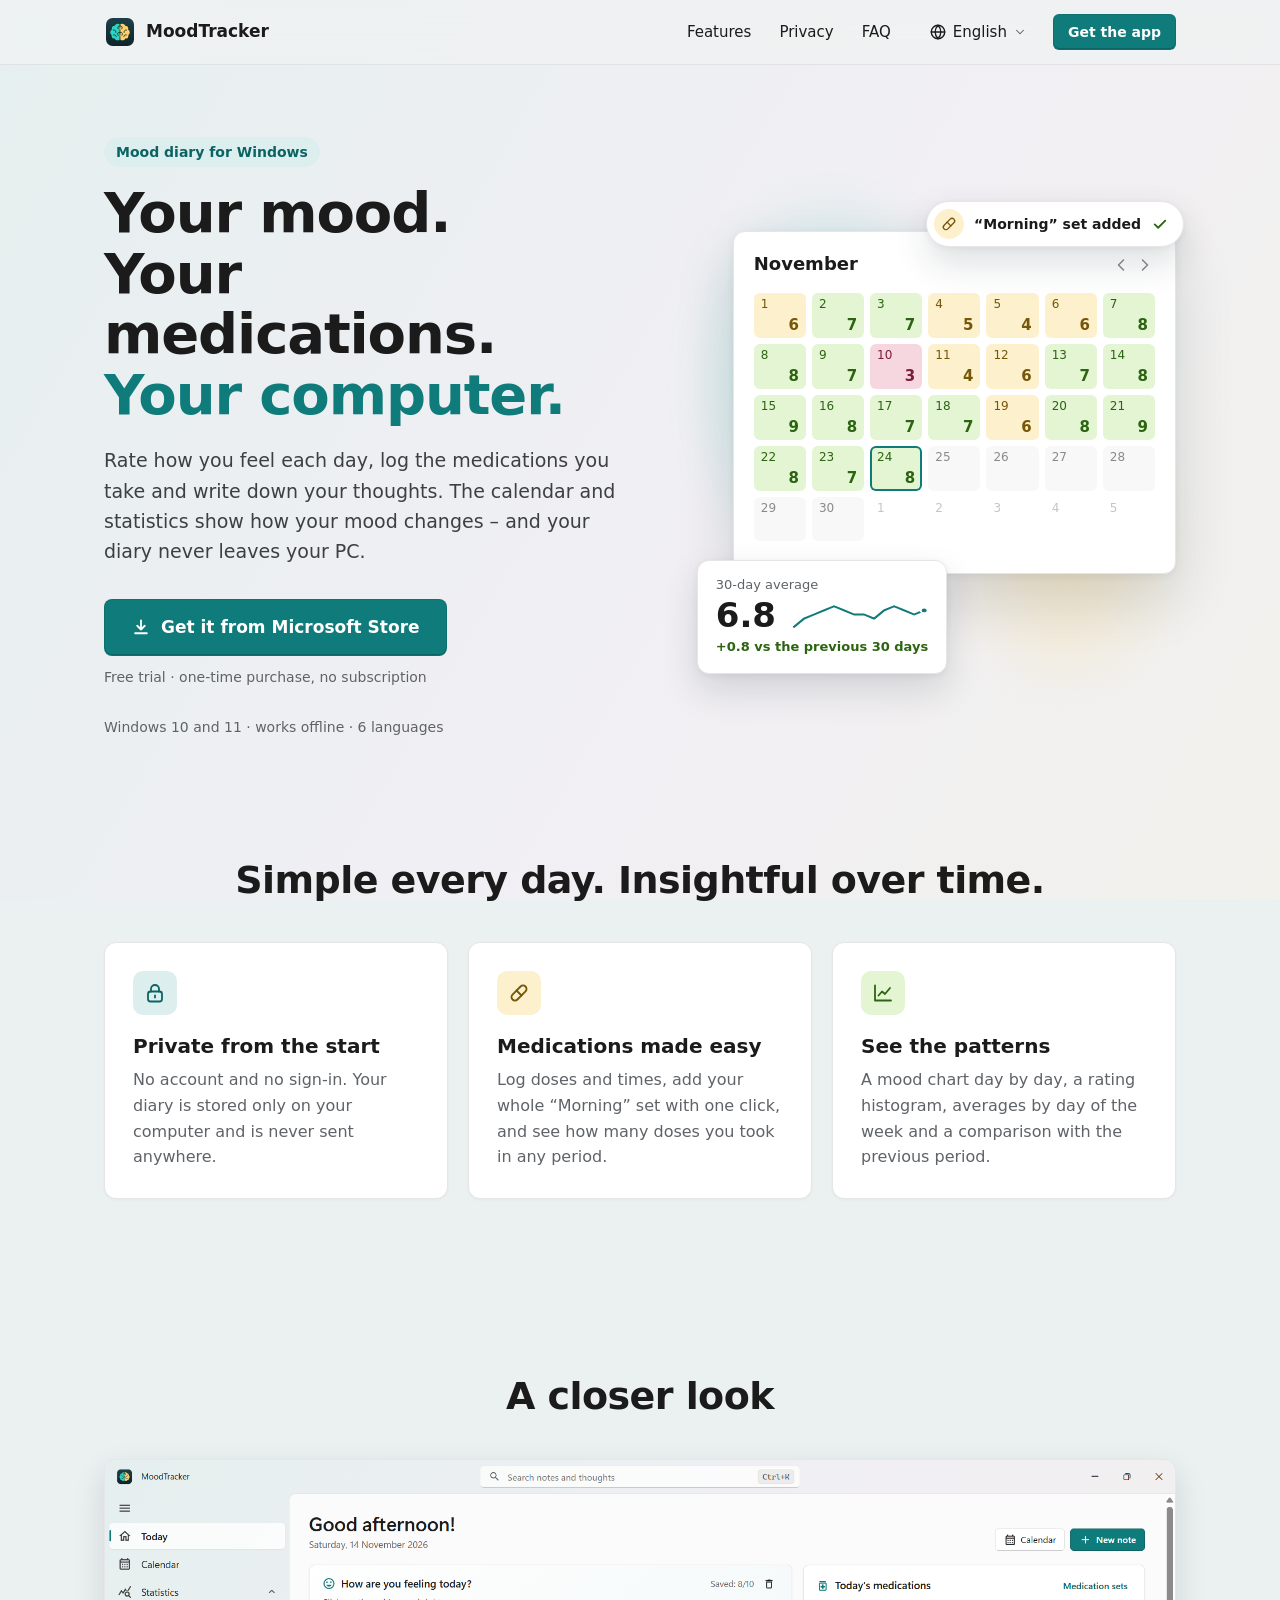
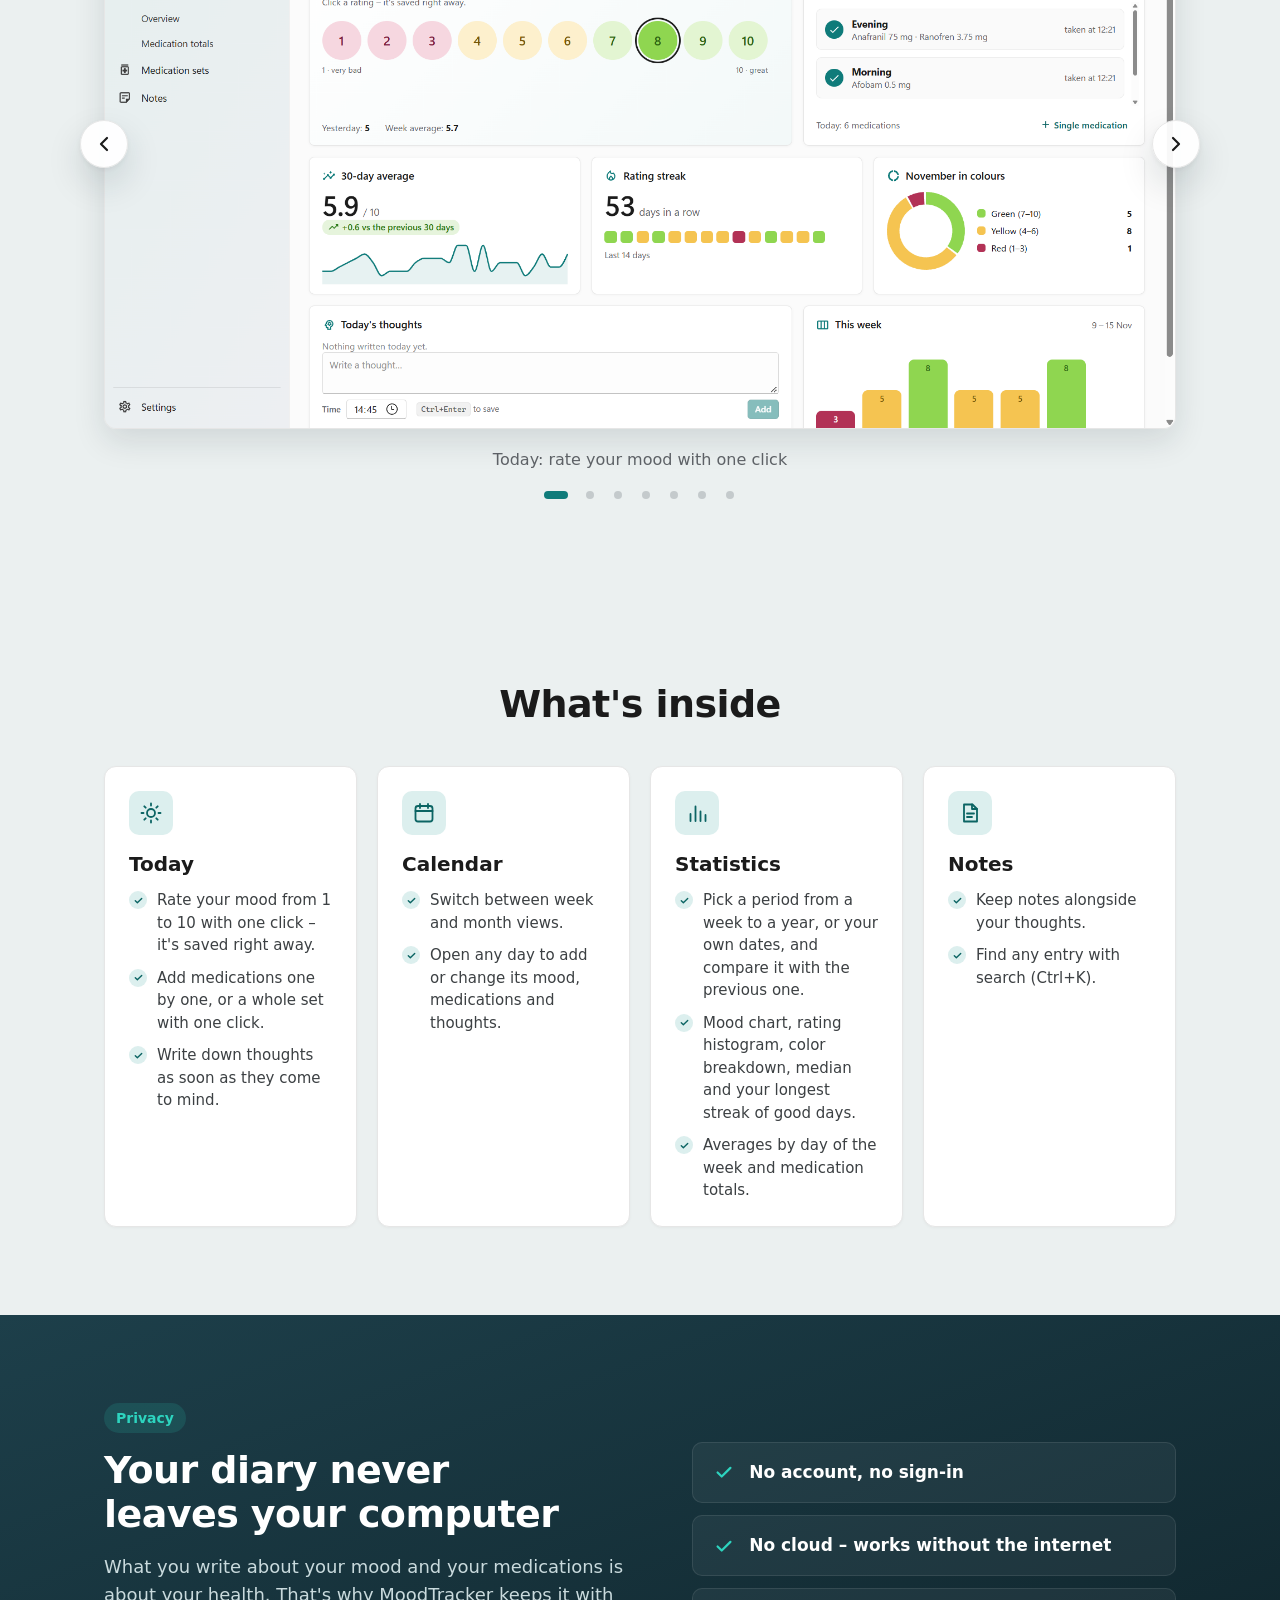
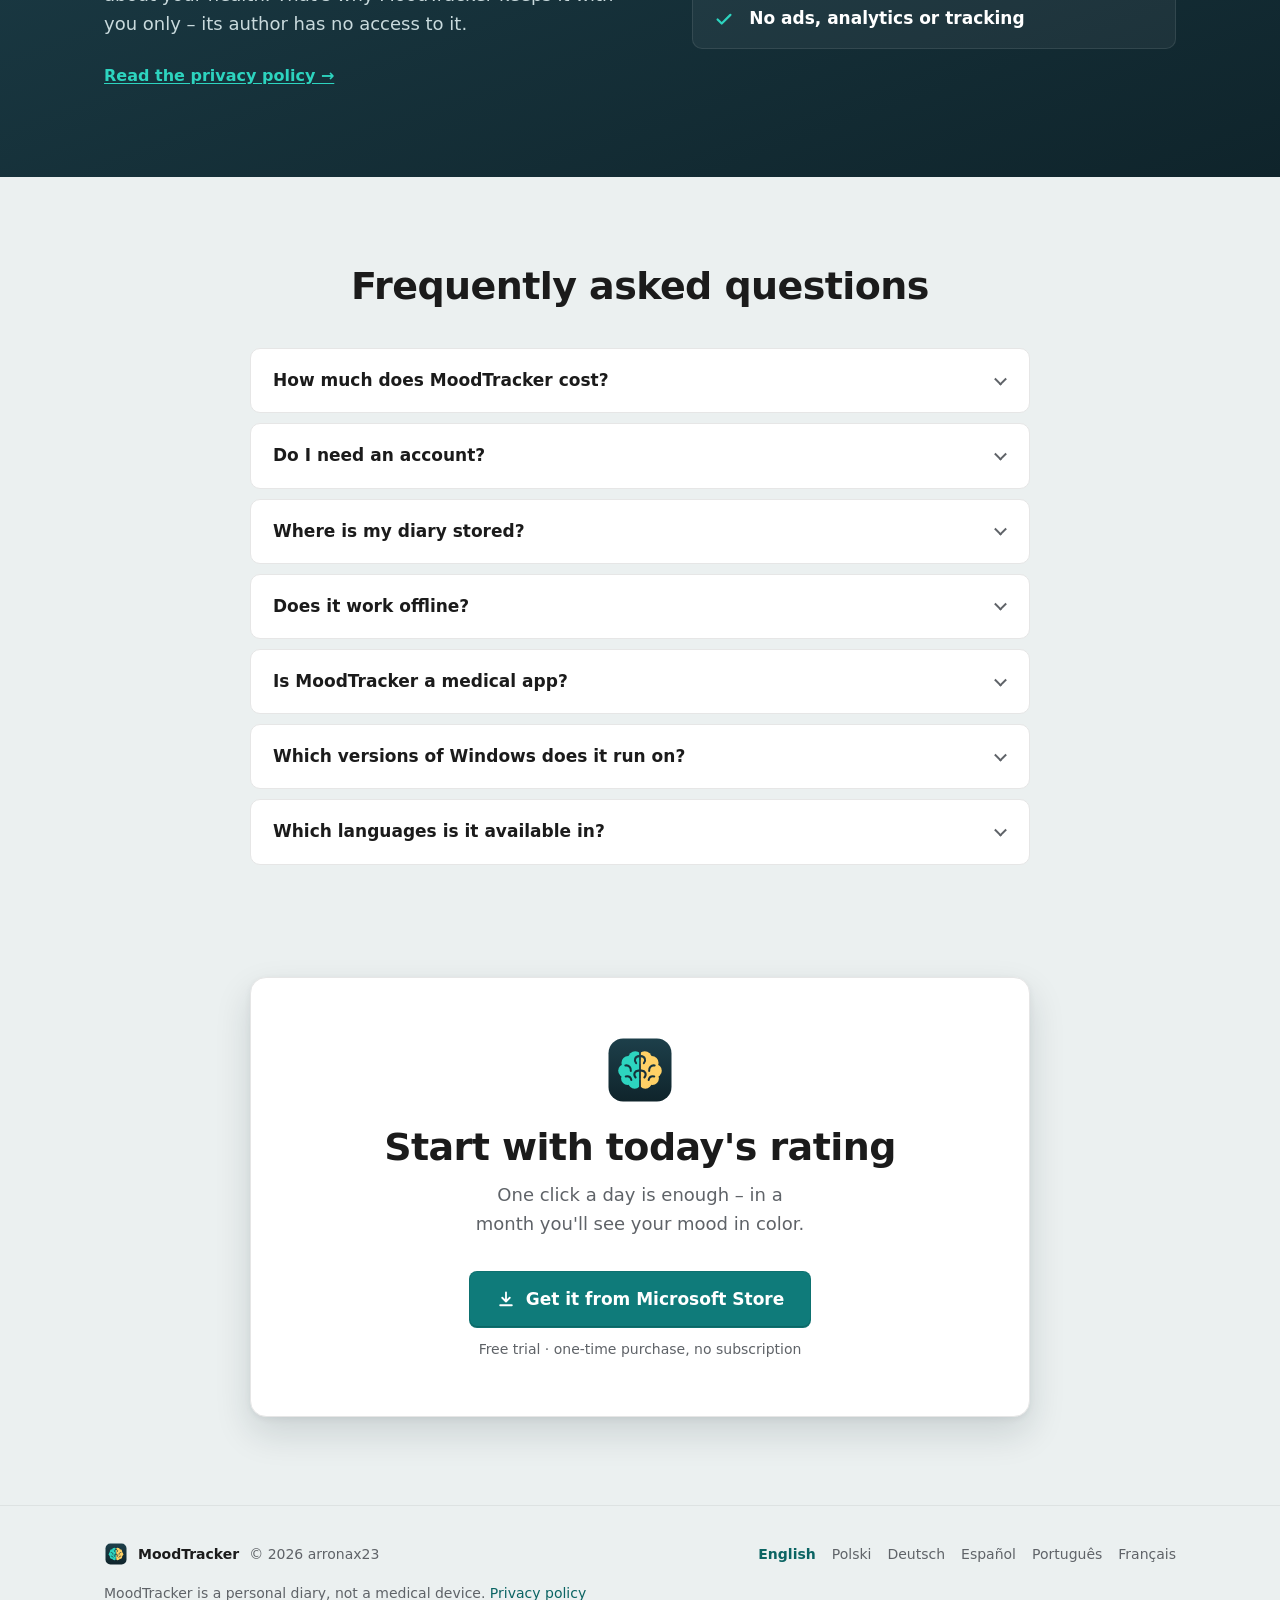
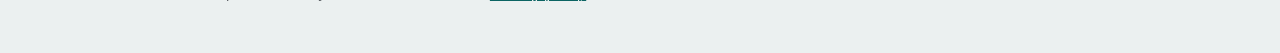
<file: index.html>
<!doctype html>
<!-- Generated by scripts/build-website.ps1 from website/template.html. -->
<html lang="en">
  <head>
    <meta charset="utf-8">
    <meta name="viewport" content="width=device-width, initial-scale=1">
    <title>MoodTracker – a private mood diary for Windows</title>
    <meta name="description" content="Rate your mood from 1 to 10, log medications and thoughts, and see how you feel over weeks and months. No account, no cloud – your diary stays on your PC.">
    <link rel="canonical" href="https://arronax23.github.io/moodtracker-app/">
    <link rel="alternate" hreflang="en" href="https://arronax23.github.io/moodtracker-app/">
    <link rel="alternate" hreflang="pl" href="https://arronax23.github.io/moodtracker-app/pl/">
    <link rel="alternate" hreflang="de" href="https://arronax23.github.io/moodtracker-app/de/">
    <link rel="alternate" hreflang="es" href="https://arronax23.github.io/moodtracker-app/es/">
    <link rel="alternate" hreflang="pt" href="https://arronax23.github.io/moodtracker-app/pt/">
    <link rel="alternate" hreflang="fr" href="https://arronax23.github.io/moodtracker-app/fr/">
    <link rel="alternate" hreflang="x-default" href="https://arronax23.github.io/moodtracker-app/">
    <meta property="og:type" content="website">
    <meta property="og:site_name" content="MoodTracker">
    <meta property="og:title" content="MoodTracker – a private mood diary for Windows">
    <meta property="og:description" content="Rate your mood from 1 to 10, log medications and thoughts, and see how you feel over weeks and months. No account, no cloud – your diary stays on your PC.">
    <meta property="og:url" content="https://arronax23.github.io/moodtracker-app/">
    <meta property="og:locale" content="en_US">
    <meta property="og:image" content="https://arronax23.github.io/moodtracker-app/assets/social-card.png">
    <meta property="og:image:width" content="1200">
    <meta property="og:image:height" content="630">
    <meta name="twitter:card" content="summary_large_image">
    <meta name="theme-color" content="#0f7b7a">
    <link rel="icon" href="assets/logo.svg" type="image/svg+xml">
    <link rel="apple-touch-icon" href="assets/logo.png">
    <link rel="stylesheet" href="assets/style.css">
  </head>
  <body>
    <a class="skip" href="#main">Skip to content</a>

    <header class="top">
      <div class="wrap top-inner">
        <a class="brand" href="./">
          <img src="assets/logo.svg" width="32" height="32" alt="">
          <span>MoodTracker</span>
        </a>
        <nav class="nav">
          <a href="#features">Features</a>
          <a href="#privacy">Privacy</a>
          <a href="#faq">FAQ</a>
        </nav>
        <details class="lang">
          <summary>
            <svg viewBox="0 0 24 24" aria-hidden="true"><circle cx="12" cy="12" r="9"/><path d="M3 12h18M12 3c2.5 2.6 3.8 5.6 3.8 9s-1.3 6.4-3.8 9c-2.5-2.6-3.8-5.6-3.8-9S9.5 5.6 12 3z"/></svg>
            <span class="sr">Language:</span>
            <span class="lang-name">English</span>
            <svg class="chevron" viewBox="0 0 24 24" aria-hidden="true"><path d="m6 9 6 6 6-6"/></svg>
          </summary>
          <ul>
            <li><a href="./" hreflang="en" lang="en" aria-current="page">English</a></li>
            <li><a href="pl/" hreflang="pl" lang="pl">Polski</a></li>
            <li><a href="de/" hreflang="de" lang="de">Deutsch</a></li>
            <li><a href="es/" hreflang="es" lang="es">Español</a></li>
            <li><a href="pt/" hreflang="pt" lang="pt-PT">Português</a></li>
            <li><a href="fr/" hreflang="fr" lang="fr">Français</a></li>
          </ul>
        </details>
        <a class="btn btn-small" href="https://apps.microsoft.com/detail/9PDT5LCNSN78?hl=en-us&amp;cid=website-en">Get the app</a>
      </div>
    </header>

    <main id="main">
      <section class="hero">
        <div class="wrap hero-inner">
          <div class="hero-text">
            <p class="eyebrow">Mood diary for Windows</p>
            <h1><span>Your mood.</span> <span>Your medications.</span> <span class="accent">Your computer.</span></h1>
            <p class="lead">Rate how you feel each day, log the medications you take and write down your thoughts. The calendar and statistics show how your mood changes – and your diary never leaves your PC.</p>
            <div class="cta">
              <a class="btn btn-large" href="https://apps.microsoft.com/detail/9PDT5LCNSN78?hl=en-us&amp;cid=website-en">
                <svg viewBox="0 0 24 24" aria-hidden="true"><path d="M12 4v11m-4.5-4.5L12 15l4.5-4.5M5 19.5h14"/></svg>
                Get it from Microsoft Store
              </a>
              <p class="cta-note">Free trial · one-time purchase, no subscription</p>
            </div>
            <p class="hero-meta">Windows 10 and 11 · works offline · 6 languages</p>
          </div>

          <!-- An illustration of what the app shows: a month in the colors of the mood, the average, a medication set. -->
          <div class="hero-art" aria-hidden="true">
            <div class="float float-chip">
              <span class="chip-icon"><svg viewBox="0 0 24 24"><rect x="2.8" y="8.5" width="18.4" height="7" rx="3.5" transform="rotate(-45 12 12)"/><path d="m9.5 9.5 5 5"/></svg></span>
              <span>“Morning” set added</span>
              <svg class="chip-check" viewBox="0 0 24 24"><path d="m5 12.5 4.5 4.5L19 7.5"/></svg>
            </div>
            <div class="window">
              <div class="window-bar">
                <span>November</span>
                <span class="arrows">
                  <svg viewBox="0 0 24 24"><path d="m15 6-6 6 6 6"/></svg>
                  <svg viewBox="0 0 24 24"><path d="m9 6 6 6-6 6"/></svg>
                </span>
              </div>
              <div class="grid">
                <span class="day y"><span>1</span><b>6</b></span>
                <span class="day g"><span>2</span><b>7</b></span>
                <span class="day g"><span>3</span><b>7</b></span>
                <span class="day y"><span>4</span><b>5</b></span>
                <span class="day y"><span>5</span><b>4</b></span>
                <span class="day y"><span>6</span><b>6</b></span>
                <span class="day g"><span>7</span><b>8</b></span>
                <span class="day g"><span>8</span><b>8</b></span>
                <span class="day g"><span>9</span><b>7</b></span>
                <span class="day r"><span>10</span><b>3</b></span>
                <span class="day y"><span>11</span><b>4</b></span>
                <span class="day y"><span>12</span><b>6</b></span>
                <span class="day g"><span>13</span><b>7</b></span>
                <span class="day g"><span>14</span><b>8</b></span>
                <span class="day g"><span>15</span><b>9</b></span>
                <span class="day g"><span>16</span><b>8</b></span>
                <span class="day g"><span>17</span><b>7</b></span>
                <span class="day g"><span>18</span><b>7</b></span>
                <span class="day y"><span>19</span><b>6</b></span>
                <span class="day g"><span>20</span><b>8</b></span>
                <span class="day g"><span>21</span><b>9</b></span>
                <span class="day g"><span>22</span><b>8</b></span>
                <span class="day g"><span>23</span><b>7</b></span>
                <span class="day g today"><span>24</span><b>8</b></span>
                <span class="day future"><span>25</span></span>
                <span class="day future"><span>26</span></span>
                <span class="day future"><span>27</span></span>
                <span class="day future"><span>28</span></span>
                <span class="day future"><span>29</span></span>
                <span class="day future"><span>30</span></span>
                <span class="day out"><span>1</span></span>
                <span class="day out"><span>2</span></span>
                <span class="day out"><span>3</span></span>
                <span class="day out"><span>4</span></span>
                <span class="day out"><span>5</span></span>
              </div>
            </div>
            <div class="float float-stat">
              <span class="stat-label">30-day average</span>
              <span class="stat-row">
                <span class="stat-value">6.8</span>
                <svg class="spark" viewBox="-4 -4 138 48" preserveAspectRatio="none">
                  <polyline points="0,34.5 10,23.5 20,18 30,12.5 40,7 50,12.5 60,18 70,18 80,23.5 90,12.5 100,7 110,12.5 120,18 130,12.5"/>
                  <circle cx="130" cy="12.5" r="3.5"/>
                </svg>
              </span>
              <span class="stat-delta">+0.8 vs the previous 30 days</span>
            </div>
          </div>
        </div>
      </section>

      <section class="section" aria-labelledby="pillars-title">
        <div class="wrap">
          <h2 class="section-title" id="pillars-title">Simple every day. Insightful over time.</h2>
          <div class="cards">
            <article class="card">
              <span class="icon icon-teal"><svg viewBox="0 0 24 24" aria-hidden="true"><rect x="5" y="10.5" width="14" height="10" rx="2.5"/><path d="M8 10.5V8a4 4 0 0 1 8 0v2.5M12 14.5v2"/></svg></span>
              <h3>Private from the start</h3>
              <p>No account and no sign-in. Your diary is stored only on your computer and is never sent anywhere.</p>
            </article>
            <article class="card">
              <span class="icon icon-yellow"><svg viewBox="0 0 24 24" aria-hidden="true"><rect x="2.8" y="8.5" width="18.4" height="7" rx="3.5" transform="rotate(-45 12 12)"/><path d="m9.5 9.5 5 5"/></svg></span>
              <h3>Medications made easy</h3>
              <p>Log doses and times, add your whole “Morning” set with one click, and see how many doses you took in any period.</p>
            </article>
            <article class="card">
              <span class="icon icon-green"><svg viewBox="0 0 24 24" aria-hidden="true"><path d="M4 4.5v15h16"/><path d="m7.5 14.5 3.5-4 3 2.5 5-6"/></svg></span>
              <h3>See the patterns</h3>
              <p>A mood chart day by day, a rating histogram, averages by day of the week and a comparison with the previous period.</p>
            </article>
          </div>
        </div>
      </section>

      <section class="section" aria-labelledby="screens-title">
        <div class="wrap">
          <h2 class="section-title" id="screens-title">A closer look</h2>
          <div class="carousel" role="group" aria-roledescription="carousel" aria-labelledby="screens-title">
            <div class="carousel-frame">
              <div class="carousel-track" tabindex="0" aria-labelledby="screens-title">
                <div class="slide" role="group" aria-roledescription="slide" aria-label="1 / 7">
                  <img src="assets/screenshots/en/1.png" width="1920" height="1020" alt="Today: rate your mood with one click" loading="lazy" decoding="async">
                </div>
                <div class="slide" role="group" aria-roledescription="slide" aria-label="2 / 7">
                  <img src="assets/screenshots/en/2.png" width="1920" height="1020" alt="Calendar: mood, medications and thoughts for each day" loading="lazy" decoding="async">
                </div>
                <div class="slide" role="group" aria-roledescription="slide" aria-label="3 / 7">
                  <img src="assets/screenshots/en/3.png" width="1920" height="1020" alt="Month view: the whole month in the colours of your mood" loading="lazy" decoding="async">
                </div>
                <div class="slide" role="group" aria-roledescription="slide" aria-label="4 / 7">
                  <img src="assets/screenshots/en/4.png" width="1920" height="1020" alt="Statistics for any period" loading="lazy" decoding="async">
                </div>
                <div class="slide" role="group" aria-roledescription="slide" aria-label="5 / 7">
                  <img src="assets/screenshots/en/5.png" width="1920" height="1020" alt="Medication sets: several medications with one click" loading="lazy" decoding="async">
                </div>
                <div class="slide" role="group" aria-roledescription="slide" aria-label="6 / 7">
                  <img src="assets/screenshots/en/6.png" width="1920" height="1020" alt="Notes: all your thoughts and notes in one place" loading="lazy" decoding="async">
                </div>
                <div class="slide" role="group" aria-roledescription="slide" aria-label="7 / 7">
                  <img src="assets/screenshots/en/7.png" width="1920" height="1020" alt="Settings: your diary file stays on your computer" loading="lazy" decoding="async">
                </div>
              </div>
              <button type="button" class="carousel-arrow carousel-prev" aria-label="Previous screenshot" hidden><svg viewBox="0 0 24 24" aria-hidden="true"><path d="m15 6-6 6 6 6"/></svg></button>
              <button type="button" class="carousel-arrow carousel-next" aria-label="Next screenshot" hidden><svg viewBox="0 0 24 24" aria-hidden="true"><path d="m9 6 6 6-6 6"/></svg></button>
            </div>
            <p class="carousel-caption" aria-hidden="true">Today: rate your mood with one click</p>
            <div class="carousel-dots" hidden>
              <button type="button" aria-label="Today: rate your mood with one click" aria-current="true"></button>
              <button type="button" aria-label="Calendar: mood, medications and thoughts for each day"></button>
              <button type="button" aria-label="Month view: the whole month in the colours of your mood"></button>
              <button type="button" aria-label="Statistics for any period"></button>
              <button type="button" aria-label="Medication sets: several medications with one click"></button>
              <button type="button" aria-label="Notes: all your thoughts and notes in one place"></button>
              <button type="button" aria-label="Settings: your diary file stays on your computer"></button>
            </div>
          </div>
        </div>
      </section>

      <section class="section" id="features" aria-labelledby="features-title">
        <div class="wrap">
          <h2 class="section-title" id="features-title">What's inside</h2>
          <div class="features">
            <article class="card feature">
              <span class="icon icon-teal"><svg viewBox="0 0 24 24" aria-hidden="true"><circle cx="12" cy="12" r="4"/><path d="M12 2.5v2M12 19.5v2M2.5 12h2M19.5 12h2M5.3 5.3l1.4 1.4M17.3 17.3l1.4 1.4M5.3 18.7l1.4-1.4M17.3 6.7l1.4-1.4"/></svg></span>
              <h3>Today</h3>
              <ul class="checks">
                <li>Rate your mood from 1 to 10 with one click – it's saved right away.</li>
                <li>Add medications one by one, or a whole set with one click.</li>
                <li>Write down thoughts as soon as they come to mind.</li>
              </ul>
            </article>
            <article class="card feature">
              <span class="icon icon-teal"><svg viewBox="0 0 24 24" aria-hidden="true"><rect x="3.5" y="5" width="17" height="15.5" rx="2.5"/><path d="M3.5 10h17M8 3v4M16 3v4"/></svg></span>
              <h3>Calendar</h3>
              <ul class="checks">
                <li>Switch between week and month views.</li>
                <li>Open any day to add or change its mood, medications and thoughts.</li>
              </ul>
            </article>
            <article class="card feature">
              <span class="icon icon-teal"><svg viewBox="0 0 24 24" aria-hidden="true"><path d="M5.5 20v-7M10.5 20V5.5M15.5 20v-9.5M20.5 20v-6"/></svg></span>
              <h3>Statistics</h3>
              <ul class="checks">
                <li>Pick a period from a week to a year, or your own dates, and compare it with the previous one.</li>
                <li>Mood chart, rating histogram, color breakdown, median and your longest streak of good days.</li>
                <li>Averages by day of the week and medication totals.</li>
              </ul>
            </article>
            <article class="card feature">
              <span class="icon icon-teal"><svg viewBox="0 0 24 24" aria-hidden="true"><path d="M6 3.5h8.5L19 8v12.5H6z"/><path d="M14 3.5V8h5M9 12.5h7M9 16h5"/></svg></span>
              <h3>Notes</h3>
              <ul class="checks">
                <li>Keep notes alongside your thoughts.</li>
                <li>Find any entry with search (Ctrl+K).</li>
              </ul>
            </article>
          </div>
        </div>
      </section>

      <section class="band" id="privacy" aria-labelledby="privacy-title">
        <div class="wrap band-inner">
          <div>
            <p class="eyebrow">Privacy</p>
            <h2 class="section-title" id="privacy-title">Your diary never leaves your computer</h2>
            <p class="band-text">What you write about your mood and your medications is about your health. That's why MoodTracker keeps it with you only – its author has no access to it.</p>
            <a class="band-link" href="https://arronax23.github.io/moodtracker-privacy/?lang=en">Read the privacy policy &rarr;</a>
          </div>
          <ul class="band-list">
            <li><svg viewBox="0 0 24 24" aria-hidden="true"><path d="m5 12.5 4.5 4.5L19 7.5"/></svg>No account, no sign-in</li>
            <li><svg viewBox="0 0 24 24" aria-hidden="true"><path d="m5 12.5 4.5 4.5L19 7.5"/></svg>No cloud – works without the internet</li>
            <li><svg viewBox="0 0 24 24" aria-hidden="true"><path d="m5 12.5 4.5 4.5L19 7.5"/></svg>No ads, analytics or tracking</li>
          </ul>
        </div>
      </section>

      <section class="section" id="faq" aria-labelledby="faq-title">
        <div class="wrap">
          <h2 class="section-title" id="faq-title">Frequently asked questions</h2>
          <div class="faq">
            <details>
              <summary>How much does MoodTracker cost?</summary>
              <p>You buy MoodTracker once in the Microsoft Store – there's no subscription. You can try it for free first. The Store shows the current price in your currency.</p>
            </details>
            <details>
              <summary>Do I need an account?</summary>
              <p>No. Install the app and start right away – there's nothing to sign up for.</p>
            </details>
            <details>
              <summary>Where is my diary stored?</summary>
              <p>Only on your computer, in the MoodTracker folder of your Windows user folder. The app doesn't send it anywhere, and its author can't see it. The diary stays there when you uninstall the app, so reinstalling brings your entries back – and you can delete it any time in Settings.</p>
            </details>
            <details>
              <summary>Does it work offline?</summary>
              <p>Yes. You need the internet only to install and update the app from the Microsoft Store.</p>
            </details>
            <details>
              <summary>Is MoodTracker a medical app?</summary>
              <p>No. It's a personal diary, not a medical device, and it doesn't give medical advice. You can show your statistics to your doctor or therapist – always talk to your doctor about your treatment.</p>
            </details>
            <details>
              <summary>Which versions of Windows does it run on?</summary>
              <p>Windows 11 and Windows 10, version 1809 or newer.</p>
            </details>
            <details>
              <summary>Which languages is it available in?</summary>
              <p>English, Polish, German, Spanish, Portuguese and French. You can change the language in Settings.</p>
            </details>
          </div>
        </div>
      </section>

      <section class="section final" aria-labelledby="final-title">
        <div class="wrap">
          <div class="final-card">
            <img src="assets/logo.svg" width="72" height="72" alt="">
            <h2 class="section-title" id="final-title">Start with today's rating</h2>
            <p>One click a day is enough – in a month you'll see your mood in color.</p>
            <div class="cta">
              <a class="btn btn-large" href="https://apps.microsoft.com/detail/9PDT5LCNSN78?hl=en-us&amp;cid=website-en">
                <svg viewBox="0 0 24 24" aria-hidden="true"><path d="M12 4v11m-4.5-4.5L12 15l4.5-4.5M5 19.5h14"/></svg>
                Get it from Microsoft Store
              </a>
              <p class="cta-note">Free trial · one-time purchase, no subscription</p>
            </div>
          </div>
        </div>
      </section>
    </main>

    <footer class="foot">
      <div class="wrap foot-inner">
        <div class="foot-brand">
          <img src="assets/logo.svg" width="24" height="24" alt="">
          <span>MoodTracker</span>
          <small>© 2026 arronax23</small>
        </div>
        <ul class="foot-langs" aria-label="Language">
          <li><a href="./" hreflang="en" lang="en" aria-current="page">English</a></li>
            <li><a href="pl/" hreflang="pl" lang="pl">Polski</a></li>
            <li><a href="de/" hreflang="de" lang="de">Deutsch</a></li>
            <li><a href="es/" hreflang="es" lang="es">Español</a></li>
            <li><a href="pt/" hreflang="pt" lang="pt-PT">Português</a></li>
            <li><a href="fr/" hreflang="fr" lang="fr">Français</a></li>
        </ul>
        <p class="foot-note">MoodTracker is a personal diary, not a medical device. <a href="https://arronax23.github.io/moodtracker-privacy/?lang=en">Privacy policy</a></p>
      </div>
    </footer>

    <script>
      // The language menu closes on a click outside it and on Escape.
      (function () {
        var menu = document.querySelector("details.lang");
        document.addEventListener("click", function (e) {
          if (menu.open && !menu.contains(e.target)) menu.open = false;
        });
        document.addEventListener("keydown", function (e) {
          if (e.key === "Escape" && menu.open) {
            menu.open = false;
            menu.querySelector("summary").focus();
          }
        });
      })();

      // The screenshot carousel: the arrows, the dots and the arrow keys scroll the track; the caption and
      // the current dot follow the screenshot in view, also after a swipe. The last arrow click goes around.
      (function () {
        var carousel = document.querySelector(".carousel");
        if (!carousel) return;
        var track = carousel.querySelector(".carousel-track");
        var images = track.querySelectorAll("img");
        var caption = carousel.querySelector(".carousel-caption");
        var dotList = carousel.querySelector(".carousel-dots");
        var dots = dotList.querySelectorAll("button");
        var prev = carousel.querySelector(".carousel-prev");
        var next = carousel.querySelector(".carousel-next");
        var count = images.length;
        var current = 0;
        var target = null;
        var timer = 0;
        var frame = 0;
        if (count < 2) return;

        function select(index) {
          current = index;
          caption.textContent = images[index].alt;
          for (var i = 0; i < count; i++) {
            if (i === index) dots[i].setAttribute("aria-current", "true");
            else dots[i].removeAttribute("aria-current");
          }
        }

        // Selects at once, so that quick clicks count; the scroll events on the way don't change it.
        function go(index) {
          index = (index + count) % count;
          target = index;
          select(index);
          track.scrollTo({ left: index * track.clientWidth });
          clearTimeout(timer);
          timer = setTimeout(function () { target = null; sync(); }, 1000);
        }

        function sync() {
          var index = Math.min(count - 1, Math.max(0, Math.round(track.scrollLeft / track.clientWidth)));
          if (target !== null) {
            if (index === target) target = null;
            return;
          }
          if (index !== current) select(index);
        }

        prev.hidden = next.hidden = dotList.hidden = false;
        prev.addEventListener("click", function () { go(current - 1); });
        next.addEventListener("click", function () { go(current + 1); });
        Array.prototype.forEach.call(dots, function (dot, i) {
          dot.addEventListener("click", function () { go(i); });
        });
        track.addEventListener("keydown", function (e) {
          if (e.key !== "ArrowLeft" && e.key !== "ArrowRight") return;
          e.preventDefault();
          go(current + (e.key === "ArrowRight" ? 1 : -1));
        });
        track.addEventListener("scroll", function () {
          if (!frame) frame = requestAnimationFrame(function () { frame = 0; sync(); });
        });

        // A lazy image outside the visible part of a sideways track loads only when scrolled to. All of
        // them load once the carousel is near, so that no screenshot shows up empty.
        if ("IntersectionObserver" in window) {
          var observer = new IntersectionObserver(function (entries) {
            if (!entries[0].isIntersecting) return;
            Array.prototype.forEach.call(images, function (img) { img.loading = "eager"; });
            observer.disconnect();
          }, { rootMargin: "800px 0px" });
          observer.observe(carousel);
        }
      })();
    </script>
    <script data-goatcounter="https://moodtracker.goatcounter.com/count" async src="https://gc.zgo.at/count.js"></script>
  </body>
</html>
</file>
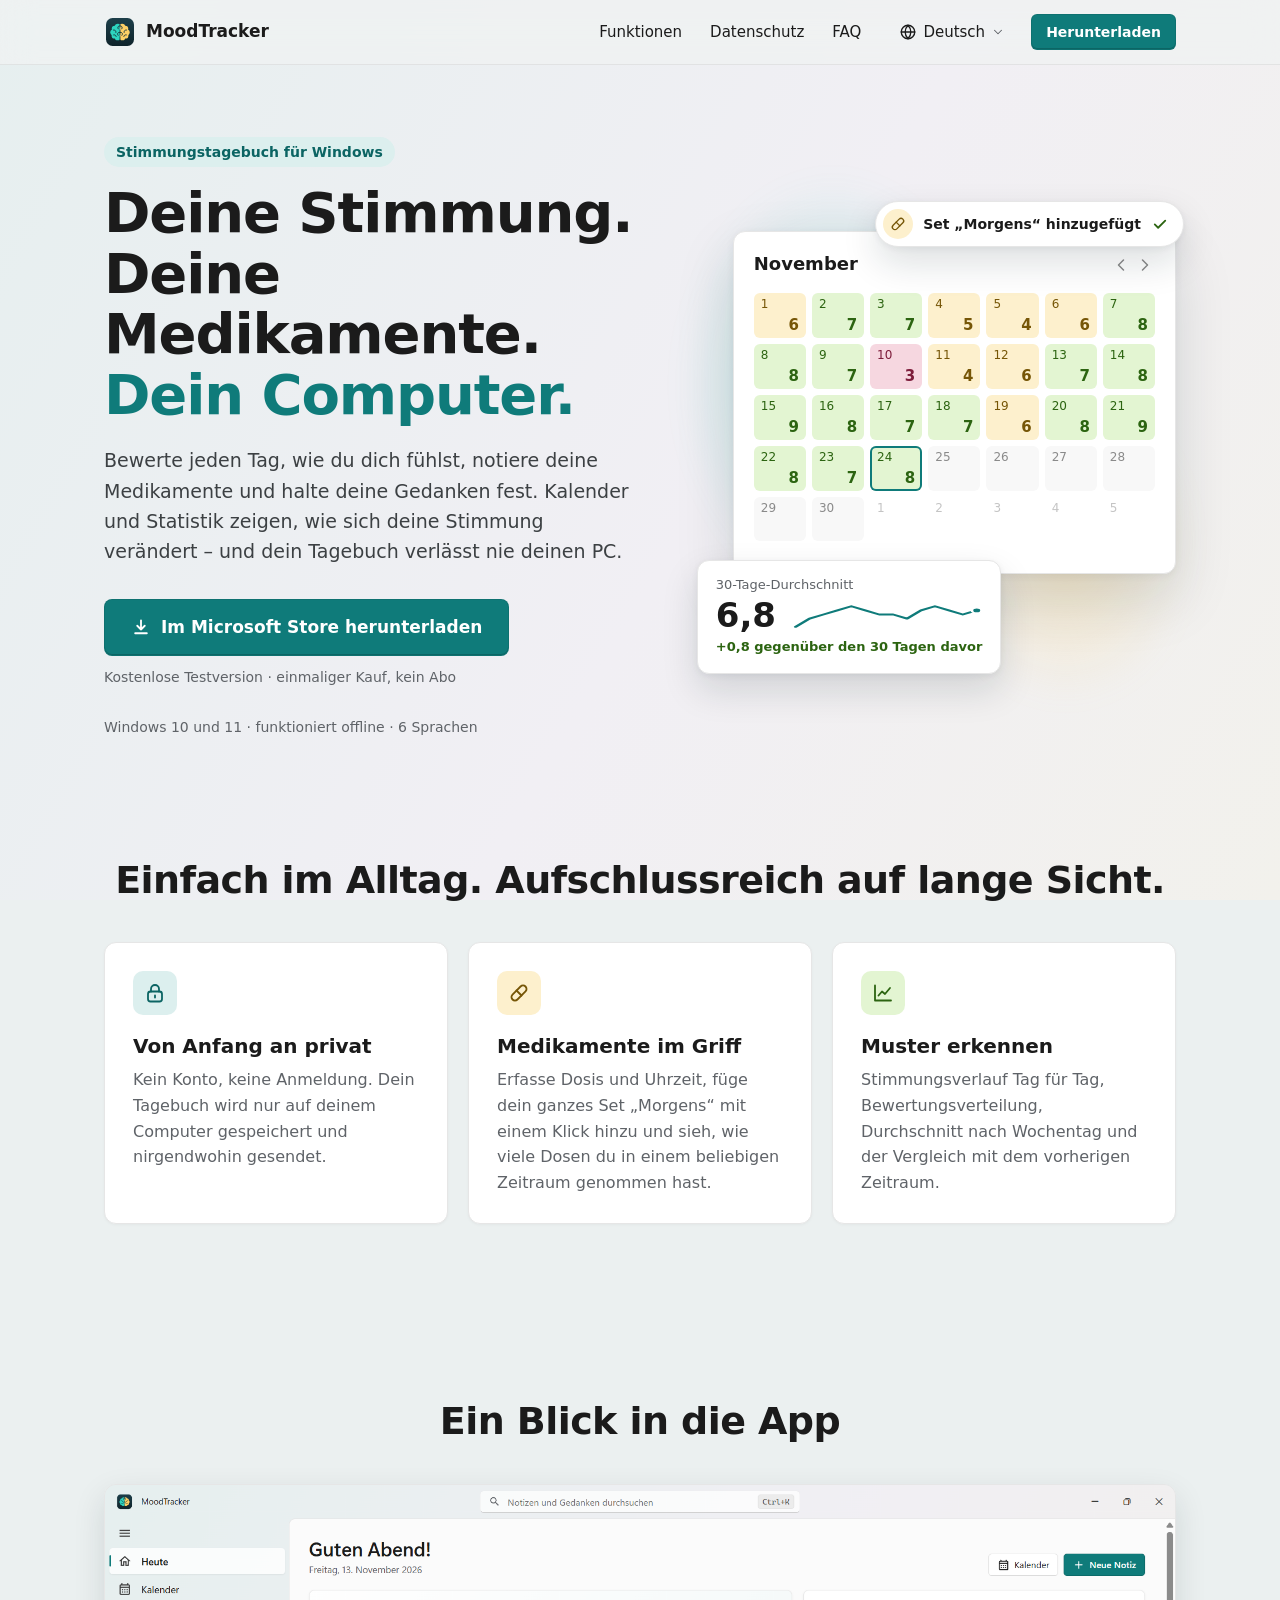
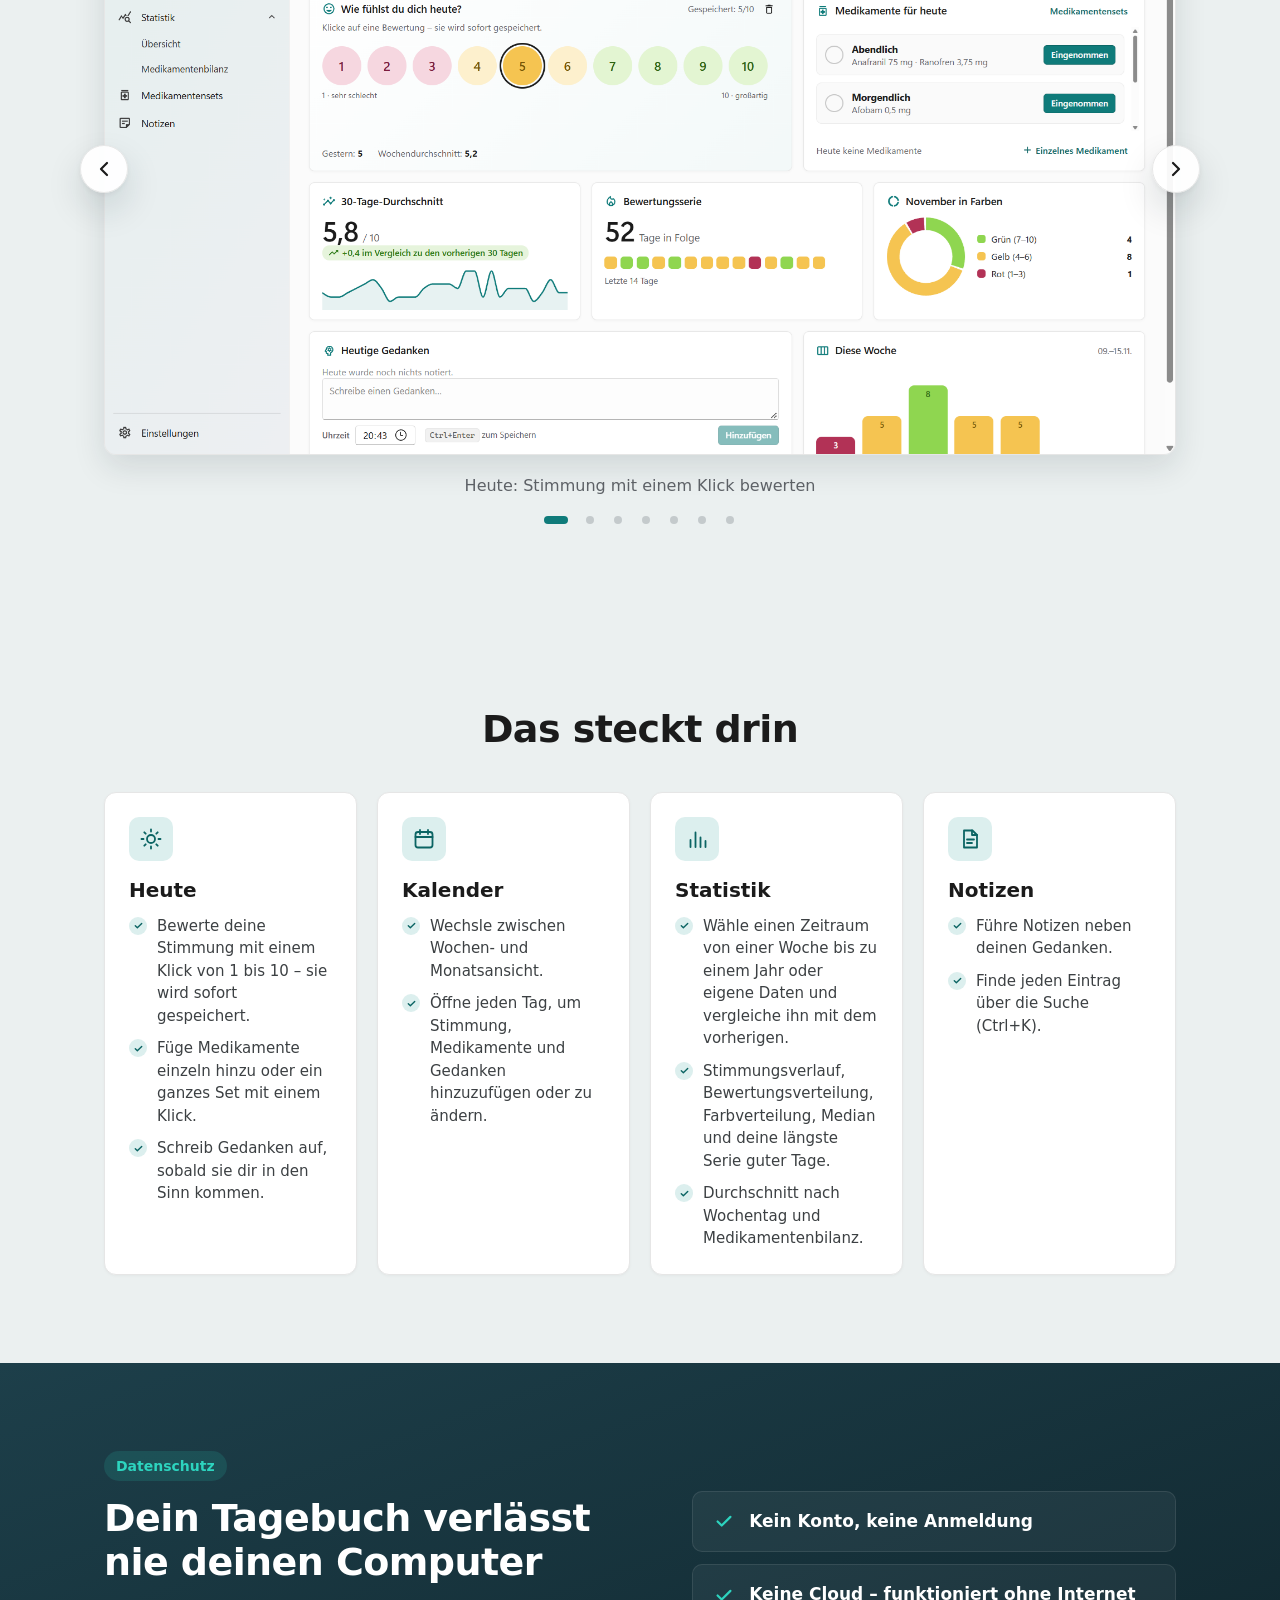
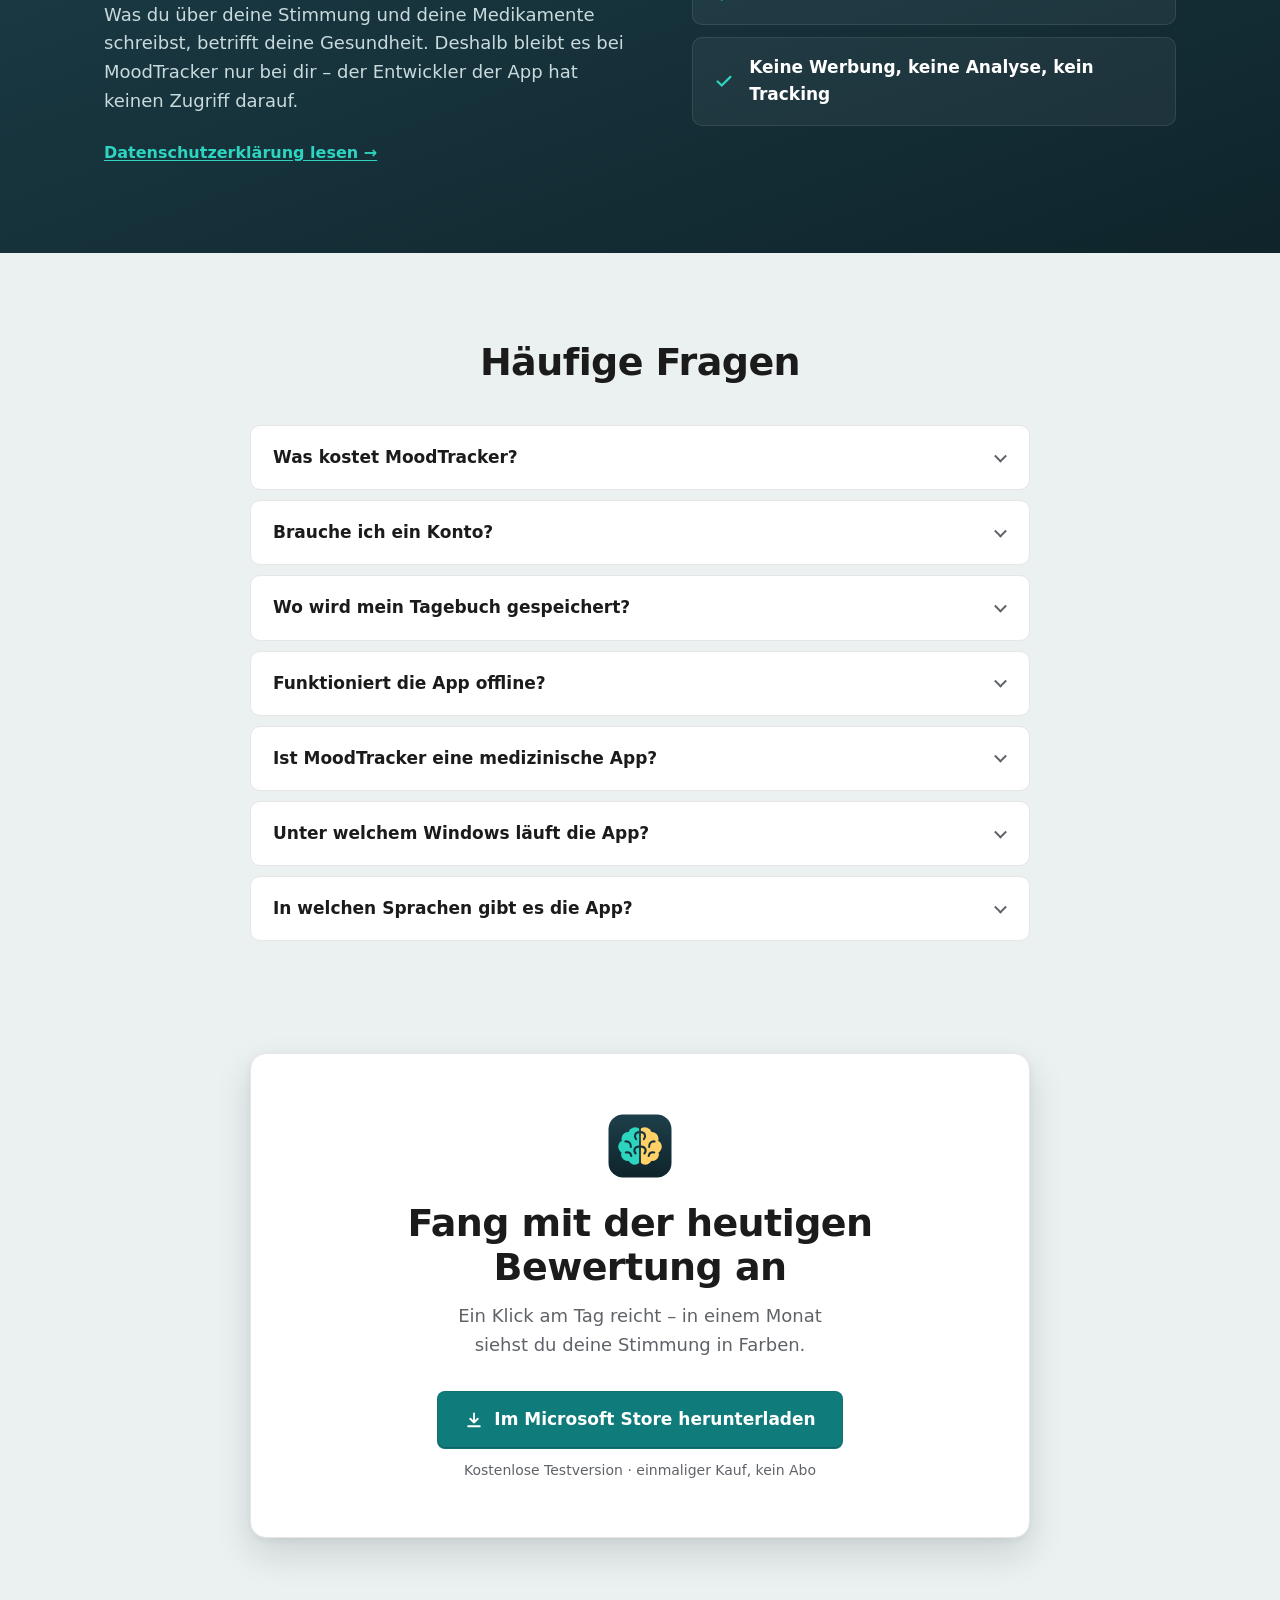
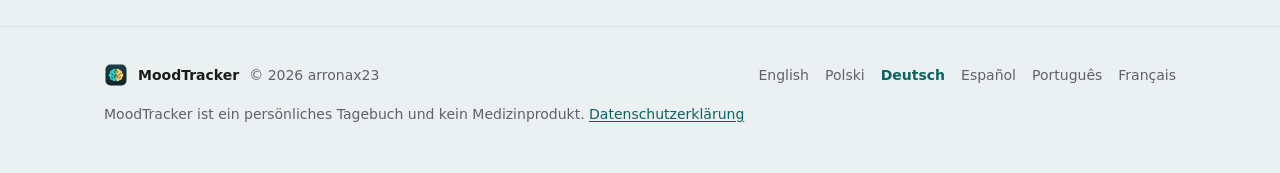
<file: de/index.html>
<!doctype html>
<!-- Generated by scripts/build-website.ps1 from website/template.html. -->
<html lang="de">
  <head>
    <meta charset="utf-8">
    <meta name="viewport" content="width=device-width, initial-scale=1">
    <title>MoodTracker – ein privates Stimmungstagebuch für Windows</title>
    <meta name="description" content="Bewerte deine Stimmung von 1 bis 10, notiere Medikamente und Gedanken und sieh, wie es dir über Wochen und Monate geht. Ohne Konto, ohne Cloud – dein Tagebuch bleibt auf deinem PC.">
    <link rel="canonical" href="https://arronax23.github.io/moodtracker-app/de/">
    <link rel="alternate" hreflang="en" href="https://arronax23.github.io/moodtracker-app/">
    <link rel="alternate" hreflang="pl" href="https://arronax23.github.io/moodtracker-app/pl/">
    <link rel="alternate" hreflang="de" href="https://arronax23.github.io/moodtracker-app/de/">
    <link rel="alternate" hreflang="es" href="https://arronax23.github.io/moodtracker-app/es/">
    <link rel="alternate" hreflang="pt" href="https://arronax23.github.io/moodtracker-app/pt/">
    <link rel="alternate" hreflang="fr" href="https://arronax23.github.io/moodtracker-app/fr/">
    <link rel="alternate" hreflang="x-default" href="https://arronax23.github.io/moodtracker-app/">
    <meta property="og:type" content="website">
    <meta property="og:site_name" content="MoodTracker">
    <meta property="og:title" content="MoodTracker – ein privates Stimmungstagebuch für Windows">
    <meta property="og:description" content="Bewerte deine Stimmung von 1 bis 10, notiere Medikamente und Gedanken und sieh, wie es dir über Wochen und Monate geht. Ohne Konto, ohne Cloud – dein Tagebuch bleibt auf deinem PC.">
    <meta property="og:url" content="https://arronax23.github.io/moodtracker-app/de/">
    <meta property="og:locale" content="de_DE">
    <meta property="og:image" content="https://arronax23.github.io/moodtracker-app/assets/social-card.png">
    <meta property="og:image:width" content="1200">
    <meta property="og:image:height" content="630">
    <meta name="twitter:card" content="summary_large_image">
    <meta name="theme-color" content="#0f7b7a">
    <link rel="icon" href="../assets/logo.svg" type="image/svg+xml">
    <link rel="apple-touch-icon" href="../assets/logo.png">
    <link rel="stylesheet" href="../assets/style.css">
  </head>
  <body>
    <a class="skip" href="#main">Zum Inhalt springen</a>

    <header class="top">
      <div class="wrap top-inner">
        <a class="brand" href="./">
          <img src="../assets/logo.svg" width="32" height="32" alt="">
          <span>MoodTracker</span>
        </a>
        <nav class="nav">
          <a href="#features">Funktionen</a>
          <a href="#privacy">Datenschutz</a>
          <a href="#faq">FAQ</a>
        </nav>
        <details class="lang">
          <summary>
            <svg viewBox="0 0 24 24" aria-hidden="true"><circle cx="12" cy="12" r="9"/><path d="M3 12h18M12 3c2.5 2.6 3.8 5.6 3.8 9s-1.3 6.4-3.8 9c-2.5-2.6-3.8-5.6-3.8-9S9.5 5.6 12 3z"/></svg>
            <span class="sr">Sprache:</span>
            <span class="lang-name">Deutsch</span>
            <svg class="chevron" viewBox="0 0 24 24" aria-hidden="true"><path d="m6 9 6 6 6-6"/></svg>
          </summary>
          <ul>
            <li><a href="../" hreflang="en" lang="en">English</a></li>
            <li><a href="../pl/" hreflang="pl" lang="pl">Polski</a></li>
            <li><a href="../de/" hreflang="de" lang="de" aria-current="page">Deutsch</a></li>
            <li><a href="../es/" hreflang="es" lang="es">Español</a></li>
            <li><a href="../pt/" hreflang="pt" lang="pt-PT">Português</a></li>
            <li><a href="../fr/" hreflang="fr" lang="fr">Français</a></li>
          </ul>
        </details>
        <a class="btn btn-small" href="https://apps.microsoft.com/detail/9PDT5LCNSN78?hl=de-de&amp;cid=website-de">Herunterladen</a>
      </div>
    </header>

    <main id="main">
      <section class="hero">
        <div class="wrap hero-inner">
          <div class="hero-text">
            <p class="eyebrow">Stimmungstagebuch für Windows</p>
            <h1><span>Deine Stimmung.</span> <span>Deine Medikamente.</span> <span class="accent">Dein Computer.</span></h1>
            <p class="lead">Bewerte jeden Tag, wie du dich fühlst, notiere deine Medikamente und halte deine Gedanken fest. Kalender und Statistik zeigen, wie sich deine Stimmung verändert – und dein Tagebuch verlässt nie deinen PC.</p>
            <div class="cta">
              <a class="btn btn-large" href="https://apps.microsoft.com/detail/9PDT5LCNSN78?hl=de-de&amp;cid=website-de">
                <svg viewBox="0 0 24 24" aria-hidden="true"><path d="M12 4v11m-4.5-4.5L12 15l4.5-4.5M5 19.5h14"/></svg>
                Im Microsoft Store herunterladen
              </a>
              <p class="cta-note">Kostenlose Testversion · einmaliger Kauf, kein Abo</p>
            </div>
            <p class="hero-meta">Windows 10 und 11 · funktioniert offline · 6 Sprachen</p>
          </div>

          <!-- An illustration of what the app shows: a month in the colors of the mood, the average, a medication set. -->
          <div class="hero-art" aria-hidden="true">
            <div class="float float-chip">
              <span class="chip-icon"><svg viewBox="0 0 24 24"><rect x="2.8" y="8.5" width="18.4" height="7" rx="3.5" transform="rotate(-45 12 12)"/><path d="m9.5 9.5 5 5"/></svg></span>
              <span>Set „Morgens“ hinzugefügt</span>
              <svg class="chip-check" viewBox="0 0 24 24"><path d="m5 12.5 4.5 4.5L19 7.5"/></svg>
            </div>
            <div class="window">
              <div class="window-bar">
                <span>November</span>
                <span class="arrows">
                  <svg viewBox="0 0 24 24"><path d="m15 6-6 6 6 6"/></svg>
                  <svg viewBox="0 0 24 24"><path d="m9 6 6 6-6 6"/></svg>
                </span>
              </div>
              <div class="grid">
                <span class="day y"><span>1</span><b>6</b></span>
                <span class="day g"><span>2</span><b>7</b></span>
                <span class="day g"><span>3</span><b>7</b></span>
                <span class="day y"><span>4</span><b>5</b></span>
                <span class="day y"><span>5</span><b>4</b></span>
                <span class="day y"><span>6</span><b>6</b></span>
                <span class="day g"><span>7</span><b>8</b></span>
                <span class="day g"><span>8</span><b>8</b></span>
                <span class="day g"><span>9</span><b>7</b></span>
                <span class="day r"><span>10</span><b>3</b></span>
                <span class="day y"><span>11</span><b>4</b></span>
                <span class="day y"><span>12</span><b>6</b></span>
                <span class="day g"><span>13</span><b>7</b></span>
                <span class="day g"><span>14</span><b>8</b></span>
                <span class="day g"><span>15</span><b>9</b></span>
                <span class="day g"><span>16</span><b>8</b></span>
                <span class="day g"><span>17</span><b>7</b></span>
                <span class="day g"><span>18</span><b>7</b></span>
                <span class="day y"><span>19</span><b>6</b></span>
                <span class="day g"><span>20</span><b>8</b></span>
                <span class="day g"><span>21</span><b>9</b></span>
                <span class="day g"><span>22</span><b>8</b></span>
                <span class="day g"><span>23</span><b>7</b></span>
                <span class="day g today"><span>24</span><b>8</b></span>
                <span class="day future"><span>25</span></span>
                <span class="day future"><span>26</span></span>
                <span class="day future"><span>27</span></span>
                <span class="day future"><span>28</span></span>
                <span class="day future"><span>29</span></span>
                <span class="day future"><span>30</span></span>
                <span class="day out"><span>1</span></span>
                <span class="day out"><span>2</span></span>
                <span class="day out"><span>3</span></span>
                <span class="day out"><span>4</span></span>
                <span class="day out"><span>5</span></span>
              </div>
            </div>
            <div class="float float-stat">
              <span class="stat-label">30-Tage-Durchschnitt</span>
              <span class="stat-row">
                <span class="stat-value">6,8</span>
                <svg class="spark" viewBox="-4 -4 138 48" preserveAspectRatio="none">
                  <polyline points="0,34.5 10,23.5 20,18 30,12.5 40,7 50,12.5 60,18 70,18 80,23.5 90,12.5 100,7 110,12.5 120,18 130,12.5"/>
                  <circle cx="130" cy="12.5" r="3.5"/>
                </svg>
              </span>
              <span class="stat-delta">+0,8 gegenüber den 30 Tagen davor</span>
            </div>
          </div>
        </div>
      </section>

      <section class="section" aria-labelledby="pillars-title">
        <div class="wrap">
          <h2 class="section-title" id="pillars-title">Einfach im Alltag. Aufschlussreich auf lange Sicht.</h2>
          <div class="cards">
            <article class="card">
              <span class="icon icon-teal"><svg viewBox="0 0 24 24" aria-hidden="true"><rect x="5" y="10.5" width="14" height="10" rx="2.5"/><path d="M8 10.5V8a4 4 0 0 1 8 0v2.5M12 14.5v2"/></svg></span>
              <h3>Von Anfang an privat</h3>
              <p>Kein Konto, keine Anmeldung. Dein Tagebuch wird nur auf deinem Computer gespeichert und nirgendwohin gesendet.</p>
            </article>
            <article class="card">
              <span class="icon icon-yellow"><svg viewBox="0 0 24 24" aria-hidden="true"><rect x="2.8" y="8.5" width="18.4" height="7" rx="3.5" transform="rotate(-45 12 12)"/><path d="m9.5 9.5 5 5"/></svg></span>
              <h3>Medikamente im Griff</h3>
              <p>Erfasse Dosis und Uhrzeit, füge dein ganzes Set „Morgens“ mit einem Klick hinzu und sieh, wie viele Dosen du in einem beliebigen Zeitraum genommen hast.</p>
            </article>
            <article class="card">
              <span class="icon icon-green"><svg viewBox="0 0 24 24" aria-hidden="true"><path d="M4 4.5v15h16"/><path d="m7.5 14.5 3.5-4 3 2.5 5-6"/></svg></span>
              <h3>Muster erkennen</h3>
              <p>Stimmungsverlauf Tag für Tag, Bewertungsverteilung, Durchschnitt nach Wochentag und der Vergleich mit dem vorherigen Zeitraum.</p>
            </article>
          </div>
        </div>
      </section>

      <section class="section" aria-labelledby="screens-title">
        <div class="wrap">
          <h2 class="section-title" id="screens-title">Ein Blick in die App</h2>
          <div class="carousel" role="group" aria-roledescription="carousel" aria-labelledby="screens-title">
            <div class="carousel-frame">
              <div class="carousel-track" tabindex="0" aria-labelledby="screens-title">
                <div class="slide" role="group" aria-roledescription="slide" aria-label="1 / 7">
                  <img src="../assets/screenshots/de/1.png" width="1920" height="1020" alt="Heute: Stimmung mit einem Klick bewerten" loading="lazy" decoding="async">
                </div>
                <div class="slide" role="group" aria-roledescription="slide" aria-label="2 / 7">
                  <img src="../assets/screenshots/de/2.png" width="1920" height="1020" alt="Kalender: Stimmung, Medikamente und Gedanken jedes Tages" loading="lazy" decoding="async">
                </div>
                <div class="slide" role="group" aria-roledescription="slide" aria-label="3 / 7">
                  <img src="../assets/screenshots/de/3.png" width="1920" height="1020" alt="Monatsansicht: der ganze Monat in den Farben deiner Stimmung" loading="lazy" decoding="async">
                </div>
                <div class="slide" role="group" aria-roledescription="slide" aria-label="4 / 7">
                  <img src="../assets/screenshots/de/4.png" width="1920" height="1020" alt="Statistik für jeden Zeitraum" loading="lazy" decoding="async">
                </div>
                <div class="slide" role="group" aria-roledescription="slide" aria-label="5 / 7">
                  <img src="../assets/screenshots/de/5.png" width="1920" height="1020" alt="Medikamentensets: mehrere Medikamente mit einem Klick" loading="lazy" decoding="async">
                </div>
                <div class="slide" role="group" aria-roledescription="slide" aria-label="6 / 7">
                  <img src="../assets/screenshots/de/6.png" width="1920" height="1020" alt="Notizen: alle Gedanken und Notizen an einem Ort" loading="lazy" decoding="async">
                </div>
                <div class="slide" role="group" aria-roledescription="slide" aria-label="7 / 7">
                  <img src="../assets/screenshots/de/7.png" width="1920" height="1020" alt="Einstellungen: deine Tagebuchdatei bleibt auf deinem Computer" loading="lazy" decoding="async">
                </div>
              </div>
              <button type="button" class="carousel-arrow carousel-prev" aria-label="Vorheriger Screenshot" hidden><svg viewBox="0 0 24 24" aria-hidden="true"><path d="m15 6-6 6 6 6"/></svg></button>
              <button type="button" class="carousel-arrow carousel-next" aria-label="Nächster Screenshot" hidden><svg viewBox="0 0 24 24" aria-hidden="true"><path d="m9 6 6 6-6 6"/></svg></button>
            </div>
            <p class="carousel-caption" aria-hidden="true">Heute: Stimmung mit einem Klick bewerten</p>
            <div class="carousel-dots" hidden>
              <button type="button" aria-label="Heute: Stimmung mit einem Klick bewerten" aria-current="true"></button>
              <button type="button" aria-label="Kalender: Stimmung, Medikamente und Gedanken jedes Tages"></button>
              <button type="button" aria-label="Monatsansicht: der ganze Monat in den Farben deiner Stimmung"></button>
              <button type="button" aria-label="Statistik für jeden Zeitraum"></button>
              <button type="button" aria-label="Medikamentensets: mehrere Medikamente mit einem Klick"></button>
              <button type="button" aria-label="Notizen: alle Gedanken und Notizen an einem Ort"></button>
              <button type="button" aria-label="Einstellungen: deine Tagebuchdatei bleibt auf deinem Computer"></button>
            </div>
          </div>
        </div>
      </section>

      <section class="section" id="features" aria-labelledby="features-title">
        <div class="wrap">
          <h2 class="section-title" id="features-title">Das steckt drin</h2>
          <div class="features">
            <article class="card feature">
              <span class="icon icon-teal"><svg viewBox="0 0 24 24" aria-hidden="true"><circle cx="12" cy="12" r="4"/><path d="M12 2.5v2M12 19.5v2M2.5 12h2M19.5 12h2M5.3 5.3l1.4 1.4M17.3 17.3l1.4 1.4M5.3 18.7l1.4-1.4M17.3 6.7l1.4-1.4"/></svg></span>
              <h3>Heute</h3>
              <ul class="checks">
                <li>Bewerte deine Stimmung mit einem Klick von 1 bis 10 – sie wird sofort gespeichert.</li>
                <li>Füge Medikamente einzeln hinzu oder ein ganzes Set mit einem Klick.</li>
                <li>Schreib Gedanken auf, sobald sie dir in den Sinn kommen.</li>
              </ul>
            </article>
            <article class="card feature">
              <span class="icon icon-teal"><svg viewBox="0 0 24 24" aria-hidden="true"><rect x="3.5" y="5" width="17" height="15.5" rx="2.5"/><path d="M3.5 10h17M8 3v4M16 3v4"/></svg></span>
              <h3>Kalender</h3>
              <ul class="checks">
                <li>Wechsle zwischen Wochen- und Monatsansicht.</li>
                <li>Öffne jeden Tag, um Stimmung, Medikamente und Gedanken hinzuzufügen oder zu ändern.</li>
              </ul>
            </article>
            <article class="card feature">
              <span class="icon icon-teal"><svg viewBox="0 0 24 24" aria-hidden="true"><path d="M5.5 20v-7M10.5 20V5.5M15.5 20v-9.5M20.5 20v-6"/></svg></span>
              <h3>Statistik</h3>
              <ul class="checks">
                <li>Wähle einen Zeitraum von einer Woche bis zu einem Jahr oder eigene Daten und vergleiche ihn mit dem vorherigen.</li>
                <li>Stimmungsverlauf, Bewertungsverteilung, Farbverteilung, Median und deine längste Serie guter Tage.</li>
                <li>Durchschnitt nach Wochentag und Medikamentenbilanz.</li>
              </ul>
            </article>
            <article class="card feature">
              <span class="icon icon-teal"><svg viewBox="0 0 24 24" aria-hidden="true"><path d="M6 3.5h8.5L19 8v12.5H6z"/><path d="M14 3.5V8h5M9 12.5h7M9 16h5"/></svg></span>
              <h3>Notizen</h3>
              <ul class="checks">
                <li>Führe Notizen neben deinen Gedanken.</li>
                <li>Finde jeden Eintrag über die Suche (Ctrl+K).</li>
              </ul>
            </article>
          </div>
        </div>
      </section>

      <section class="band" id="privacy" aria-labelledby="privacy-title">
        <div class="wrap band-inner">
          <div>
            <p class="eyebrow">Datenschutz</p>
            <h2 class="section-title" id="privacy-title">Dein Tagebuch verlässt nie deinen Computer</h2>
            <p class="band-text">Was du über deine Stimmung und deine Medikamente schreibst, betrifft deine Gesundheit. Deshalb bleibt es bei MoodTracker nur bei dir – der Entwickler der App hat keinen Zugriff darauf.</p>
            <a class="band-link" href="https://arronax23.github.io/moodtracker-privacy/?lang=en">Datenschutzerklärung lesen &rarr;</a>
          </div>
          <ul class="band-list">
            <li><svg viewBox="0 0 24 24" aria-hidden="true"><path d="m5 12.5 4.5 4.5L19 7.5"/></svg>Kein Konto, keine Anmeldung</li>
            <li><svg viewBox="0 0 24 24" aria-hidden="true"><path d="m5 12.5 4.5 4.5L19 7.5"/></svg>Keine Cloud – funktioniert ohne Internet</li>
            <li><svg viewBox="0 0 24 24" aria-hidden="true"><path d="m5 12.5 4.5 4.5L19 7.5"/></svg>Keine Werbung, keine Analyse, kein Tracking</li>
          </ul>
        </div>
      </section>

      <section class="section" id="faq" aria-labelledby="faq-title">
        <div class="wrap">
          <h2 class="section-title" id="faq-title">Häufige Fragen</h2>
          <div class="faq">
            <details>
              <summary>Was kostet MoodTracker?</summary>
              <p>Du kaufst MoodTracker einmal im Microsoft Store – ohne Abo. Vorher kannst du die App kostenlos testen. Den aktuellen Preis in deiner Währung zeigt der Store.</p>
            </details>
            <details>
              <summary>Brauche ich ein Konto?</summary>
              <p>Nein. Installiere die App und leg sofort los – du musst dich nirgends registrieren.</p>
            </details>
            <details>
              <summary>Wo wird mein Tagebuch gespeichert?</summary>
              <p>Nur auf deinem Computer, im Ordner MoodTracker deines Windows-Benutzerordners. Die App sendet es nirgendwohin, und der Entwickler kann es nicht sehen. Das Tagebuch bleibt dort, auch wenn du die App deinstallierst – nach einer Neuinstallation sind deine Einträge wieder da. In den Einstellungen kannst du es jederzeit löschen.</p>
            </details>
            <details>
              <summary>Funktioniert die App offline?</summary>
              <p>Ja. Internet brauchst du nur, um die App aus dem Microsoft Store zu installieren und zu aktualisieren.</p>
            </details>
            <details>
              <summary>Ist MoodTracker eine medizinische App?</summary>
              <p>Nein. Es ist ein persönliches Tagebuch und kein Medizinprodukt, und es gibt keinen medizinischen Rat. Deine Statistik kannst du aber gern zum Arzt- oder Therapietermin mitnehmen – über deine Behandlung sprich immer mit deiner Ärztin oder deinem Arzt.</p>
            </details>
            <details>
              <summary>Unter welchem Windows läuft die App?</summary>
              <p>Unter Windows 11 und Windows 10 ab Version 1809.</p>
            </details>
            <details>
              <summary>In welchen Sprachen gibt es die App?</summary>
              <p>Auf Deutsch, Englisch, Polnisch, Spanisch, Portugiesisch und Französisch. Die Sprache änderst du in den Einstellungen.</p>
            </details>
          </div>
        </div>
      </section>

      <section class="section final" aria-labelledby="final-title">
        <div class="wrap">
          <div class="final-card">
            <img src="../assets/logo.svg" width="72" height="72" alt="">
            <h2 class="section-title" id="final-title">Fang mit der heutigen Bewertung an</h2>
            <p>Ein Klick am Tag reicht – in einem Monat siehst du deine Stimmung in Farben.</p>
            <div class="cta">
              <a class="btn btn-large" href="https://apps.microsoft.com/detail/9PDT5LCNSN78?hl=de-de&amp;cid=website-de">
                <svg viewBox="0 0 24 24" aria-hidden="true"><path d="M12 4v11m-4.5-4.5L12 15l4.5-4.5M5 19.5h14"/></svg>
                Im Microsoft Store herunterladen
              </a>
              <p class="cta-note">Kostenlose Testversion · einmaliger Kauf, kein Abo</p>
            </div>
          </div>
        </div>
      </section>
    </main>

    <footer class="foot">
      <div class="wrap foot-inner">
        <div class="foot-brand">
          <img src="../assets/logo.svg" width="24" height="24" alt="">
          <span>MoodTracker</span>
          <small>© 2026 arronax23</small>
        </div>
        <ul class="foot-langs" aria-label="Sprache">
          <li><a href="../" hreflang="en" lang="en">English</a></li>
            <li><a href="../pl/" hreflang="pl" lang="pl">Polski</a></li>
            <li><a href="../de/" hreflang="de" lang="de" aria-current="page">Deutsch</a></li>
            <li><a href="../es/" hreflang="es" lang="es">Español</a></li>
            <li><a href="../pt/" hreflang="pt" lang="pt-PT">Português</a></li>
            <li><a href="../fr/" hreflang="fr" lang="fr">Français</a></li>
        </ul>
        <p class="foot-note">MoodTracker ist ein persönliches Tagebuch und kein Medizinprodukt. <a href="https://arronax23.github.io/moodtracker-privacy/?lang=en">Datenschutzerklärung</a></p>
      </div>
    </footer>

    <script>
      // The language menu closes on a click outside it and on Escape.
      (function () {
        var menu = document.querySelector("details.lang");
        document.addEventListener("click", function (e) {
          if (menu.open && !menu.contains(e.target)) menu.open = false;
        });
        document.addEventListener("keydown", function (e) {
          if (e.key === "Escape" && menu.open) {
            menu.open = false;
            menu.querySelector("summary").focus();
          }
        });
      })();

      // The screenshot carousel: the arrows, the dots and the arrow keys scroll the track; the caption and
      // the current dot follow the screenshot in view, also after a swipe. The last arrow click goes around.
      (function () {
        var carousel = document.querySelector(".carousel");
        if (!carousel) return;
        var track = carousel.querySelector(".carousel-track");
        var images = track.querySelectorAll("img");
        var caption = carousel.querySelector(".carousel-caption");
        var dotList = carousel.querySelector(".carousel-dots");
        var dots = dotList.querySelectorAll("button");
        var prev = carousel.querySelector(".carousel-prev");
        var next = carousel.querySelector(".carousel-next");
        var count = images.length;
        var current = 0;
        var target = null;
        var timer = 0;
        var frame = 0;
        if (count < 2) return;

        function select(index) {
          current = index;
          caption.textContent = images[index].alt;
          for (var i = 0; i < count; i++) {
            if (i === index) dots[i].setAttribute("aria-current", "true");
            else dots[i].removeAttribute("aria-current");
          }
        }

        // Selects at once, so that quick clicks count; the scroll events on the way don't change it.
        function go(index) {
          index = (index + count) % count;
          target = index;
          select(index);
          track.scrollTo({ left: index * track.clientWidth });
          clearTimeout(timer);
          timer = setTimeout(function () { target = null; sync(); }, 1000);
        }

        function sync() {
          var index = Math.min(count - 1, Math.max(0, Math.round(track.scrollLeft / track.clientWidth)));
          if (target !== null) {
            if (index === target) target = null;
            return;
          }
          if (index !== current) select(index);
        }

        prev.hidden = next.hidden = dotList.hidden = false;
        prev.addEventListener("click", function () { go(current - 1); });
        next.addEventListener("click", function () { go(current + 1); });
        Array.prototype.forEach.call(dots, function (dot, i) {
          dot.addEventListener("click", function () { go(i); });
        });
        track.addEventListener("keydown", function (e) {
          if (e.key !== "ArrowLeft" && e.key !== "ArrowRight") return;
          e.preventDefault();
          go(current + (e.key === "ArrowRight" ? 1 : -1));
        });
        track.addEventListener("scroll", function () {
          if (!frame) frame = requestAnimationFrame(function () { frame = 0; sync(); });
        });

        // A lazy image outside the visible part of a sideways track loads only when scrolled to. All of
        // them load once the carousel is near, so that no screenshot shows up empty.
        if ("IntersectionObserver" in window) {
          var observer = new IntersectionObserver(function (entries) {
            if (!entries[0].isIntersecting) return;
            Array.prototype.forEach.call(images, function (img) { img.loading = "eager"; });
            observer.disconnect();
          }, { rootMargin: "800px 0px" });
          observer.observe(carousel);
        }
      })();
    </script>
    <script data-goatcounter="https://moodtracker.goatcounter.com/count" async src="https://gc.zgo.at/count.js"></script>
  </body>
</html>
</file>
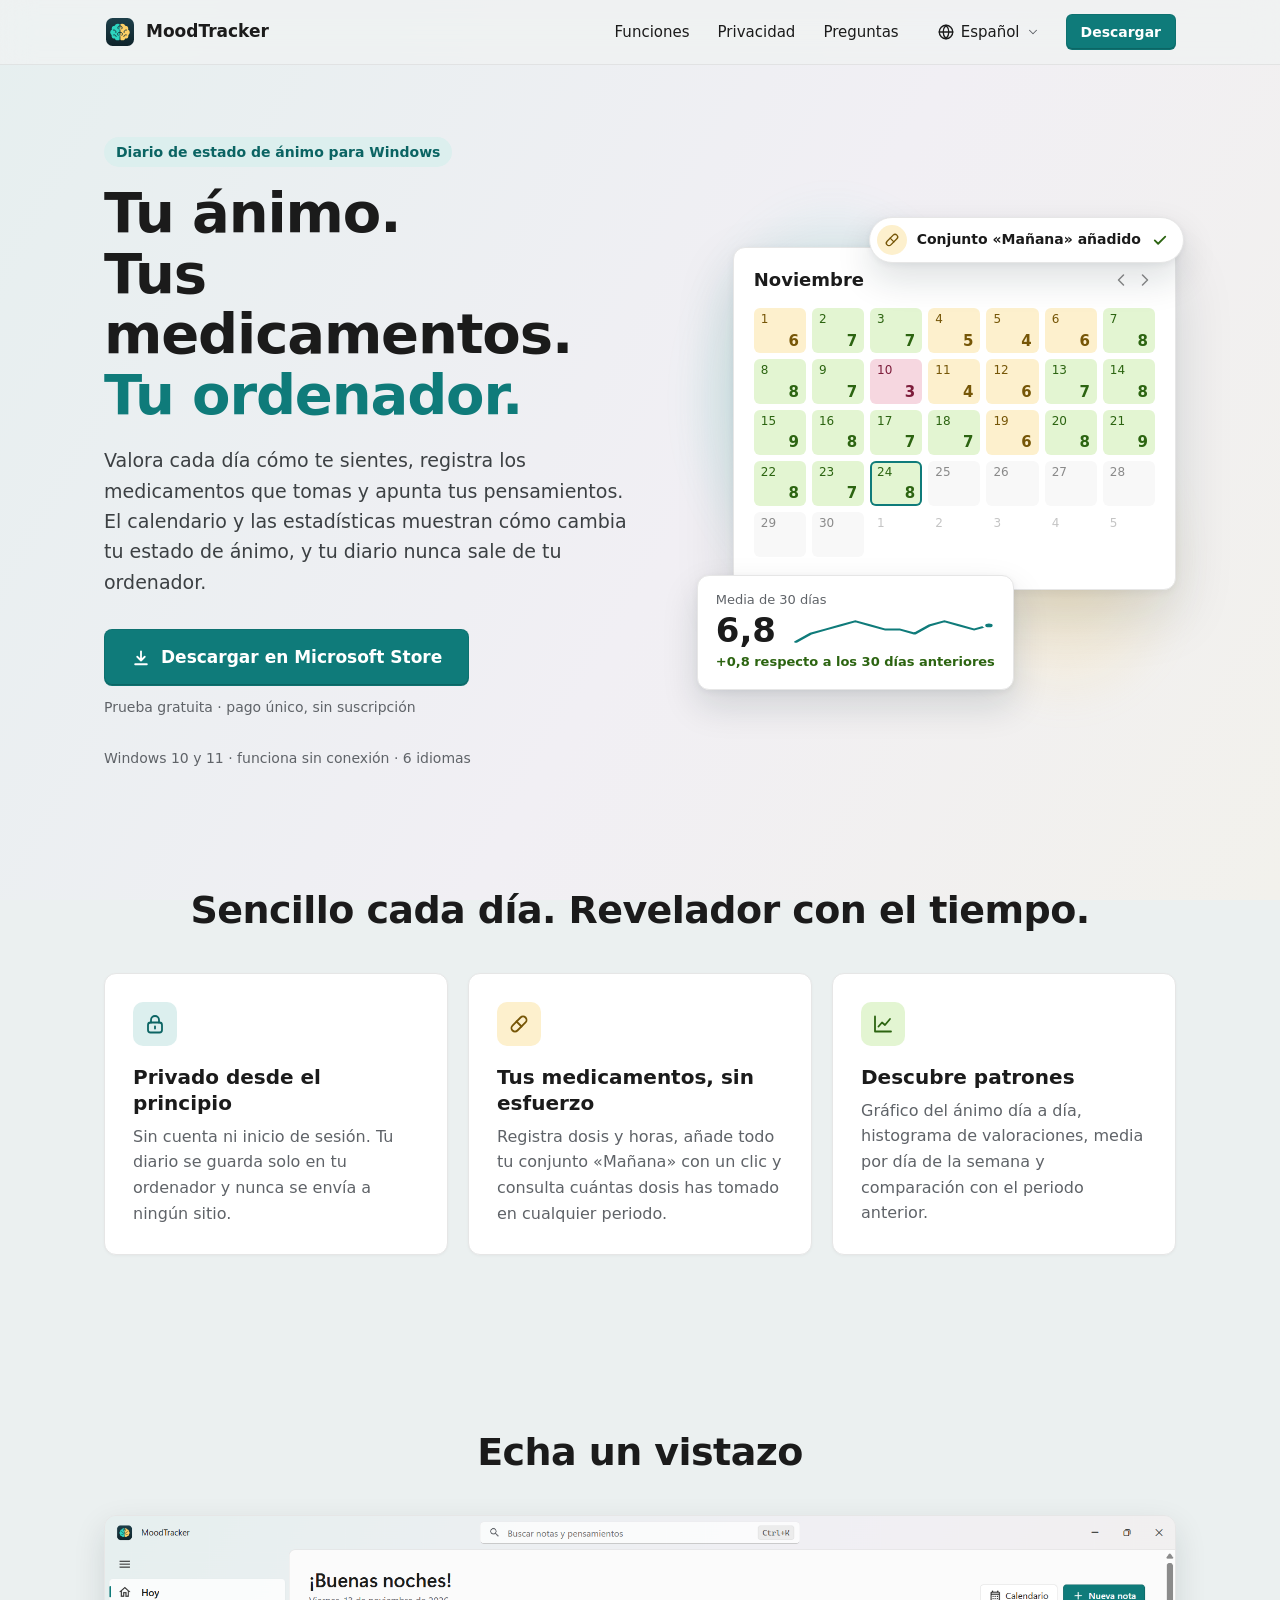
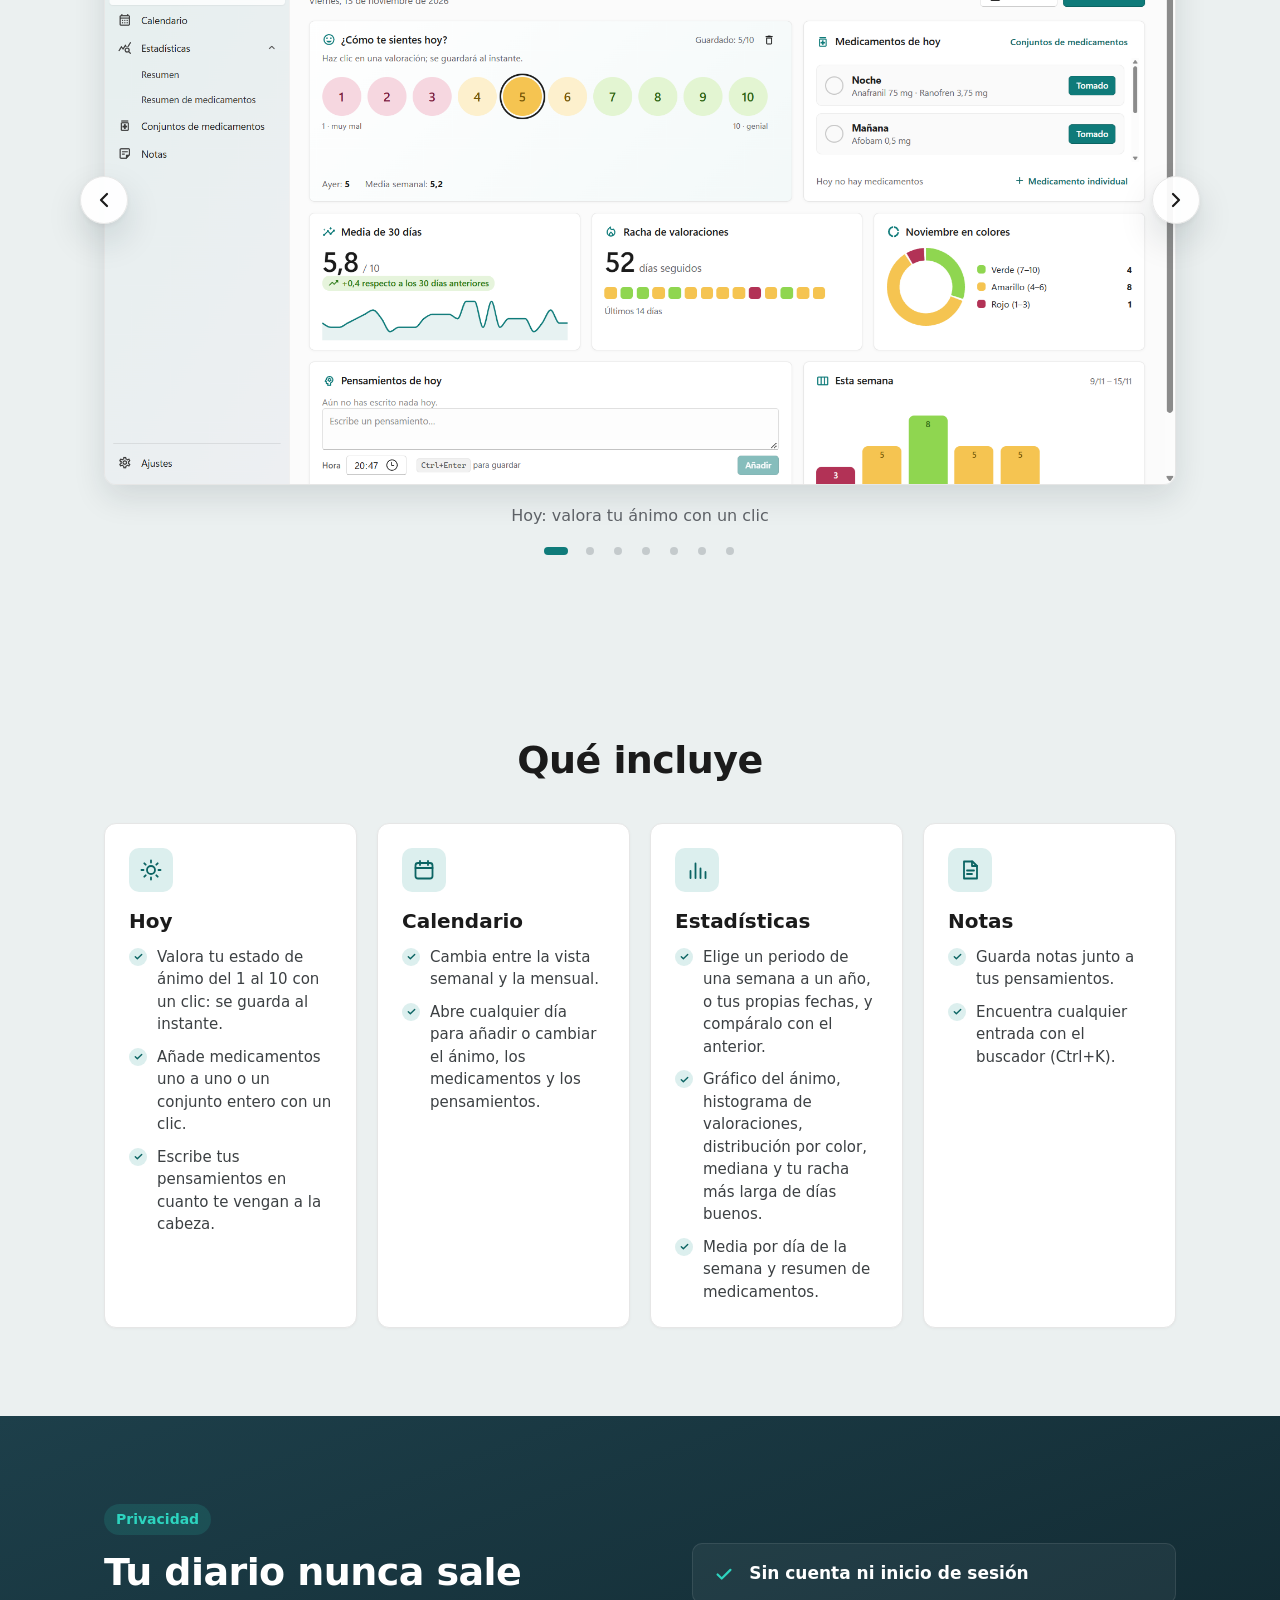
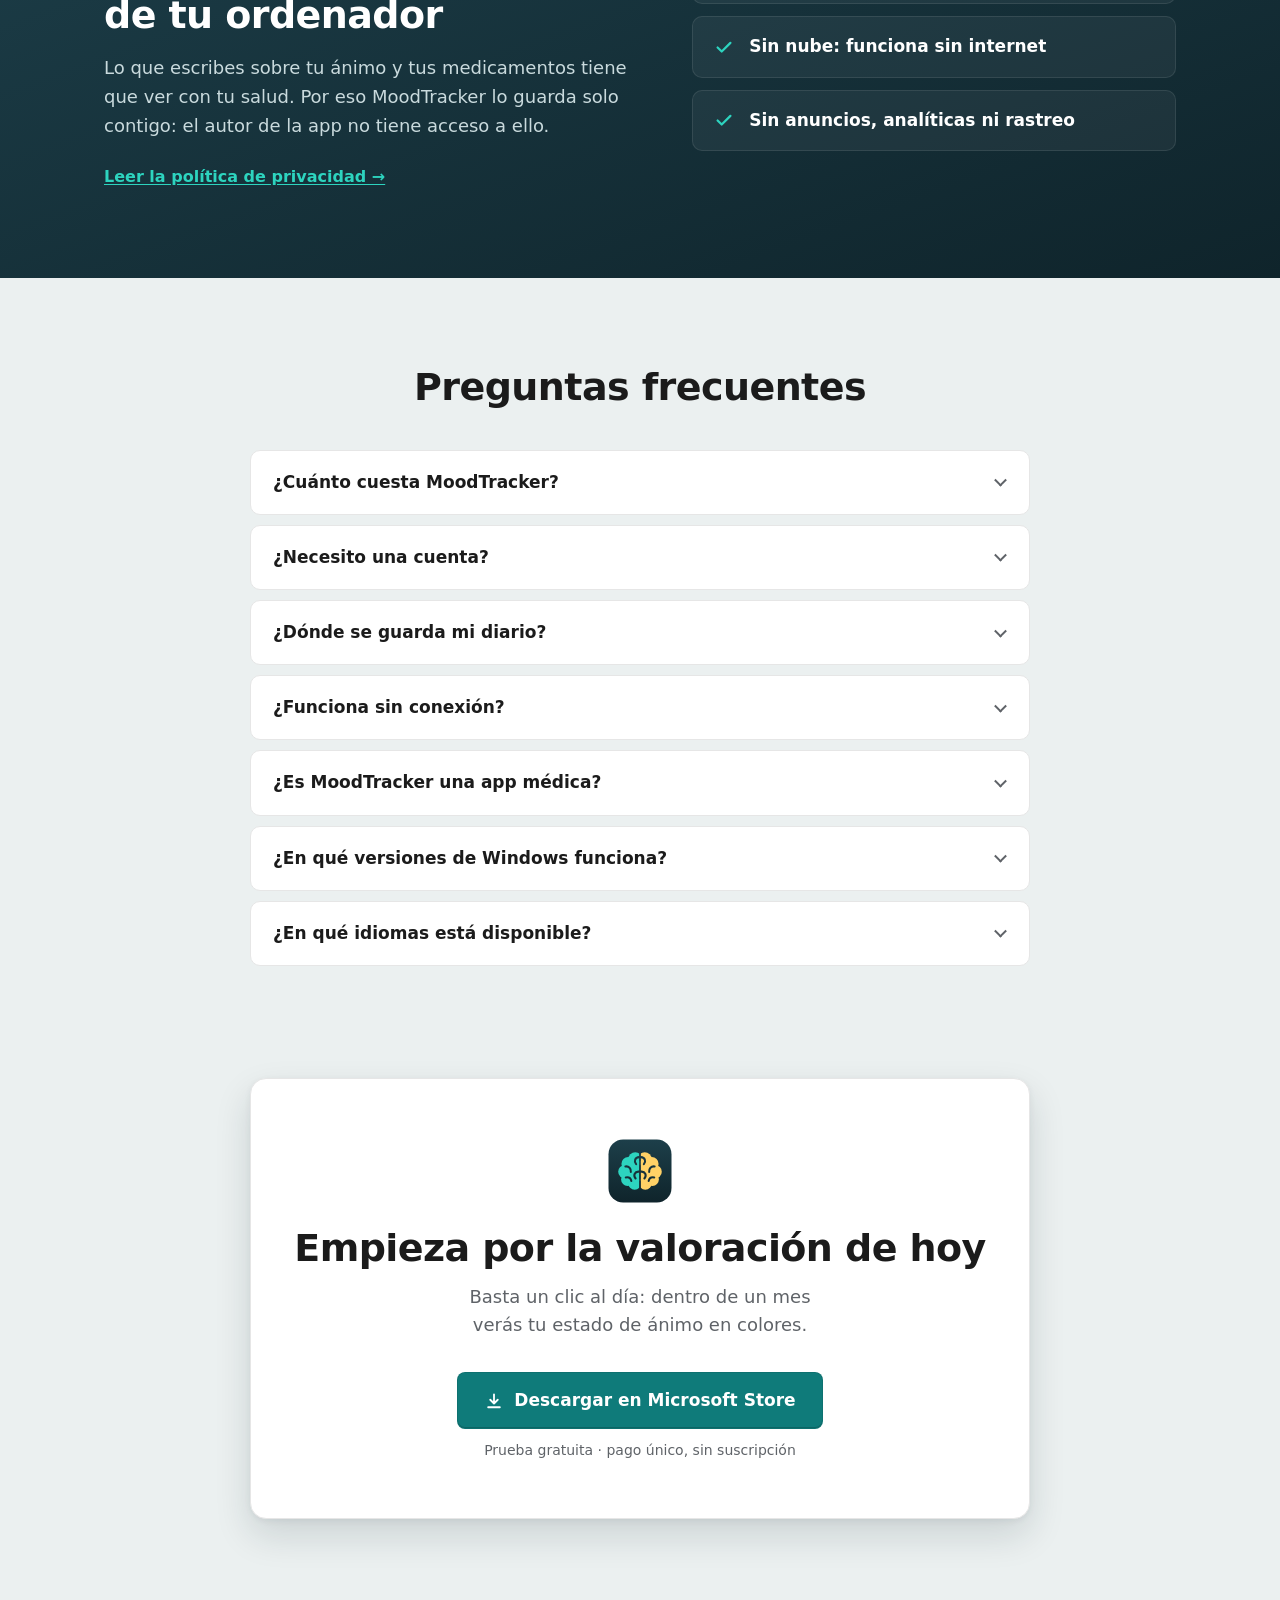
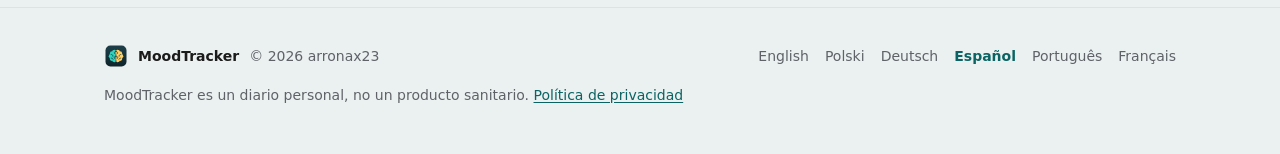
<file: es/index.html>
<!doctype html>
<!-- Generated by scripts/build-website.ps1 from website/template.html. -->
<html lang="es">
  <head>
    <meta charset="utf-8">
    <meta name="viewport" content="width=device-width, initial-scale=1">
    <title>MoodTracker: un diario de estado de ánimo privado para Windows</title>
    <meta name="description" content="Valora tu ánimo del 1 al 10, registra medicamentos y pensamientos y descubre cómo te sientes a lo largo de semanas y meses. Sin cuenta y sin nube: tu diario se queda en tu ordenador.">
    <link rel="canonical" href="https://arronax23.github.io/moodtracker-app/es/">
    <link rel="alternate" hreflang="en" href="https://arronax23.github.io/moodtracker-app/">
    <link rel="alternate" hreflang="pl" href="https://arronax23.github.io/moodtracker-app/pl/">
    <link rel="alternate" hreflang="de" href="https://arronax23.github.io/moodtracker-app/de/">
    <link rel="alternate" hreflang="es" href="https://arronax23.github.io/moodtracker-app/es/">
    <link rel="alternate" hreflang="pt" href="https://arronax23.github.io/moodtracker-app/pt/">
    <link rel="alternate" hreflang="fr" href="https://arronax23.github.io/moodtracker-app/fr/">
    <link rel="alternate" hreflang="x-default" href="https://arronax23.github.io/moodtracker-app/">
    <meta property="og:type" content="website">
    <meta property="og:site_name" content="MoodTracker">
    <meta property="og:title" content="MoodTracker: un diario de estado de ánimo privado para Windows">
    <meta property="og:description" content="Valora tu ánimo del 1 al 10, registra medicamentos y pensamientos y descubre cómo te sientes a lo largo de semanas y meses. Sin cuenta y sin nube: tu diario se queda en tu ordenador.">
    <meta property="og:url" content="https://arronax23.github.io/moodtracker-app/es/">
    <meta property="og:locale" content="es_ES">
    <meta property="og:image" content="https://arronax23.github.io/moodtracker-app/assets/social-card.png">
    <meta property="og:image:width" content="1200">
    <meta property="og:image:height" content="630">
    <meta name="twitter:card" content="summary_large_image">
    <meta name="theme-color" content="#0f7b7a">
    <link rel="icon" href="../assets/logo.svg" type="image/svg+xml">
    <link rel="apple-touch-icon" href="../assets/logo.png">
    <link rel="stylesheet" href="../assets/style.css">
  </head>
  <body>
    <a class="skip" href="#main">Saltar al contenido</a>

    <header class="top">
      <div class="wrap top-inner">
        <a class="brand" href="./">
          <img src="../assets/logo.svg" width="32" height="32" alt="">
          <span>MoodTracker</span>
        </a>
        <nav class="nav">
          <a href="#features">Funciones</a>
          <a href="#privacy">Privacidad</a>
          <a href="#faq">Preguntas</a>
        </nav>
        <details class="lang">
          <summary>
            <svg viewBox="0 0 24 24" aria-hidden="true"><circle cx="12" cy="12" r="9"/><path d="M3 12h18M12 3c2.5 2.6 3.8 5.6 3.8 9s-1.3 6.4-3.8 9c-2.5-2.6-3.8-5.6-3.8-9S9.5 5.6 12 3z"/></svg>
            <span class="sr">Idioma:</span>
            <span class="lang-name">Español</span>
            <svg class="chevron" viewBox="0 0 24 24" aria-hidden="true"><path d="m6 9 6 6 6-6"/></svg>
          </summary>
          <ul>
            <li><a href="../" hreflang="en" lang="en">English</a></li>
            <li><a href="../pl/" hreflang="pl" lang="pl">Polski</a></li>
            <li><a href="../de/" hreflang="de" lang="de">Deutsch</a></li>
            <li><a href="../es/" hreflang="es" lang="es" aria-current="page">Español</a></li>
            <li><a href="../pt/" hreflang="pt" lang="pt-PT">Português</a></li>
            <li><a href="../fr/" hreflang="fr" lang="fr">Français</a></li>
          </ul>
        </details>
        <a class="btn btn-small" href="https://apps.microsoft.com/detail/9PDT5LCNSN78?hl=es-es&amp;cid=website-es">Descargar</a>
      </div>
    </header>

    <main id="main">
      <section class="hero">
        <div class="wrap hero-inner">
          <div class="hero-text">
            <p class="eyebrow">Diario de estado de ánimo para Windows</p>
            <h1><span>Tu ánimo.</span> <span>Tus medicamentos.</span> <span class="accent">Tu ordenador.</span></h1>
            <p class="lead">Valora cada día cómo te sientes, registra los medicamentos que tomas y apunta tus pensamientos. El calendario y las estadísticas muestran cómo cambia tu estado de ánimo, y tu diario nunca sale de tu ordenador.</p>
            <div class="cta">
              <a class="btn btn-large" href="https://apps.microsoft.com/detail/9PDT5LCNSN78?hl=es-es&amp;cid=website-es">
                <svg viewBox="0 0 24 24" aria-hidden="true"><path d="M12 4v11m-4.5-4.5L12 15l4.5-4.5M5 19.5h14"/></svg>
                Descargar en Microsoft Store
              </a>
              <p class="cta-note">Prueba gratuita · pago único, sin suscripción</p>
            </div>
            <p class="hero-meta">Windows 10 y 11 · funciona sin conexión · 6 idiomas</p>
          </div>

          <!-- An illustration of what the app shows: a month in the colors of the mood, the average, a medication set. -->
          <div class="hero-art" aria-hidden="true">
            <div class="float float-chip">
              <span class="chip-icon"><svg viewBox="0 0 24 24"><rect x="2.8" y="8.5" width="18.4" height="7" rx="3.5" transform="rotate(-45 12 12)"/><path d="m9.5 9.5 5 5"/></svg></span>
              <span>Conjunto «Mañana» añadido</span>
              <svg class="chip-check" viewBox="0 0 24 24"><path d="m5 12.5 4.5 4.5L19 7.5"/></svg>
            </div>
            <div class="window">
              <div class="window-bar">
                <span>Noviembre</span>
                <span class="arrows">
                  <svg viewBox="0 0 24 24"><path d="m15 6-6 6 6 6"/></svg>
                  <svg viewBox="0 0 24 24"><path d="m9 6 6 6-6 6"/></svg>
                </span>
              </div>
              <div class="grid">
                <span class="day y"><span>1</span><b>6</b></span>
                <span class="day g"><span>2</span><b>7</b></span>
                <span class="day g"><span>3</span><b>7</b></span>
                <span class="day y"><span>4</span><b>5</b></span>
                <span class="day y"><span>5</span><b>4</b></span>
                <span class="day y"><span>6</span><b>6</b></span>
                <span class="day g"><span>7</span><b>8</b></span>
                <span class="day g"><span>8</span><b>8</b></span>
                <span class="day g"><span>9</span><b>7</b></span>
                <span class="day r"><span>10</span><b>3</b></span>
                <span class="day y"><span>11</span><b>4</b></span>
                <span class="day y"><span>12</span><b>6</b></span>
                <span class="day g"><span>13</span><b>7</b></span>
                <span class="day g"><span>14</span><b>8</b></span>
                <span class="day g"><span>15</span><b>9</b></span>
                <span class="day g"><span>16</span><b>8</b></span>
                <span class="day g"><span>17</span><b>7</b></span>
                <span class="day g"><span>18</span><b>7</b></span>
                <span class="day y"><span>19</span><b>6</b></span>
                <span class="day g"><span>20</span><b>8</b></span>
                <span class="day g"><span>21</span><b>9</b></span>
                <span class="day g"><span>22</span><b>8</b></span>
                <span class="day g"><span>23</span><b>7</b></span>
                <span class="day g today"><span>24</span><b>8</b></span>
                <span class="day future"><span>25</span></span>
                <span class="day future"><span>26</span></span>
                <span class="day future"><span>27</span></span>
                <span class="day future"><span>28</span></span>
                <span class="day future"><span>29</span></span>
                <span class="day future"><span>30</span></span>
                <span class="day out"><span>1</span></span>
                <span class="day out"><span>2</span></span>
                <span class="day out"><span>3</span></span>
                <span class="day out"><span>4</span></span>
                <span class="day out"><span>5</span></span>
              </div>
            </div>
            <div class="float float-stat">
              <span class="stat-label">Media de 30 días</span>
              <span class="stat-row">
                <span class="stat-value">6,8</span>
                <svg class="spark" viewBox="-4 -4 138 48" preserveAspectRatio="none">
                  <polyline points="0,34.5 10,23.5 20,18 30,12.5 40,7 50,12.5 60,18 70,18 80,23.5 90,12.5 100,7 110,12.5 120,18 130,12.5"/>
                  <circle cx="130" cy="12.5" r="3.5"/>
                </svg>
              </span>
              <span class="stat-delta">+0,8 respecto a los 30 días anteriores</span>
            </div>
          </div>
        </div>
      </section>

      <section class="section" aria-labelledby="pillars-title">
        <div class="wrap">
          <h2 class="section-title" id="pillars-title">Sencillo cada día. Revelador con el tiempo.</h2>
          <div class="cards">
            <article class="card">
              <span class="icon icon-teal"><svg viewBox="0 0 24 24" aria-hidden="true"><rect x="5" y="10.5" width="14" height="10" rx="2.5"/><path d="M8 10.5V8a4 4 0 0 1 8 0v2.5M12 14.5v2"/></svg></span>
              <h3>Privado desde el principio</h3>
              <p>Sin cuenta ni inicio de sesión. Tu diario se guarda solo en tu ordenador y nunca se envía a ningún sitio.</p>
            </article>
            <article class="card">
              <span class="icon icon-yellow"><svg viewBox="0 0 24 24" aria-hidden="true"><rect x="2.8" y="8.5" width="18.4" height="7" rx="3.5" transform="rotate(-45 12 12)"/><path d="m9.5 9.5 5 5"/></svg></span>
              <h3>Tus medicamentos, sin esfuerzo</h3>
              <p>Registra dosis y horas, añade todo tu conjunto «Mañana» con un clic y consulta cuántas dosis has tomado en cualquier periodo.</p>
            </article>
            <article class="card">
              <span class="icon icon-green"><svg viewBox="0 0 24 24" aria-hidden="true"><path d="M4 4.5v15h16"/><path d="m7.5 14.5 3.5-4 3 2.5 5-6"/></svg></span>
              <h3>Descubre patrones</h3>
              <p>Gráfico del ánimo día a día, histograma de valoraciones, media por día de la semana y comparación con el periodo anterior.</p>
            </article>
          </div>
        </div>
      </section>

      <section class="section" aria-labelledby="screens-title">
        <div class="wrap">
          <h2 class="section-title" id="screens-title">Echa un vistazo</h2>
          <div class="carousel" role="group" aria-roledescription="carousel" aria-labelledby="screens-title">
            <div class="carousel-frame">
              <div class="carousel-track" tabindex="0" aria-labelledby="screens-title">
                <div class="slide" role="group" aria-roledescription="slide" aria-label="1 / 7">
                  <img src="../assets/screenshots/es/1.png" width="1920" height="1020" alt="Hoy: valora tu ánimo con un clic" loading="lazy" decoding="async">
                </div>
                <div class="slide" role="group" aria-roledescription="slide" aria-label="2 / 7">
                  <img src="../assets/screenshots/es/2.png" width="1920" height="1020" alt="Calendario: ánimo, medicamentos y pensamientos de cada día" loading="lazy" decoding="async">
                </div>
                <div class="slide" role="group" aria-roledescription="slide" aria-label="3 / 7">
                  <img src="../assets/screenshots/es/3.png" width="1920" height="1020" alt="Vista mensual: todo el mes con los colores de tu ánimo" loading="lazy" decoding="async">
                </div>
                <div class="slide" role="group" aria-roledescription="slide" aria-label="4 / 7">
                  <img src="../assets/screenshots/es/4.png" width="1920" height="1020" alt="Estadísticas de cualquier periodo" loading="lazy" decoding="async">
                </div>
                <div class="slide" role="group" aria-roledescription="slide" aria-label="5 / 7">
                  <img src="../assets/screenshots/es/5.png" width="1920" height="1020" alt="Conjuntos de medicamentos: varios medicamentos con un clic" loading="lazy" decoding="async">
                </div>
                <div class="slide" role="group" aria-roledescription="slide" aria-label="6 / 7">
                  <img src="../assets/screenshots/es/6.png" width="1920" height="1020" alt="Notas: todos tus pensamientos y notas en un solo lugar" loading="lazy" decoding="async">
                </div>
                <div class="slide" role="group" aria-roledescription="slide" aria-label="7 / 7">
                  <img src="../assets/screenshots/es/7.png" width="1920" height="1020" alt="Ajustes: el archivo de tu diario se queda en tu ordenador" loading="lazy" decoding="async">
                </div>
              </div>
              <button type="button" class="carousel-arrow carousel-prev" aria-label="Captura anterior" hidden><svg viewBox="0 0 24 24" aria-hidden="true"><path d="m15 6-6 6 6 6"/></svg></button>
              <button type="button" class="carousel-arrow carousel-next" aria-label="Captura siguiente" hidden><svg viewBox="0 0 24 24" aria-hidden="true"><path d="m9 6 6 6-6 6"/></svg></button>
            </div>
            <p class="carousel-caption" aria-hidden="true">Hoy: valora tu ánimo con un clic</p>
            <div class="carousel-dots" hidden>
              <button type="button" aria-label="Hoy: valora tu ánimo con un clic" aria-current="true"></button>
              <button type="button" aria-label="Calendario: ánimo, medicamentos y pensamientos de cada día"></button>
              <button type="button" aria-label="Vista mensual: todo el mes con los colores de tu ánimo"></button>
              <button type="button" aria-label="Estadísticas de cualquier periodo"></button>
              <button type="button" aria-label="Conjuntos de medicamentos: varios medicamentos con un clic"></button>
              <button type="button" aria-label="Notas: todos tus pensamientos y notas en un solo lugar"></button>
              <button type="button" aria-label="Ajustes: el archivo de tu diario se queda en tu ordenador"></button>
            </div>
          </div>
        </div>
      </section>

      <section class="section" id="features" aria-labelledby="features-title">
        <div class="wrap">
          <h2 class="section-title" id="features-title">Qué incluye</h2>
          <div class="features">
            <article class="card feature">
              <span class="icon icon-teal"><svg viewBox="0 0 24 24" aria-hidden="true"><circle cx="12" cy="12" r="4"/><path d="M12 2.5v2M12 19.5v2M2.5 12h2M19.5 12h2M5.3 5.3l1.4 1.4M17.3 17.3l1.4 1.4M5.3 18.7l1.4-1.4M17.3 6.7l1.4-1.4"/></svg></span>
              <h3>Hoy</h3>
              <ul class="checks">
                <li>Valora tu estado de ánimo del 1 al 10 con un clic: se guarda al instante.</li>
                <li>Añade medicamentos uno a uno o un conjunto entero con un clic.</li>
                <li>Escribe tus pensamientos en cuanto te vengan a la cabeza.</li>
              </ul>
            </article>
            <article class="card feature">
              <span class="icon icon-teal"><svg viewBox="0 0 24 24" aria-hidden="true"><rect x="3.5" y="5" width="17" height="15.5" rx="2.5"/><path d="M3.5 10h17M8 3v4M16 3v4"/></svg></span>
              <h3>Calendario</h3>
              <ul class="checks">
                <li>Cambia entre la vista semanal y la mensual.</li>
                <li>Abre cualquier día para añadir o cambiar el ánimo, los medicamentos y los pensamientos.</li>
              </ul>
            </article>
            <article class="card feature">
              <span class="icon icon-teal"><svg viewBox="0 0 24 24" aria-hidden="true"><path d="M5.5 20v-7M10.5 20V5.5M15.5 20v-9.5M20.5 20v-6"/></svg></span>
              <h3>Estadísticas</h3>
              <ul class="checks">
                <li>Elige un periodo de una semana a un año, o tus propias fechas, y compáralo con el anterior.</li>
                <li>Gráfico del ánimo, histograma de valoraciones, distribución por color, mediana y tu racha más larga de días buenos.</li>
                <li>Media por día de la semana y resumen de medicamentos.</li>
              </ul>
            </article>
            <article class="card feature">
              <span class="icon icon-teal"><svg viewBox="0 0 24 24" aria-hidden="true"><path d="M6 3.5h8.5L19 8v12.5H6z"/><path d="M14 3.5V8h5M9 12.5h7M9 16h5"/></svg></span>
              <h3>Notas</h3>
              <ul class="checks">
                <li>Guarda notas junto a tus pensamientos.</li>
                <li>Encuentra cualquier entrada con el buscador (Ctrl+K).</li>
              </ul>
            </article>
          </div>
        </div>
      </section>

      <section class="band" id="privacy" aria-labelledby="privacy-title">
        <div class="wrap band-inner">
          <div>
            <p class="eyebrow">Privacidad</p>
            <h2 class="section-title" id="privacy-title">Tu diario nunca sale de tu ordenador</h2>
            <p class="band-text">Lo que escribes sobre tu ánimo y tus medicamentos tiene que ver con tu salud. Por eso MoodTracker lo guarda solo contigo: el autor de la app no tiene acceso a ello.</p>
            <a class="band-link" href="https://arronax23.github.io/moodtracker-privacy/?lang=en">Leer la política de privacidad &rarr;</a>
          </div>
          <ul class="band-list">
            <li><svg viewBox="0 0 24 24" aria-hidden="true"><path d="m5 12.5 4.5 4.5L19 7.5"/></svg>Sin cuenta ni inicio de sesión</li>
            <li><svg viewBox="0 0 24 24" aria-hidden="true"><path d="m5 12.5 4.5 4.5L19 7.5"/></svg>Sin nube: funciona sin internet</li>
            <li><svg viewBox="0 0 24 24" aria-hidden="true"><path d="m5 12.5 4.5 4.5L19 7.5"/></svg>Sin anuncios, analíticas ni rastreo</li>
          </ul>
        </div>
      </section>

      <section class="section" id="faq" aria-labelledby="faq-title">
        <div class="wrap">
          <h2 class="section-title" id="faq-title">Preguntas frecuentes</h2>
          <div class="faq">
            <details>
              <summary>¿Cuánto cuesta MoodTracker?</summary>
              <p>MoodTracker se compra una sola vez en Microsoft Store, sin suscripción. Antes puedes probarlo gratis. Microsoft Store muestra el precio actual en tu moneda.</p>
            </details>
            <details>
              <summary>¿Necesito una cuenta?</summary>
              <p>No. Instala la app y empieza enseguida: no tienes que registrarte en ningún sitio.</p>
            </details>
            <details>
              <summary>¿Dónde se guarda mi diario?</summary>
              <p>Solo en tu ordenador, en la carpeta MoodTracker de tu carpeta de usuario de Windows. La app no lo envía a ningún sitio y su autor no puede verlo. El diario se queda ahí aunque desinstales la app, así que al reinstalarla recuperarás tus entradas; además, puedes eliminarlo cuando quieras en Ajustes.</p>
            </details>
            <details>
              <summary>¿Funciona sin conexión?</summary>
              <p>Sí. Solo necesitas internet para instalar y actualizar la app desde Microsoft Store.</p>
            </details>
            <details>
              <summary>¿Es MoodTracker una app médica?</summary>
              <p>No. Es un diario personal, no un producto sanitario, y no ofrece consejo médico. Puedes enseñar tus estadísticas a tu médico o terapeuta, pero consulta siempre tu tratamiento con tu médico.</p>
            </details>
            <details>
              <summary>¿En qué versiones de Windows funciona?</summary>
              <p>En Windows 11 y en Windows 10, versión 1809 o posterior.</p>
            </details>
            <details>
              <summary>¿En qué idiomas está disponible?</summary>
              <p>En español, inglés, polaco, alemán, portugués y francés. Puedes cambiar el idioma en Ajustes.</p>
            </details>
          </div>
        </div>
      </section>

      <section class="section final" aria-labelledby="final-title">
        <div class="wrap">
          <div class="final-card">
            <img src="../assets/logo.svg" width="72" height="72" alt="">
            <h2 class="section-title" id="final-title">Empieza por la valoración de hoy</h2>
            <p>Basta un clic al día: dentro de un mes verás tu estado de ánimo en colores.</p>
            <div class="cta">
              <a class="btn btn-large" href="https://apps.microsoft.com/detail/9PDT5LCNSN78?hl=es-es&amp;cid=website-es">
                <svg viewBox="0 0 24 24" aria-hidden="true"><path d="M12 4v11m-4.5-4.5L12 15l4.5-4.5M5 19.5h14"/></svg>
                Descargar en Microsoft Store
              </a>
              <p class="cta-note">Prueba gratuita · pago único, sin suscripción</p>
            </div>
          </div>
        </div>
      </section>
    </main>

    <footer class="foot">
      <div class="wrap foot-inner">
        <div class="foot-brand">
          <img src="../assets/logo.svg" width="24" height="24" alt="">
          <span>MoodTracker</span>
          <small>© 2026 arronax23</small>
        </div>
        <ul class="foot-langs" aria-label="Idioma">
          <li><a href="../" hreflang="en" lang="en">English</a></li>
            <li><a href="../pl/" hreflang="pl" lang="pl">Polski</a></li>
            <li><a href="../de/" hreflang="de" lang="de">Deutsch</a></li>
            <li><a href="../es/" hreflang="es" lang="es" aria-current="page">Español</a></li>
            <li><a href="../pt/" hreflang="pt" lang="pt-PT">Português</a></li>
            <li><a href="../fr/" hreflang="fr" lang="fr">Français</a></li>
        </ul>
        <p class="foot-note">MoodTracker es un diario personal, no un producto sanitario. <a href="https://arronax23.github.io/moodtracker-privacy/?lang=en">Política de privacidad</a></p>
      </div>
    </footer>

    <script>
      // The language menu closes on a click outside it and on Escape.
      (function () {
        var menu = document.querySelector("details.lang");
        document.addEventListener("click", function (e) {
          if (menu.open && !menu.contains(e.target)) menu.open = false;
        });
        document.addEventListener("keydown", function (e) {
          if (e.key === "Escape" && menu.open) {
            menu.open = false;
            menu.querySelector("summary").focus();
          }
        });
      })();

      // The screenshot carousel: the arrows, the dots and the arrow keys scroll the track; the caption and
      // the current dot follow the screenshot in view, also after a swipe. The last arrow click goes around.
      (function () {
        var carousel = document.querySelector(".carousel");
        if (!carousel) return;
        var track = carousel.querySelector(".carousel-track");
        var images = track.querySelectorAll("img");
        var caption = carousel.querySelector(".carousel-caption");
        var dotList = carousel.querySelector(".carousel-dots");
        var dots = dotList.querySelectorAll("button");
        var prev = carousel.querySelector(".carousel-prev");
        var next = carousel.querySelector(".carousel-next");
        var count = images.length;
        var current = 0;
        var target = null;
        var timer = 0;
        var frame = 0;
        if (count < 2) return;

        function select(index) {
          current = index;
          caption.textContent = images[index].alt;
          for (var i = 0; i < count; i++) {
            if (i === index) dots[i].setAttribute("aria-current", "true");
            else dots[i].removeAttribute("aria-current");
          }
        }

        // Selects at once, so that quick clicks count; the scroll events on the way don't change it.
        function go(index) {
          index = (index + count) % count;
          target = index;
          select(index);
          track.scrollTo({ left: index * track.clientWidth });
          clearTimeout(timer);
          timer = setTimeout(function () { target = null; sync(); }, 1000);
        }

        function sync() {
          var index = Math.min(count - 1, Math.max(0, Math.round(track.scrollLeft / track.clientWidth)));
          if (target !== null) {
            if (index === target) target = null;
            return;
          }
          if (index !== current) select(index);
        }

        prev.hidden = next.hidden = dotList.hidden = false;
        prev.addEventListener("click", function () { go(current - 1); });
        next.addEventListener("click", function () { go(current + 1); });
        Array.prototype.forEach.call(dots, function (dot, i) {
          dot.addEventListener("click", function () { go(i); });
        });
        track.addEventListener("keydown", function (e) {
          if (e.key !== "ArrowLeft" && e.key !== "ArrowRight") return;
          e.preventDefault();
          go(current + (e.key === "ArrowRight" ? 1 : -1));
        });
        track.addEventListener("scroll", function () {
          if (!frame) frame = requestAnimationFrame(function () { frame = 0; sync(); });
        });

        // A lazy image outside the visible part of a sideways track loads only when scrolled to. All of
        // them load once the carousel is near, so that no screenshot shows up empty.
        if ("IntersectionObserver" in window) {
          var observer = new IntersectionObserver(function (entries) {
            if (!entries[0].isIntersecting) return;
            Array.prototype.forEach.call(images, function (img) { img.loading = "eager"; });
            observer.disconnect();
          }, { rootMargin: "800px 0px" });
          observer.observe(carousel);
        }
      })();
    </script>
    <script data-goatcounter="https://moodtracker.goatcounter.com/count" async src="https://gc.zgo.at/count.js"></script>
  </body>
</html>
</file>
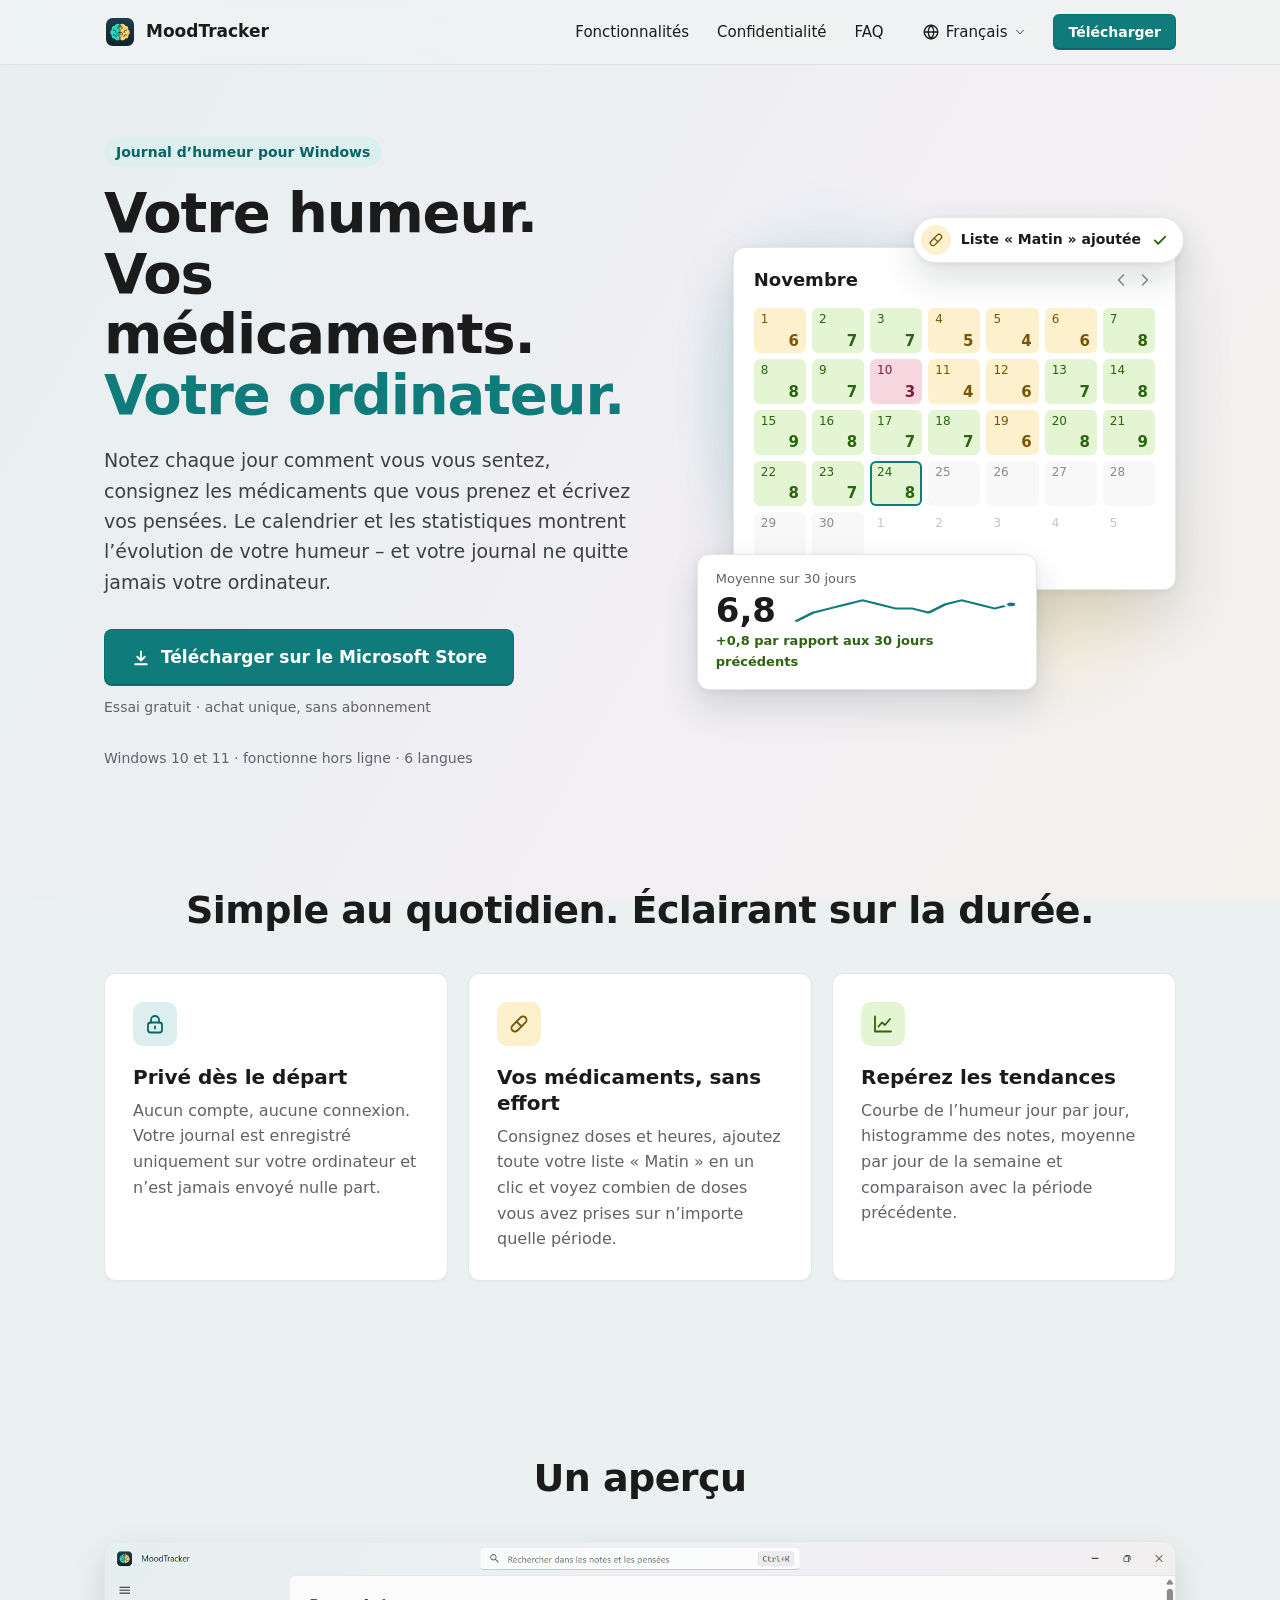
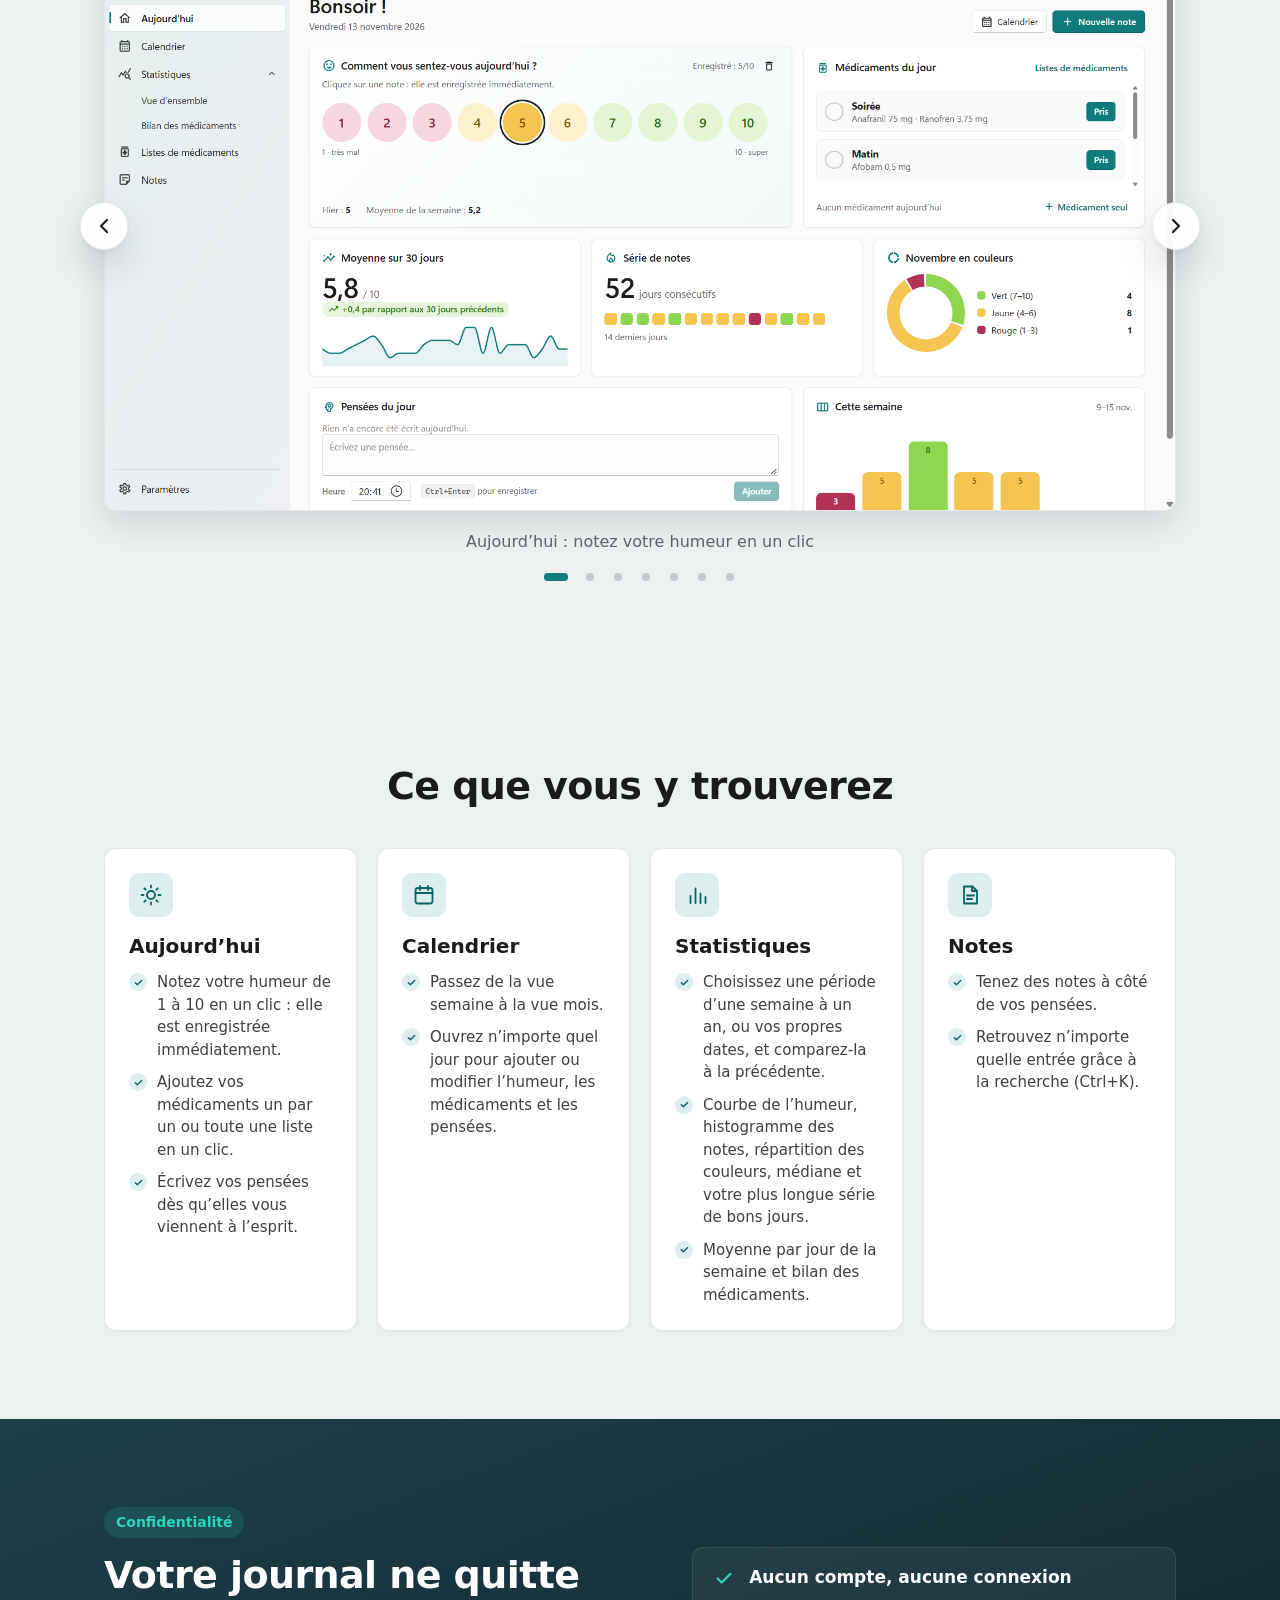
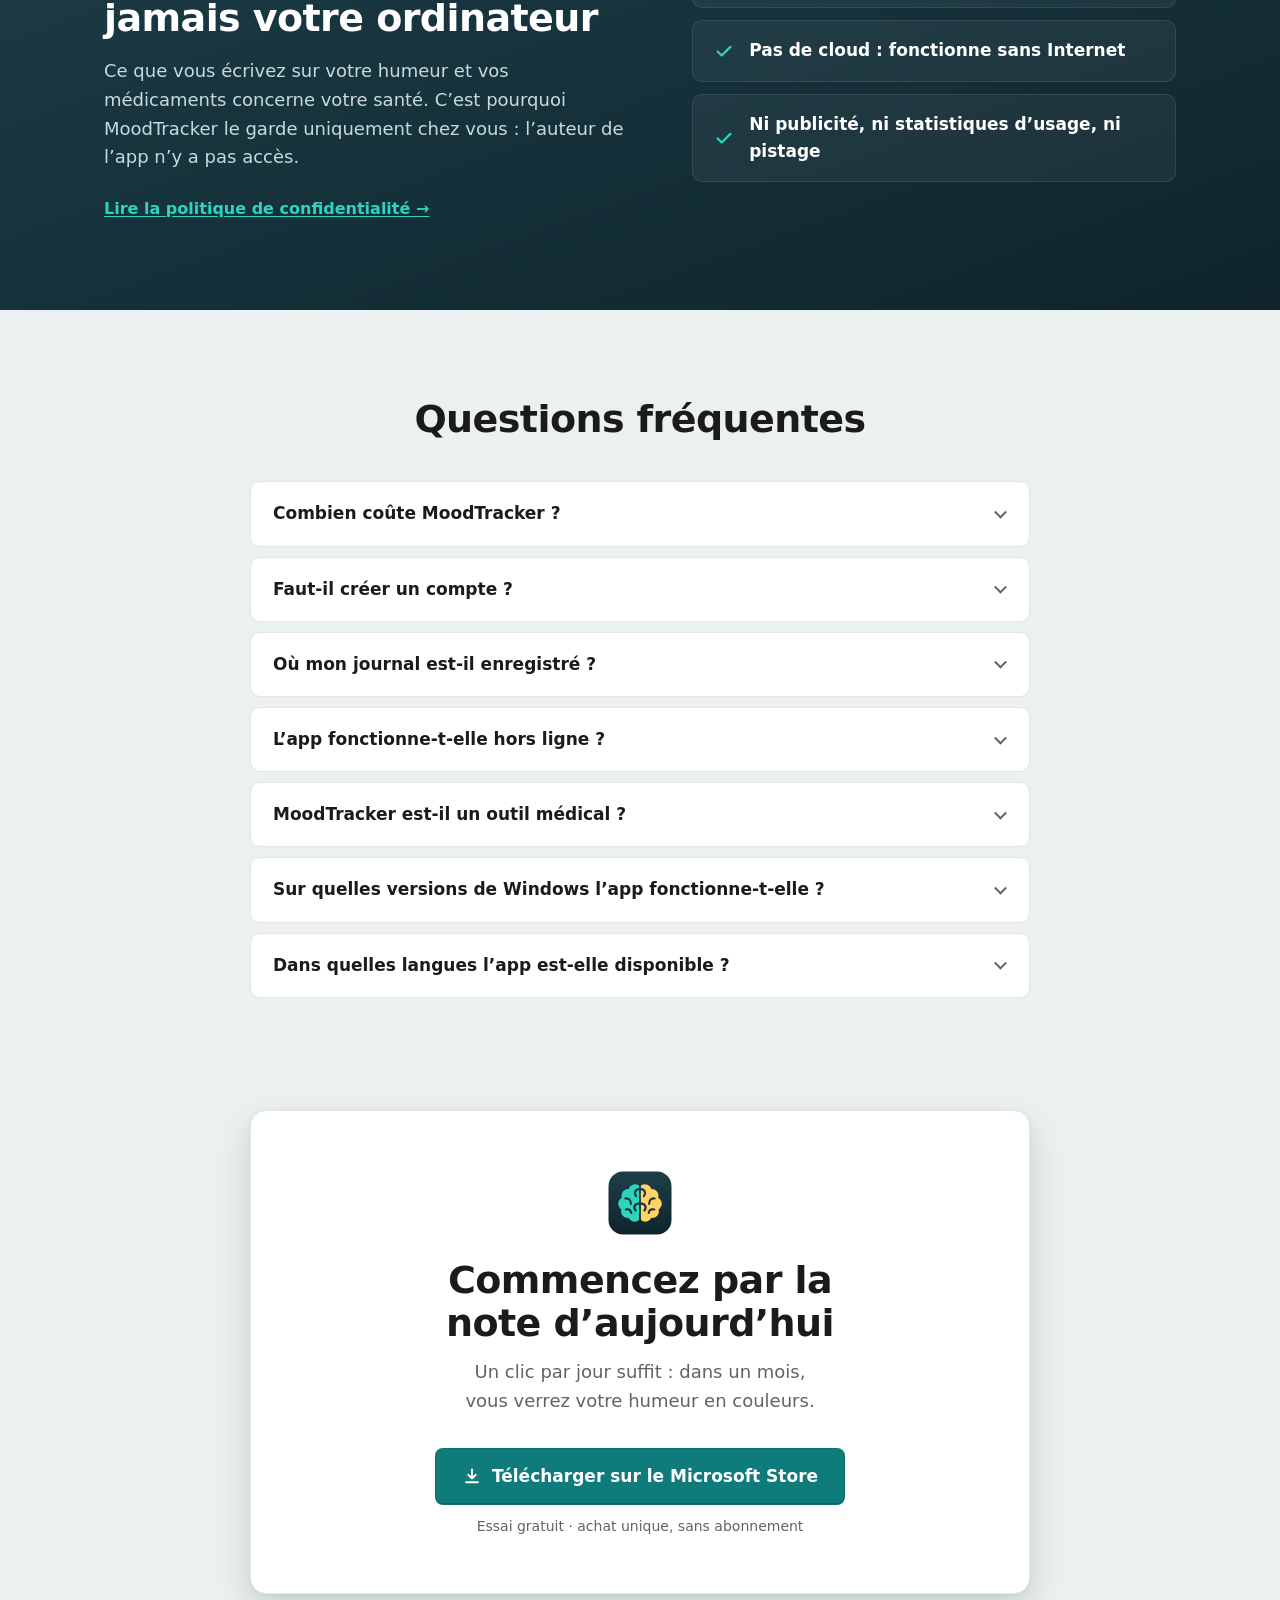
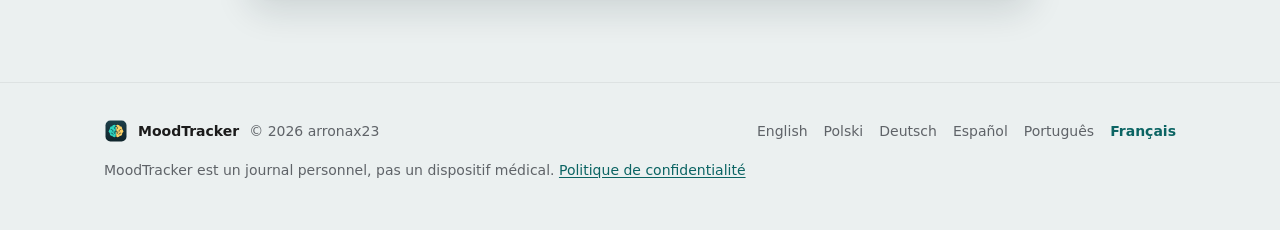
<file: fr/index.html>
<!doctype html>
<!-- Generated by scripts/build-website.ps1 from website/template.html. -->
<html lang="fr">
  <head>
    <meta charset="utf-8">
    <meta name="viewport" content="width=device-width, initial-scale=1">
    <title>MoodTracker – un journal d’humeur privé pour Windows</title>
    <meta name="description" content="Notez votre humeur de 1 à 10, consignez vos médicaments et vos pensées, et voyez comment vous allez au fil des semaines et des mois. Ni compte, ni cloud : votre journal reste sur votre ordinateur.">
    <link rel="canonical" href="https://arronax23.github.io/moodtracker-app/fr/">
    <link rel="alternate" hreflang="en" href="https://arronax23.github.io/moodtracker-app/">
    <link rel="alternate" hreflang="pl" href="https://arronax23.github.io/moodtracker-app/pl/">
    <link rel="alternate" hreflang="de" href="https://arronax23.github.io/moodtracker-app/de/">
    <link rel="alternate" hreflang="es" href="https://arronax23.github.io/moodtracker-app/es/">
    <link rel="alternate" hreflang="pt" href="https://arronax23.github.io/moodtracker-app/pt/">
    <link rel="alternate" hreflang="fr" href="https://arronax23.github.io/moodtracker-app/fr/">
    <link rel="alternate" hreflang="x-default" href="https://arronax23.github.io/moodtracker-app/">
    <meta property="og:type" content="website">
    <meta property="og:site_name" content="MoodTracker">
    <meta property="og:title" content="MoodTracker – un journal d’humeur privé pour Windows">
    <meta property="og:description" content="Notez votre humeur de 1 à 10, consignez vos médicaments et vos pensées, et voyez comment vous allez au fil des semaines et des mois. Ni compte, ni cloud : votre journal reste sur votre ordinateur.">
    <meta property="og:url" content="https://arronax23.github.io/moodtracker-app/fr/">
    <meta property="og:locale" content="fr_FR">
    <meta property="og:image" content="https://arronax23.github.io/moodtracker-app/assets/social-card.png">
    <meta property="og:image:width" content="1200">
    <meta property="og:image:height" content="630">
    <meta name="twitter:card" content="summary_large_image">
    <meta name="theme-color" content="#0f7b7a">
    <link rel="icon" href="../assets/logo.svg" type="image/svg+xml">
    <link rel="apple-touch-icon" href="../assets/logo.png">
    <link rel="stylesheet" href="../assets/style.css">
  </head>
  <body>
    <a class="skip" href="#main">Aller au contenu</a>

    <header class="top">
      <div class="wrap top-inner">
        <a class="brand" href="./">
          <img src="../assets/logo.svg" width="32" height="32" alt="">
          <span>MoodTracker</span>
        </a>
        <nav class="nav">
          <a href="#features">Fonctionnalités</a>
          <a href="#privacy">Confidentialité</a>
          <a href="#faq">FAQ</a>
        </nav>
        <details class="lang">
          <summary>
            <svg viewBox="0 0 24 24" aria-hidden="true"><circle cx="12" cy="12" r="9"/><path d="M3 12h18M12 3c2.5 2.6 3.8 5.6 3.8 9s-1.3 6.4-3.8 9c-2.5-2.6-3.8-5.6-3.8-9S9.5 5.6 12 3z"/></svg>
            <span class="sr">Langue:</span>
            <span class="lang-name">Français</span>
            <svg class="chevron" viewBox="0 0 24 24" aria-hidden="true"><path d="m6 9 6 6 6-6"/></svg>
          </summary>
          <ul>
            <li><a href="../" hreflang="en" lang="en">English</a></li>
            <li><a href="../pl/" hreflang="pl" lang="pl">Polski</a></li>
            <li><a href="../de/" hreflang="de" lang="de">Deutsch</a></li>
            <li><a href="../es/" hreflang="es" lang="es">Español</a></li>
            <li><a href="../pt/" hreflang="pt" lang="pt-PT">Português</a></li>
            <li><a href="../fr/" hreflang="fr" lang="fr" aria-current="page">Français</a></li>
          </ul>
        </details>
        <a class="btn btn-small" href="https://apps.microsoft.com/detail/9PDT5LCNSN78?hl=fr-fr&amp;cid=website-fr">Télécharger</a>
      </div>
    </header>

    <main id="main">
      <section class="hero">
        <div class="wrap hero-inner">
          <div class="hero-text">
            <p class="eyebrow">Journal d’humeur pour Windows</p>
            <h1><span>Votre humeur.</span> <span>Vos médicaments.</span> <span class="accent">Votre ordinateur.</span></h1>
            <p class="lead">Notez chaque jour comment vous vous sentez, consignez les médicaments que vous prenez et écrivez vos pensées. Le calendrier et les statistiques montrent l’évolution de votre humeur – et votre journal ne quitte jamais votre ordinateur.</p>
            <div class="cta">
              <a class="btn btn-large" href="https://apps.microsoft.com/detail/9PDT5LCNSN78?hl=fr-fr&amp;cid=website-fr">
                <svg viewBox="0 0 24 24" aria-hidden="true"><path d="M12 4v11m-4.5-4.5L12 15l4.5-4.5M5 19.5h14"/></svg>
                Télécharger sur le Microsoft Store
              </a>
              <p class="cta-note">Essai gratuit · achat unique, sans abonnement</p>
            </div>
            <p class="hero-meta">Windows 10 et 11 · fonctionne hors ligne · 6 langues</p>
          </div>

          <!-- An illustration of what the app shows: a month in the colors of the mood, the average, a medication set. -->
          <div class="hero-art" aria-hidden="true">
            <div class="float float-chip">
              <span class="chip-icon"><svg viewBox="0 0 24 24"><rect x="2.8" y="8.5" width="18.4" height="7" rx="3.5" transform="rotate(-45 12 12)"/><path d="m9.5 9.5 5 5"/></svg></span>
              <span>Liste « Matin » ajoutée</span>
              <svg class="chip-check" viewBox="0 0 24 24"><path d="m5 12.5 4.5 4.5L19 7.5"/></svg>
            </div>
            <div class="window">
              <div class="window-bar">
                <span>Novembre</span>
                <span class="arrows">
                  <svg viewBox="0 0 24 24"><path d="m15 6-6 6 6 6"/></svg>
                  <svg viewBox="0 0 24 24"><path d="m9 6 6 6-6 6"/></svg>
                </span>
              </div>
              <div class="grid">
                <span class="day y"><span>1</span><b>6</b></span>
                <span class="day g"><span>2</span><b>7</b></span>
                <span class="day g"><span>3</span><b>7</b></span>
                <span class="day y"><span>4</span><b>5</b></span>
                <span class="day y"><span>5</span><b>4</b></span>
                <span class="day y"><span>6</span><b>6</b></span>
                <span class="day g"><span>7</span><b>8</b></span>
                <span class="day g"><span>8</span><b>8</b></span>
                <span class="day g"><span>9</span><b>7</b></span>
                <span class="day r"><span>10</span><b>3</b></span>
                <span class="day y"><span>11</span><b>4</b></span>
                <span class="day y"><span>12</span><b>6</b></span>
                <span class="day g"><span>13</span><b>7</b></span>
                <span class="day g"><span>14</span><b>8</b></span>
                <span class="day g"><span>15</span><b>9</b></span>
                <span class="day g"><span>16</span><b>8</b></span>
                <span class="day g"><span>17</span><b>7</b></span>
                <span class="day g"><span>18</span><b>7</b></span>
                <span class="day y"><span>19</span><b>6</b></span>
                <span class="day g"><span>20</span><b>8</b></span>
                <span class="day g"><span>21</span><b>9</b></span>
                <span class="day g"><span>22</span><b>8</b></span>
                <span class="day g"><span>23</span><b>7</b></span>
                <span class="day g today"><span>24</span><b>8</b></span>
                <span class="day future"><span>25</span></span>
                <span class="day future"><span>26</span></span>
                <span class="day future"><span>27</span></span>
                <span class="day future"><span>28</span></span>
                <span class="day future"><span>29</span></span>
                <span class="day future"><span>30</span></span>
                <span class="day out"><span>1</span></span>
                <span class="day out"><span>2</span></span>
                <span class="day out"><span>3</span></span>
                <span class="day out"><span>4</span></span>
                <span class="day out"><span>5</span></span>
              </div>
            </div>
            <div class="float float-stat">
              <span class="stat-label">Moyenne sur 30 jours</span>
              <span class="stat-row">
                <span class="stat-value">6,8</span>
                <svg class="spark" viewBox="-4 -4 138 48" preserveAspectRatio="none">
                  <polyline points="0,34.5 10,23.5 20,18 30,12.5 40,7 50,12.5 60,18 70,18 80,23.5 90,12.5 100,7 110,12.5 120,18 130,12.5"/>
                  <circle cx="130" cy="12.5" r="3.5"/>
                </svg>
              </span>
              <span class="stat-delta">+0,8 par rapport aux 30 jours précédents</span>
            </div>
          </div>
        </div>
      </section>

      <section class="section" aria-labelledby="pillars-title">
        <div class="wrap">
          <h2 class="section-title" id="pillars-title">Simple au quotidien. Éclairant sur la durée.</h2>
          <div class="cards">
            <article class="card">
              <span class="icon icon-teal"><svg viewBox="0 0 24 24" aria-hidden="true"><rect x="5" y="10.5" width="14" height="10" rx="2.5"/><path d="M8 10.5V8a4 4 0 0 1 8 0v2.5M12 14.5v2"/></svg></span>
              <h3>Privé dès le départ</h3>
              <p>Aucun compte, aucune connexion. Votre journal est enregistré uniquement sur votre ordinateur et n’est jamais envoyé nulle part.</p>
            </article>
            <article class="card">
              <span class="icon icon-yellow"><svg viewBox="0 0 24 24" aria-hidden="true"><rect x="2.8" y="8.5" width="18.4" height="7" rx="3.5" transform="rotate(-45 12 12)"/><path d="m9.5 9.5 5 5"/></svg></span>
              <h3>Vos médicaments, sans effort</h3>
              <p>Consignez doses et heures, ajoutez toute votre liste « Matin » en un clic et voyez combien de doses vous avez prises sur n’importe quelle période.</p>
            </article>
            <article class="card">
              <span class="icon icon-green"><svg viewBox="0 0 24 24" aria-hidden="true"><path d="M4 4.5v15h16"/><path d="m7.5 14.5 3.5-4 3 2.5 5-6"/></svg></span>
              <h3>Repérez les tendances</h3>
              <p>Courbe de l’humeur jour par jour, histogramme des notes, moyenne par jour de la semaine et comparaison avec la période précédente.</p>
            </article>
          </div>
        </div>
      </section>

      <section class="section" aria-labelledby="screens-title">
        <div class="wrap">
          <h2 class="section-title" id="screens-title">Un aperçu</h2>
          <div class="carousel" role="group" aria-roledescription="carousel" aria-labelledby="screens-title">
            <div class="carousel-frame">
              <div class="carousel-track" tabindex="0" aria-labelledby="screens-title">
                <div class="slide" role="group" aria-roledescription="slide" aria-label="1 / 7">
                  <img src="../assets/screenshots/fr/1.png" width="1920" height="1020" alt="Aujourd’hui : notez votre humeur en un clic" loading="lazy" decoding="async">
                </div>
                <div class="slide" role="group" aria-roledescription="slide" aria-label="2 / 7">
                  <img src="../assets/screenshots/fr/2.png" width="1920" height="1020" alt="Calendrier : humeur, médicaments et pensées de chaque jour" loading="lazy" decoding="async">
                </div>
                <div class="slide" role="group" aria-roledescription="slide" aria-label="3 / 7">
                  <img src="../assets/screenshots/fr/3.png" width="1920" height="1020" alt="Vue mensuelle : tout le mois aux couleurs de votre humeur" loading="lazy" decoding="async">
                </div>
                <div class="slide" role="group" aria-roledescription="slide" aria-label="4 / 7">
                  <img src="../assets/screenshots/fr/4.png" width="1920" height="1020" alt="Statistiques sur toute période" loading="lazy" decoding="async">
                </div>
                <div class="slide" role="group" aria-roledescription="slide" aria-label="5 / 7">
                  <img src="../assets/screenshots/fr/5.png" width="1920" height="1020" alt="Listes de médicaments : plusieurs médicaments en un clic" loading="lazy" decoding="async">
                </div>
                <div class="slide" role="group" aria-roledescription="slide" aria-label="6 / 7">
                  <img src="../assets/screenshots/fr/6.png" width="1920" height="1020" alt="Notes : toutes vos pensées et notes au même endroit" loading="lazy" decoding="async">
                </div>
                <div class="slide" role="group" aria-roledescription="slide" aria-label="7 / 7">
                  <img src="../assets/screenshots/fr/7.png" width="1920" height="1020" alt="Paramètres : le fichier de votre journal reste sur votre ordinateur" loading="lazy" decoding="async">
                </div>
              </div>
              <button type="button" class="carousel-arrow carousel-prev" aria-label="Capture d’écran précédente" hidden><svg viewBox="0 0 24 24" aria-hidden="true"><path d="m15 6-6 6 6 6"/></svg></button>
              <button type="button" class="carousel-arrow carousel-next" aria-label="Capture d’écran suivante" hidden><svg viewBox="0 0 24 24" aria-hidden="true"><path d="m9 6 6 6-6 6"/></svg></button>
            </div>
            <p class="carousel-caption" aria-hidden="true">Aujourd’hui : notez votre humeur en un clic</p>
            <div class="carousel-dots" hidden>
              <button type="button" aria-label="Aujourd’hui : notez votre humeur en un clic" aria-current="true"></button>
              <button type="button" aria-label="Calendrier : humeur, médicaments et pensées de chaque jour"></button>
              <button type="button" aria-label="Vue mensuelle : tout le mois aux couleurs de votre humeur"></button>
              <button type="button" aria-label="Statistiques sur toute période"></button>
              <button type="button" aria-label="Listes de médicaments : plusieurs médicaments en un clic"></button>
              <button type="button" aria-label="Notes : toutes vos pensées et notes au même endroit"></button>
              <button type="button" aria-label="Paramètres : le fichier de votre journal reste sur votre ordinateur"></button>
            </div>
          </div>
        </div>
      </section>

      <section class="section" id="features" aria-labelledby="features-title">
        <div class="wrap">
          <h2 class="section-title" id="features-title">Ce que vous y trouverez</h2>
          <div class="features">
            <article class="card feature">
              <span class="icon icon-teal"><svg viewBox="0 0 24 24" aria-hidden="true"><circle cx="12" cy="12" r="4"/><path d="M12 2.5v2M12 19.5v2M2.5 12h2M19.5 12h2M5.3 5.3l1.4 1.4M17.3 17.3l1.4 1.4M5.3 18.7l1.4-1.4M17.3 6.7l1.4-1.4"/></svg></span>
              <h3>Aujourd’hui</h3>
              <ul class="checks">
                <li>Notez votre humeur de 1 à 10 en un clic : elle est enregistrée immédiatement.</li>
                <li>Ajoutez vos médicaments un par un ou toute une liste en un clic.</li>
                <li>Écrivez vos pensées dès qu’elles vous viennent à l’esprit.</li>
              </ul>
            </article>
            <article class="card feature">
              <span class="icon icon-teal"><svg viewBox="0 0 24 24" aria-hidden="true"><rect x="3.5" y="5" width="17" height="15.5" rx="2.5"/><path d="M3.5 10h17M8 3v4M16 3v4"/></svg></span>
              <h3>Calendrier</h3>
              <ul class="checks">
                <li>Passez de la vue semaine à la vue mois.</li>
                <li>Ouvrez n’importe quel jour pour ajouter ou modifier l’humeur, les médicaments et les pensées.</li>
              </ul>
            </article>
            <article class="card feature">
              <span class="icon icon-teal"><svg viewBox="0 0 24 24" aria-hidden="true"><path d="M5.5 20v-7M10.5 20V5.5M15.5 20v-9.5M20.5 20v-6"/></svg></span>
              <h3>Statistiques</h3>
              <ul class="checks">
                <li>Choisissez une période d’une semaine à un an, ou vos propres dates, et comparez-la à la précédente.</li>
                <li>Courbe de l’humeur, histogramme des notes, répartition des couleurs, médiane et votre plus longue série de bons jours.</li>
                <li>Moyenne par jour de la semaine et bilan des médicaments.</li>
              </ul>
            </article>
            <article class="card feature">
              <span class="icon icon-teal"><svg viewBox="0 0 24 24" aria-hidden="true"><path d="M6 3.5h8.5L19 8v12.5H6z"/><path d="M14 3.5V8h5M9 12.5h7M9 16h5"/></svg></span>
              <h3>Notes</h3>
              <ul class="checks">
                <li>Tenez des notes à côté de vos pensées.</li>
                <li>Retrouvez n’importe quelle entrée grâce à la recherche (Ctrl+K).</li>
              </ul>
            </article>
          </div>
        </div>
      </section>

      <section class="band" id="privacy" aria-labelledby="privacy-title">
        <div class="wrap band-inner">
          <div>
            <p class="eyebrow">Confidentialité</p>
            <h2 class="section-title" id="privacy-title">Votre journal ne quitte jamais votre ordinateur</h2>
            <p class="band-text">Ce que vous écrivez sur votre humeur et vos médicaments concerne votre santé. C’est pourquoi MoodTracker le garde uniquement chez vous : l’auteur de l’app n’y a pas accès.</p>
            <a class="band-link" href="https://arronax23.github.io/moodtracker-privacy/?lang=en">Lire la politique de confidentialité &rarr;</a>
          </div>
          <ul class="band-list">
            <li><svg viewBox="0 0 24 24" aria-hidden="true"><path d="m5 12.5 4.5 4.5L19 7.5"/></svg>Aucun compte, aucune connexion</li>
            <li><svg viewBox="0 0 24 24" aria-hidden="true"><path d="m5 12.5 4.5 4.5L19 7.5"/></svg>Pas de cloud : fonctionne sans Internet</li>
            <li><svg viewBox="0 0 24 24" aria-hidden="true"><path d="m5 12.5 4.5 4.5L19 7.5"/></svg>Ni publicité, ni statistiques d’usage, ni pistage</li>
          </ul>
        </div>
      </section>

      <section class="section" id="faq" aria-labelledby="faq-title">
        <div class="wrap">
          <h2 class="section-title" id="faq-title">Questions fréquentes</h2>
          <div class="faq">
            <details>
              <summary>Combien coûte MoodTracker ?</summary>
              <p>Vous achetez MoodTracker une seule fois sur le Microsoft Store, sans abonnement. Vous pouvez d’abord l’essayer gratuitement. Le Microsoft Store affiche le prix actuel dans votre devise.</p>
            </details>
            <details>
              <summary>Faut-il créer un compte ?</summary>
              <p>Non. Installez l’app et commencez tout de suite : aucune inscription n’est nécessaire.</p>
            </details>
            <details>
              <summary>Où mon journal est-il enregistré ?</summary>
              <p>Uniquement sur votre ordinateur, dans le dossier MoodTracker de votre dossier utilisateur Windows. L’app ne l’envoie nulle part et son auteur ne peut pas le voir. Le journal y reste même si vous désinstallez l’app : après une réinstallation, vous retrouvez vos entrées. Vous pouvez le supprimer à tout moment dans les Paramètres.</p>
            </details>
            <details>
              <summary>L’app fonctionne-t-elle hors ligne ?</summary>
              <p>Oui. Internet n’est nécessaire que pour installer et mettre à jour l’app depuis le Microsoft Store.</p>
            </details>
            <details>
              <summary>MoodTracker est-il un outil médical ?</summary>
              <p>Non. C’est un journal personnel, pas un dispositif médical, et il ne donne pas de conseils médicaux. Vous pouvez montrer vos statistiques à votre médecin ou à votre thérapeute – parlez toujours de votre traitement à votre médecin.</p>
            </details>
            <details>
              <summary>Sur quelles versions de Windows l’app fonctionne-t-elle ?</summary>
              <p>Sur Windows 11 et Windows 10, version 1809 ou ultérieure.</p>
            </details>
            <details>
              <summary>Dans quelles langues l’app est-elle disponible ?</summary>
              <p>En français, anglais, polonais, allemand, espagnol et portugais. Vous pouvez changer de langue dans les Paramètres.</p>
            </details>
          </div>
        </div>
      </section>

      <section class="section final" aria-labelledby="final-title">
        <div class="wrap">
          <div class="final-card">
            <img src="../assets/logo.svg" width="72" height="72" alt="">
            <h2 class="section-title" id="final-title">Commencez par la note d’aujourd’hui</h2>
            <p>Un clic par jour suffit : dans un mois, vous verrez votre humeur en couleurs.</p>
            <div class="cta">
              <a class="btn btn-large" href="https://apps.microsoft.com/detail/9PDT5LCNSN78?hl=fr-fr&amp;cid=website-fr">
                <svg viewBox="0 0 24 24" aria-hidden="true"><path d="M12 4v11m-4.5-4.5L12 15l4.5-4.5M5 19.5h14"/></svg>
                Télécharger sur le Microsoft Store
              </a>
              <p class="cta-note">Essai gratuit · achat unique, sans abonnement</p>
            </div>
          </div>
        </div>
      </section>
    </main>

    <footer class="foot">
      <div class="wrap foot-inner">
        <div class="foot-brand">
          <img src="../assets/logo.svg" width="24" height="24" alt="">
          <span>MoodTracker</span>
          <small>© 2026 arronax23</small>
        </div>
        <ul class="foot-langs" aria-label="Langue">
          <li><a href="../" hreflang="en" lang="en">English</a></li>
            <li><a href="../pl/" hreflang="pl" lang="pl">Polski</a></li>
            <li><a href="../de/" hreflang="de" lang="de">Deutsch</a></li>
            <li><a href="../es/" hreflang="es" lang="es">Español</a></li>
            <li><a href="../pt/" hreflang="pt" lang="pt-PT">Português</a></li>
            <li><a href="../fr/" hreflang="fr" lang="fr" aria-current="page">Français</a></li>
        </ul>
        <p class="foot-note">MoodTracker est un journal personnel, pas un dispositif médical. <a href="https://arronax23.github.io/moodtracker-privacy/?lang=en">Politique de confidentialité</a></p>
      </div>
    </footer>

    <script>
      // The language menu closes on a click outside it and on Escape.
      (function () {
        var menu = document.querySelector("details.lang");
        document.addEventListener("click", function (e) {
          if (menu.open && !menu.contains(e.target)) menu.open = false;
        });
        document.addEventListener("keydown", function (e) {
          if (e.key === "Escape" && menu.open) {
            menu.open = false;
            menu.querySelector("summary").focus();
          }
        });
      })();

      // The screenshot carousel: the arrows, the dots and the arrow keys scroll the track; the caption and
      // the current dot follow the screenshot in view, also after a swipe. The last arrow click goes around.
      (function () {
        var carousel = document.querySelector(".carousel");
        if (!carousel) return;
        var track = carousel.querySelector(".carousel-track");
        var images = track.querySelectorAll("img");
        var caption = carousel.querySelector(".carousel-caption");
        var dotList = carousel.querySelector(".carousel-dots");
        var dots = dotList.querySelectorAll("button");
        var prev = carousel.querySelector(".carousel-prev");
        var next = carousel.querySelector(".carousel-next");
        var count = images.length;
        var current = 0;
        var target = null;
        var timer = 0;
        var frame = 0;
        if (count < 2) return;

        function select(index) {
          current = index;
          caption.textContent = images[index].alt;
          for (var i = 0; i < count; i++) {
            if (i === index) dots[i].setAttribute("aria-current", "true");
            else dots[i].removeAttribute("aria-current");
          }
        }

        // Selects at once, so that quick clicks count; the scroll events on the way don't change it.
        function go(index) {
          index = (index + count) % count;
          target = index;
          select(index);
          track.scrollTo({ left: index * track.clientWidth });
          clearTimeout(timer);
          timer = setTimeout(function () { target = null; sync(); }, 1000);
        }

        function sync() {
          var index = Math.min(count - 1, Math.max(0, Math.round(track.scrollLeft / track.clientWidth)));
          if (target !== null) {
            if (index === target) target = null;
            return;
          }
          if (index !== current) select(index);
        }

        prev.hidden = next.hidden = dotList.hidden = false;
        prev.addEventListener("click", function () { go(current - 1); });
        next.addEventListener("click", function () { go(current + 1); });
        Array.prototype.forEach.call(dots, function (dot, i) {
          dot.addEventListener("click", function () { go(i); });
        });
        track.addEventListener("keydown", function (e) {
          if (e.key !== "ArrowLeft" && e.key !== "ArrowRight") return;
          e.preventDefault();
          go(current + (e.key === "ArrowRight" ? 1 : -1));
        });
        track.addEventListener("scroll", function () {
          if (!frame) frame = requestAnimationFrame(function () { frame = 0; sync(); });
        });

        // A lazy image outside the visible part of a sideways track loads only when scrolled to. All of
        // them load once the carousel is near, so that no screenshot shows up empty.
        if ("IntersectionObserver" in window) {
          var observer = new IntersectionObserver(function (entries) {
            if (!entries[0].isIntersecting) return;
            Array.prototype.forEach.call(images, function (img) { img.loading = "eager"; });
            observer.disconnect();
          }, { rootMargin: "800px 0px" });
          observer.observe(carousel);
        }
      })();
    </script>
    <script data-goatcounter="https://moodtracker.goatcounter.com/count" async src="https://gc.zgo.at/count.js"></script>
  </body>
</html>
</file>
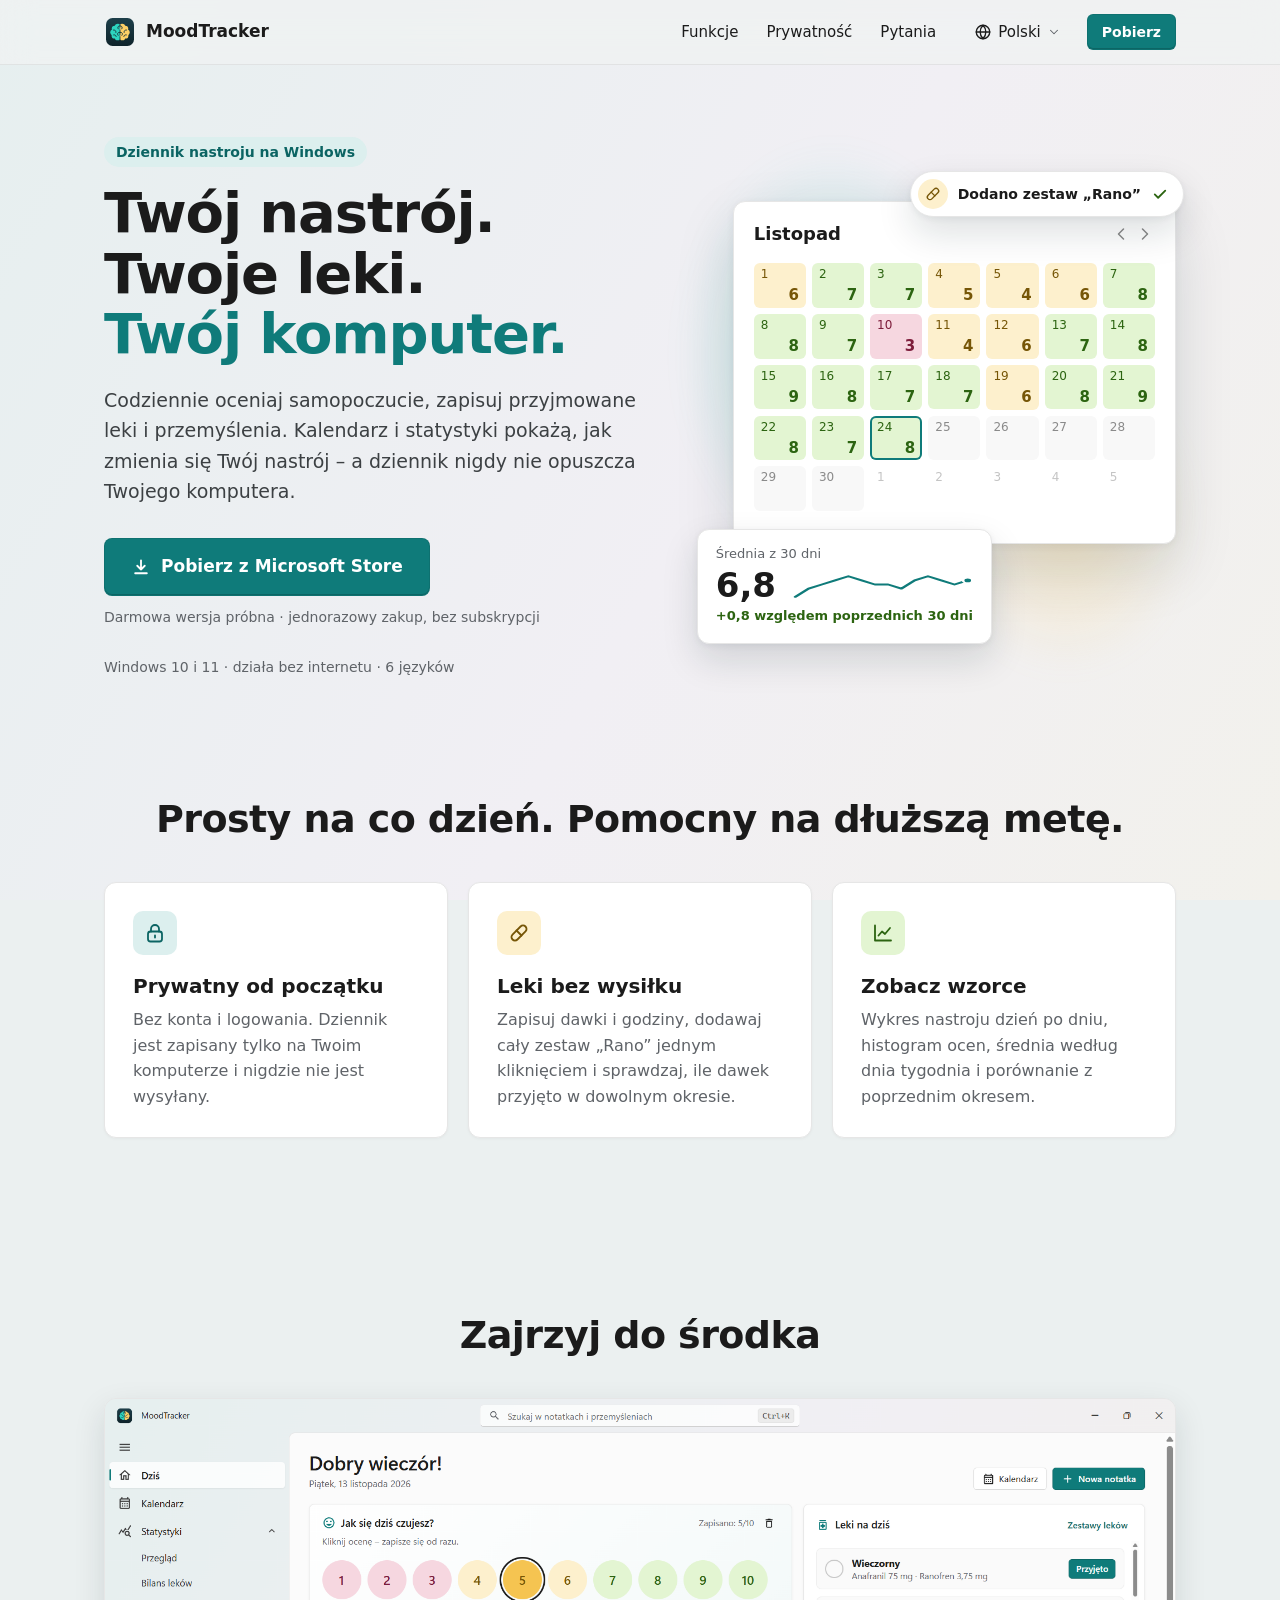
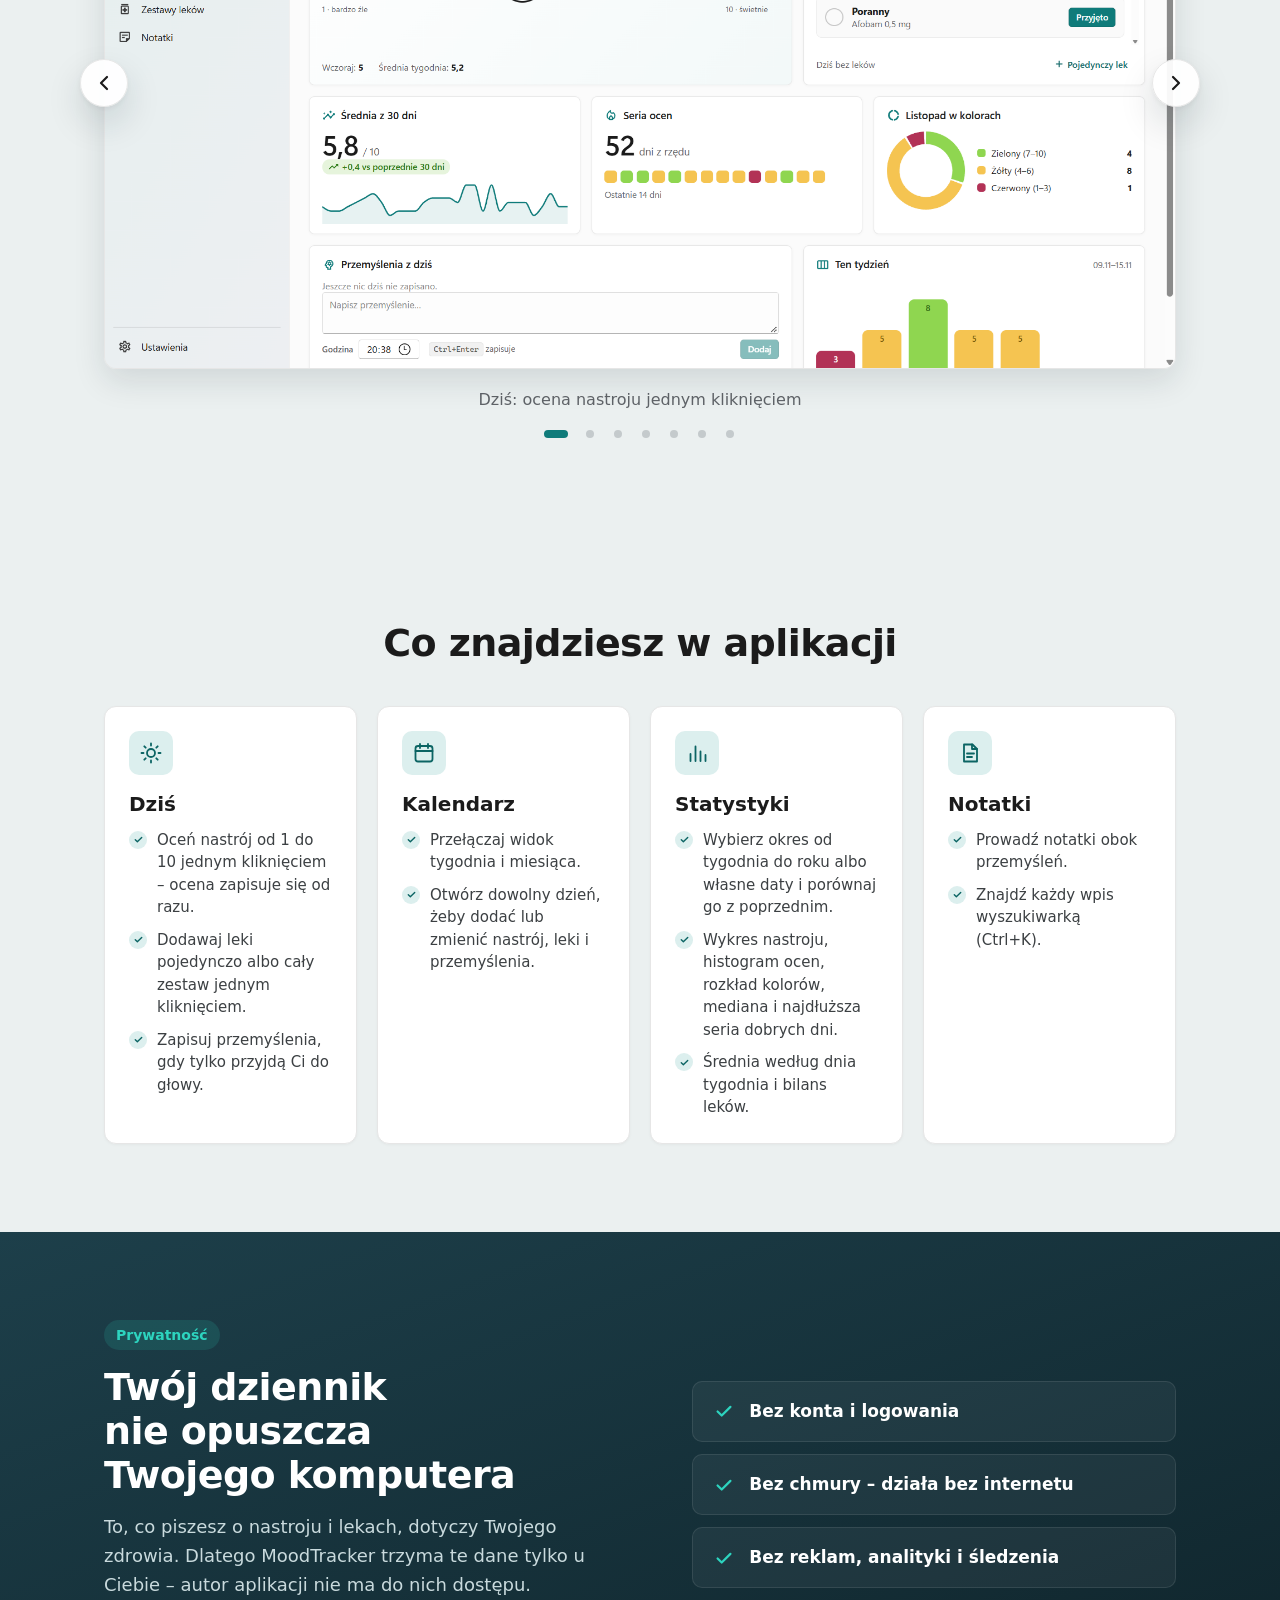
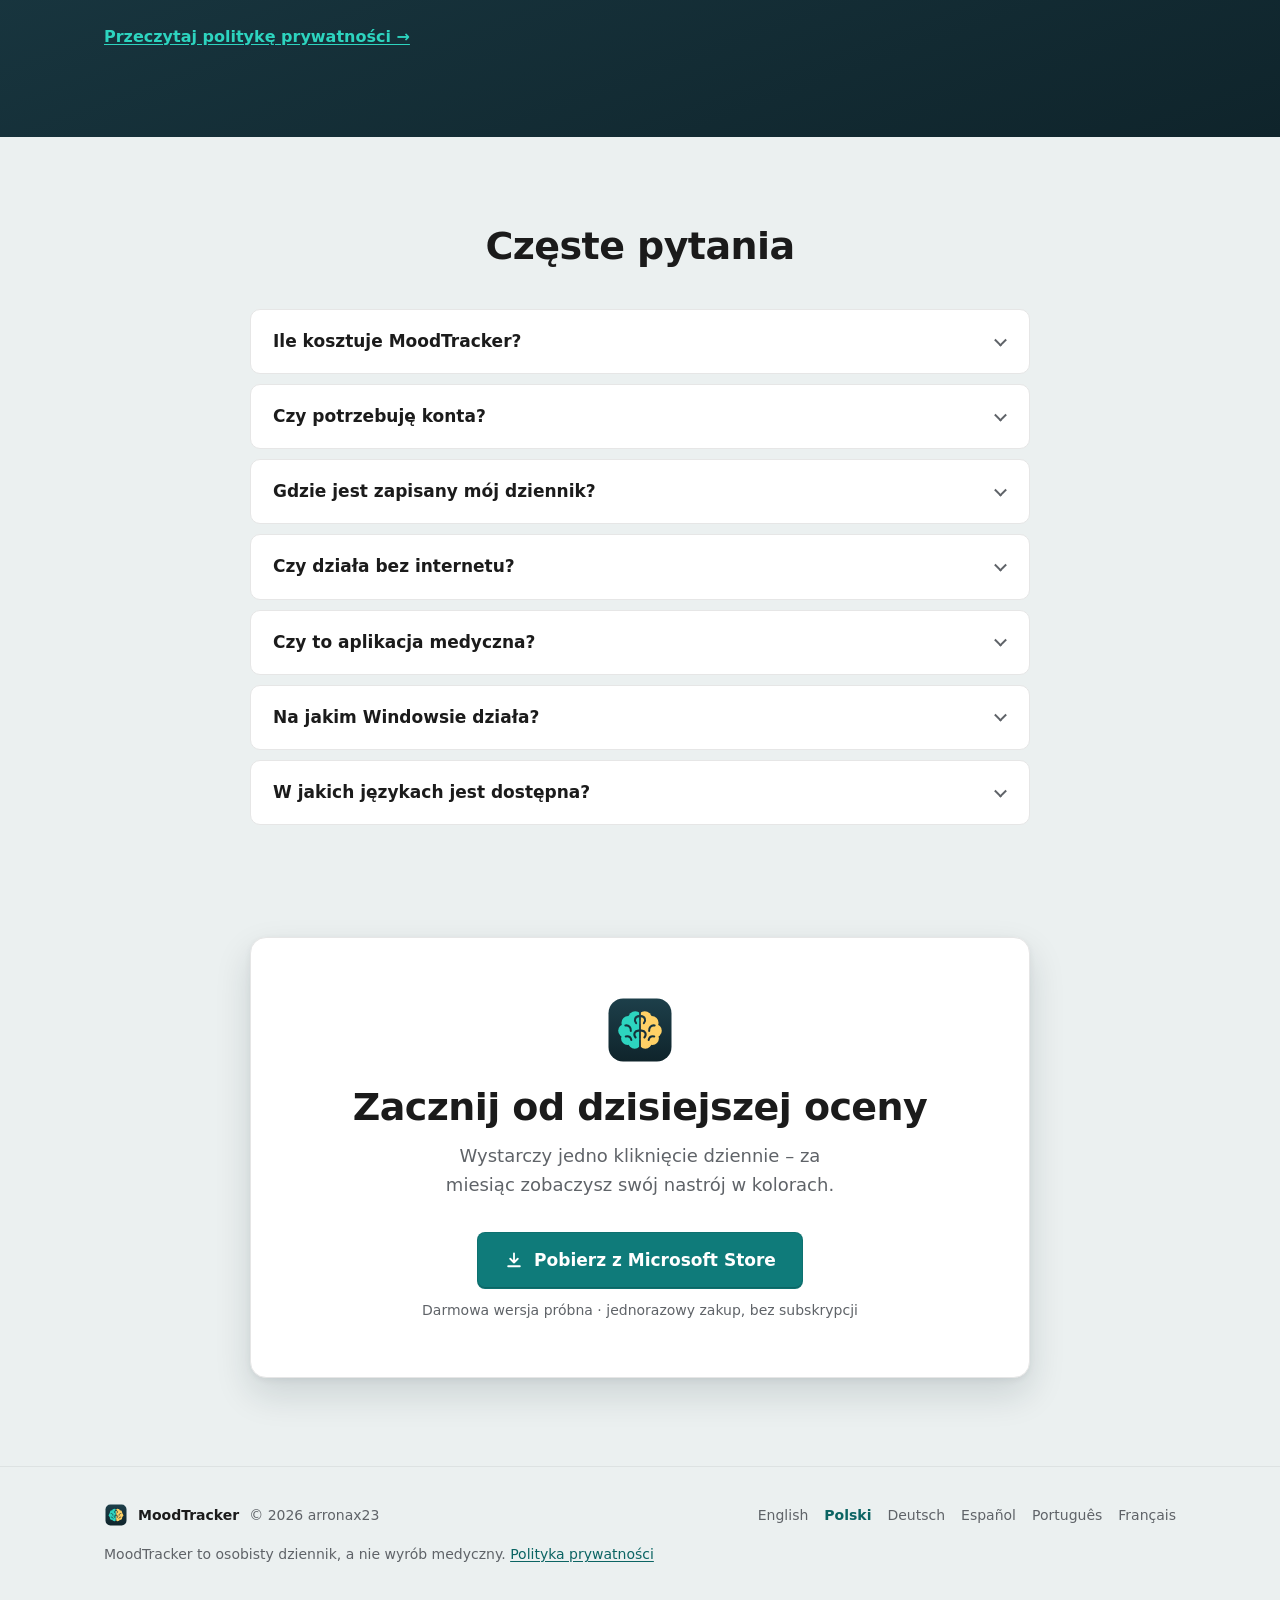
<file: pl/index.html>
<!doctype html>
<!-- Generated by scripts/build-website.ps1 from website/template.html. -->
<html lang="pl">
  <head>
    <meta charset="utf-8">
    <meta name="viewport" content="width=device-width, initial-scale=1">
    <title>MoodTracker – prywatny dziennik nastroju na Windows</title>
    <meta name="description" content="Oceniaj nastrój od 1 do 10, zapisuj leki i przemyślenia i zobacz, jak się czujesz na przestrzeni tygodni i miesięcy. Bez konta i chmury – dziennik zostaje na Twoim komputerze.">
    <link rel="canonical" href="https://arronax23.github.io/moodtracker-app/pl/">
    <link rel="alternate" hreflang="en" href="https://arronax23.github.io/moodtracker-app/">
    <link rel="alternate" hreflang="pl" href="https://arronax23.github.io/moodtracker-app/pl/">
    <link rel="alternate" hreflang="de" href="https://arronax23.github.io/moodtracker-app/de/">
    <link rel="alternate" hreflang="es" href="https://arronax23.github.io/moodtracker-app/es/">
    <link rel="alternate" hreflang="pt" href="https://arronax23.github.io/moodtracker-app/pt/">
    <link rel="alternate" hreflang="fr" href="https://arronax23.github.io/moodtracker-app/fr/">
    <link rel="alternate" hreflang="x-default" href="https://arronax23.github.io/moodtracker-app/">
    <meta property="og:type" content="website">
    <meta property="og:site_name" content="MoodTracker">
    <meta property="og:title" content="MoodTracker – prywatny dziennik nastroju na Windows">
    <meta property="og:description" content="Oceniaj nastrój od 1 do 10, zapisuj leki i przemyślenia i zobacz, jak się czujesz na przestrzeni tygodni i miesięcy. Bez konta i chmury – dziennik zostaje na Twoim komputerze.">
    <meta property="og:url" content="https://arronax23.github.io/moodtracker-app/pl/">
    <meta property="og:locale" content="pl_PL">
    <meta property="og:image" content="https://arronax23.github.io/moodtracker-app/assets/social-card.png">
    <meta property="og:image:width" content="1200">
    <meta property="og:image:height" content="630">
    <meta name="twitter:card" content="summary_large_image">
    <meta name="theme-color" content="#0f7b7a">
    <link rel="icon" href="../assets/logo.svg" type="image/svg+xml">
    <link rel="apple-touch-icon" href="../assets/logo.png">
    <link rel="stylesheet" href="../assets/style.css">
  </head>
  <body>
    <a class="skip" href="#main">Przejdź do treści</a>

    <header class="top">
      <div class="wrap top-inner">
        <a class="brand" href="./">
          <img src="../assets/logo.svg" width="32" height="32" alt="">
          <span>MoodTracker</span>
        </a>
        <nav class="nav">
          <a href="#features">Funkcje</a>
          <a href="#privacy">Prywatność</a>
          <a href="#faq">Pytania</a>
        </nav>
        <details class="lang">
          <summary>
            <svg viewBox="0 0 24 24" aria-hidden="true"><circle cx="12" cy="12" r="9"/><path d="M3 12h18M12 3c2.5 2.6 3.8 5.6 3.8 9s-1.3 6.4-3.8 9c-2.5-2.6-3.8-5.6-3.8-9S9.5 5.6 12 3z"/></svg>
            <span class="sr">Język:</span>
            <span class="lang-name">Polski</span>
            <svg class="chevron" viewBox="0 0 24 24" aria-hidden="true"><path d="m6 9 6 6 6-6"/></svg>
          </summary>
          <ul>
            <li><a href="../" hreflang="en" lang="en">English</a></li>
            <li><a href="../pl/" hreflang="pl" lang="pl" aria-current="page">Polski</a></li>
            <li><a href="../de/" hreflang="de" lang="de">Deutsch</a></li>
            <li><a href="../es/" hreflang="es" lang="es">Español</a></li>
            <li><a href="../pt/" hreflang="pt" lang="pt-PT">Português</a></li>
            <li><a href="../fr/" hreflang="fr" lang="fr">Français</a></li>
          </ul>
        </details>
        <a class="btn btn-small" href="https://apps.microsoft.com/detail/9PDT5LCNSN78?hl=pl-pl&amp;cid=website-pl">Pobierz</a>
      </div>
    </header>

    <main id="main">
      <section class="hero">
        <div class="wrap hero-inner">
          <div class="hero-text">
            <p class="eyebrow">Dziennik nastroju na Windows</p>
            <h1><span>Twój nastrój.</span> <span>Twoje leki.</span> <span class="accent">Twój komputer.</span></h1>
            <p class="lead">Codziennie oceniaj samopoczucie, zapisuj przyjmowane leki i przemyślenia. Kalendarz i statystyki pokażą, jak zmienia się Twój nastrój – a dziennik nigdy nie opuszcza Twojego komputera.</p>
            <div class="cta">
              <a class="btn btn-large" href="https://apps.microsoft.com/detail/9PDT5LCNSN78?hl=pl-pl&amp;cid=website-pl">
                <svg viewBox="0 0 24 24" aria-hidden="true"><path d="M12 4v11m-4.5-4.5L12 15l4.5-4.5M5 19.5h14"/></svg>
                Pobierz z Microsoft Store
              </a>
              <p class="cta-note">Darmowa wersja próbna · jednorazowy zakup, bez subskrypcji</p>
            </div>
            <p class="hero-meta">Windows 10 i 11 · działa bez internetu · 6 języków</p>
          </div>

          <!-- An illustration of what the app shows: a month in the colors of the mood, the average, a medication set. -->
          <div class="hero-art" aria-hidden="true">
            <div class="float float-chip">
              <span class="chip-icon"><svg viewBox="0 0 24 24"><rect x="2.8" y="8.5" width="18.4" height="7" rx="3.5" transform="rotate(-45 12 12)"/><path d="m9.5 9.5 5 5"/></svg></span>
              <span>Dodano zestaw „Rano”</span>
              <svg class="chip-check" viewBox="0 0 24 24"><path d="m5 12.5 4.5 4.5L19 7.5"/></svg>
            </div>
            <div class="window">
              <div class="window-bar">
                <span>Listopad</span>
                <span class="arrows">
                  <svg viewBox="0 0 24 24"><path d="m15 6-6 6 6 6"/></svg>
                  <svg viewBox="0 0 24 24"><path d="m9 6 6 6-6 6"/></svg>
                </span>
              </div>
              <div class="grid">
                <span class="day y"><span>1</span><b>6</b></span>
                <span class="day g"><span>2</span><b>7</b></span>
                <span class="day g"><span>3</span><b>7</b></span>
                <span class="day y"><span>4</span><b>5</b></span>
                <span class="day y"><span>5</span><b>4</b></span>
                <span class="day y"><span>6</span><b>6</b></span>
                <span class="day g"><span>7</span><b>8</b></span>
                <span class="day g"><span>8</span><b>8</b></span>
                <span class="day g"><span>9</span><b>7</b></span>
                <span class="day r"><span>10</span><b>3</b></span>
                <span class="day y"><span>11</span><b>4</b></span>
                <span class="day y"><span>12</span><b>6</b></span>
                <span class="day g"><span>13</span><b>7</b></span>
                <span class="day g"><span>14</span><b>8</b></span>
                <span class="day g"><span>15</span><b>9</b></span>
                <span class="day g"><span>16</span><b>8</b></span>
                <span class="day g"><span>17</span><b>7</b></span>
                <span class="day g"><span>18</span><b>7</b></span>
                <span class="day y"><span>19</span><b>6</b></span>
                <span class="day g"><span>20</span><b>8</b></span>
                <span class="day g"><span>21</span><b>9</b></span>
                <span class="day g"><span>22</span><b>8</b></span>
                <span class="day g"><span>23</span><b>7</b></span>
                <span class="day g today"><span>24</span><b>8</b></span>
                <span class="day future"><span>25</span></span>
                <span class="day future"><span>26</span></span>
                <span class="day future"><span>27</span></span>
                <span class="day future"><span>28</span></span>
                <span class="day future"><span>29</span></span>
                <span class="day future"><span>30</span></span>
                <span class="day out"><span>1</span></span>
                <span class="day out"><span>2</span></span>
                <span class="day out"><span>3</span></span>
                <span class="day out"><span>4</span></span>
                <span class="day out"><span>5</span></span>
              </div>
            </div>
            <div class="float float-stat">
              <span class="stat-label">Średnia z 30 dni</span>
              <span class="stat-row">
                <span class="stat-value">6,8</span>
                <svg class="spark" viewBox="-4 -4 138 48" preserveAspectRatio="none">
                  <polyline points="0,34.5 10,23.5 20,18 30,12.5 40,7 50,12.5 60,18 70,18 80,23.5 90,12.5 100,7 110,12.5 120,18 130,12.5"/>
                  <circle cx="130" cy="12.5" r="3.5"/>
                </svg>
              </span>
              <span class="stat-delta">+0,8 względem poprzednich 30 dni</span>
            </div>
          </div>
        </div>
      </section>

      <section class="section" aria-labelledby="pillars-title">
        <div class="wrap">
          <h2 class="section-title" id="pillars-title">Prosty na co dzień. Pomocny na dłuższą metę.</h2>
          <div class="cards">
            <article class="card">
              <span class="icon icon-teal"><svg viewBox="0 0 24 24" aria-hidden="true"><rect x="5" y="10.5" width="14" height="10" rx="2.5"/><path d="M8 10.5V8a4 4 0 0 1 8 0v2.5M12 14.5v2"/></svg></span>
              <h3>Prywatny od początku</h3>
              <p>Bez konta i logowania. Dziennik jest zapisany tylko na Twoim komputerze i nigdzie nie jest wysyłany.</p>
            </article>
            <article class="card">
              <span class="icon icon-yellow"><svg viewBox="0 0 24 24" aria-hidden="true"><rect x="2.8" y="8.5" width="18.4" height="7" rx="3.5" transform="rotate(-45 12 12)"/><path d="m9.5 9.5 5 5"/></svg></span>
              <h3>Leki bez wysiłku</h3>
              <p>Zapisuj dawki i godziny, dodawaj cały zestaw „Rano” jednym kliknięciem i sprawdzaj, ile dawek przyjęto w dowolnym okresie.</p>
            </article>
            <article class="card">
              <span class="icon icon-green"><svg viewBox="0 0 24 24" aria-hidden="true"><path d="M4 4.5v15h16"/><path d="m7.5 14.5 3.5-4 3 2.5 5-6"/></svg></span>
              <h3>Zobacz wzorce</h3>
              <p>Wykres nastroju dzień po dniu, histogram ocen, średnia według dnia tygodnia i porównanie z poprzednim okresem.</p>
            </article>
          </div>
        </div>
      </section>

      <section class="section" aria-labelledby="screens-title">
        <div class="wrap">
          <h2 class="section-title" id="screens-title">Zajrzyj do środka</h2>
          <div class="carousel" role="group" aria-roledescription="carousel" aria-labelledby="screens-title">
            <div class="carousel-frame">
              <div class="carousel-track" tabindex="0" aria-labelledby="screens-title">
                <div class="slide" role="group" aria-roledescription="slide" aria-label="1 / 7">
                  <img src="../assets/screenshots/pl/1.png" width="1920" height="1020" alt="Dziś: ocena nastroju jednym kliknięciem" loading="lazy" decoding="async">
                </div>
                <div class="slide" role="group" aria-roledescription="slide" aria-label="2 / 7">
                  <img src="../assets/screenshots/pl/2.png" width="1920" height="1020" alt="Kalendarz: nastrój, leki i myśli z każdego dnia" loading="lazy" decoding="async">
                </div>
                <div class="slide" role="group" aria-roledescription="slide" aria-label="3 / 7">
                  <img src="../assets/screenshots/pl/3.png" width="1920" height="1020" alt="Widok miesiąca: cały miesiąc w kolorach nastroju" loading="lazy" decoding="async">
                </div>
                <div class="slide" role="group" aria-roledescription="slide" aria-label="4 / 7">
                  <img src="../assets/screenshots/pl/4.png" width="1920" height="1020" alt="Statystyki dowolnego okresu" loading="lazy" decoding="async">
                </div>
                <div class="slide" role="group" aria-roledescription="slide" aria-label="5 / 7">
                  <img src="../assets/screenshots/pl/5.png" width="1920" height="1020" alt="Zestawy leków: kilka leków jednym kliknięciem" loading="lazy" decoding="async">
                </div>
                <div class="slide" role="group" aria-roledescription="slide" aria-label="6 / 7">
                  <img src="../assets/screenshots/pl/6.png" width="1920" height="1020" alt="Notatki: wszystkie myśli i notatki w jednym miejscu" loading="lazy" decoding="async">
                </div>
                <div class="slide" role="group" aria-roledescription="slide" aria-label="7 / 7">
                  <img src="../assets/screenshots/pl/7.png" width="1920" height="1020" alt="Ustawienia: plik dziennika zostaje na Twoim komputerze" loading="lazy" decoding="async">
                </div>
              </div>
              <button type="button" class="carousel-arrow carousel-prev" aria-label="Poprzedni zrzut ekranu" hidden><svg viewBox="0 0 24 24" aria-hidden="true"><path d="m15 6-6 6 6 6"/></svg></button>
              <button type="button" class="carousel-arrow carousel-next" aria-label="Następny zrzut ekranu" hidden><svg viewBox="0 0 24 24" aria-hidden="true"><path d="m9 6 6 6-6 6"/></svg></button>
            </div>
            <p class="carousel-caption" aria-hidden="true">Dziś: ocena nastroju jednym kliknięciem</p>
            <div class="carousel-dots" hidden>
              <button type="button" aria-label="Dziś: ocena nastroju jednym kliknięciem" aria-current="true"></button>
              <button type="button" aria-label="Kalendarz: nastrój, leki i myśli z każdego dnia"></button>
              <button type="button" aria-label="Widok miesiąca: cały miesiąc w kolorach nastroju"></button>
              <button type="button" aria-label="Statystyki dowolnego okresu"></button>
              <button type="button" aria-label="Zestawy leków: kilka leków jednym kliknięciem"></button>
              <button type="button" aria-label="Notatki: wszystkie myśli i notatki w jednym miejscu"></button>
              <button type="button" aria-label="Ustawienia: plik dziennika zostaje na Twoim komputerze"></button>
            </div>
          </div>
        </div>
      </section>

      <section class="section" id="features" aria-labelledby="features-title">
        <div class="wrap">
          <h2 class="section-title" id="features-title">Co znajdziesz w aplikacji</h2>
          <div class="features">
            <article class="card feature">
              <span class="icon icon-teal"><svg viewBox="0 0 24 24" aria-hidden="true"><circle cx="12" cy="12" r="4"/><path d="M12 2.5v2M12 19.5v2M2.5 12h2M19.5 12h2M5.3 5.3l1.4 1.4M17.3 17.3l1.4 1.4M5.3 18.7l1.4-1.4M17.3 6.7l1.4-1.4"/></svg></span>
              <h3>Dziś</h3>
              <ul class="checks">
                <li>Oceń nastrój od 1 do 10 jednym kliknięciem – ocena zapisuje się od razu.</li>
                <li>Dodawaj leki pojedynczo albo cały zestaw jednym kliknięciem.</li>
                <li>Zapisuj przemyślenia, gdy tylko przyjdą Ci do głowy.</li>
              </ul>
            </article>
            <article class="card feature">
              <span class="icon icon-teal"><svg viewBox="0 0 24 24" aria-hidden="true"><rect x="3.5" y="5" width="17" height="15.5" rx="2.5"/><path d="M3.5 10h17M8 3v4M16 3v4"/></svg></span>
              <h3>Kalendarz</h3>
              <ul class="checks">
                <li>Przełączaj widok tygodnia i miesiąca.</li>
                <li>Otwórz dowolny dzień, żeby dodać lub zmienić nastrój, leki i przemyślenia.</li>
              </ul>
            </article>
            <article class="card feature">
              <span class="icon icon-teal"><svg viewBox="0 0 24 24" aria-hidden="true"><path d="M5.5 20v-7M10.5 20V5.5M15.5 20v-9.5M20.5 20v-6"/></svg></span>
              <h3>Statystyki</h3>
              <ul class="checks">
                <li>Wybierz okres od tygodnia do roku albo własne daty i porównaj go z poprzednim.</li>
                <li>Wykres nastroju, histogram ocen, rozkład kolorów, mediana i najdłuższa seria dobrych dni.</li>
                <li>Średnia według dnia tygodnia i bilans leków.</li>
              </ul>
            </article>
            <article class="card feature">
              <span class="icon icon-teal"><svg viewBox="0 0 24 24" aria-hidden="true"><path d="M6 3.5h8.5L19 8v12.5H6z"/><path d="M14 3.5V8h5M9 12.5h7M9 16h5"/></svg></span>
              <h3>Notatki</h3>
              <ul class="checks">
                <li>Prowadź notatki obok przemyśleń.</li>
                <li>Znajdź każdy wpis wyszukiwarką (Ctrl+K).</li>
              </ul>
            </article>
          </div>
        </div>
      </section>

      <section class="band" id="privacy" aria-labelledby="privacy-title">
        <div class="wrap band-inner">
          <div>
            <p class="eyebrow">Prywatność</p>
            <h2 class="section-title" id="privacy-title">Twój dziennik nie opuszcza Twojego komputera</h2>
            <p class="band-text">To, co piszesz o nastroju i lekach, dotyczy Twojego zdrowia. Dlatego MoodTracker trzyma te dane tylko u Ciebie – autor aplikacji nie ma do nich dostępu.</p>
            <a class="band-link" href="https://arronax23.github.io/moodtracker-privacy/?lang=pl">Przeczytaj politykę prywatności &rarr;</a>
          </div>
          <ul class="band-list">
            <li><svg viewBox="0 0 24 24" aria-hidden="true"><path d="m5 12.5 4.5 4.5L19 7.5"/></svg>Bez konta i logowania</li>
            <li><svg viewBox="0 0 24 24" aria-hidden="true"><path d="m5 12.5 4.5 4.5L19 7.5"/></svg>Bez chmury – działa bez internetu</li>
            <li><svg viewBox="0 0 24 24" aria-hidden="true"><path d="m5 12.5 4.5 4.5L19 7.5"/></svg>Bez reklam, analityki i śledzenia</li>
          </ul>
        </div>
      </section>

      <section class="section" id="faq" aria-labelledby="faq-title">
        <div class="wrap">
          <h2 class="section-title" id="faq-title">Częste pytania</h2>
          <div class="faq">
            <details>
              <summary>Ile kosztuje MoodTracker?</summary>
              <p>MoodTracker kupujesz raz w Microsoft Store – bez subskrypcji. Najpierw możesz go wypróbować za darmo. Aktualną cenę w Twojej walucie pokazuje Store.</p>
            </details>
            <details>
              <summary>Czy potrzebuję konta?</summary>
              <p>Nie. Instalujesz aplikację i od razu zaczynasz – nie musisz się nigdzie rejestrować.</p>
            </details>
            <details>
              <summary>Gdzie jest zapisany mój dziennik?</summary>
              <p>Tylko na Twoim komputerze, w folderze MoodTracker w Twoim folderze użytkownika Windows. Aplikacja nigdzie go nie wysyła, a jej autor go nie widzi. Dziennik zostaje tam także po odinstalowaniu aplikacji, więc po ponownej instalacji wrócą Twoje wpisy – a w Ustawieniach możesz go w każdej chwili usunąć.</p>
            </details>
            <details>
              <summary>Czy działa bez internetu?</summary>
              <p>Tak. Internet jest potrzebny tylko do instalacji i aktualizacji aplikacji z Microsoft Store.</p>
            </details>
            <details>
              <summary>Czy to aplikacja medyczna?</summary>
              <p>Nie. To osobisty dziennik, a nie wyrób medyczny, i nie udziela porad medycznych. Swoje statystyki możesz pokazać lekarzowi lub terapeucie – o leczeniu zawsze rozmawiaj z lekarzem.</p>
            </details>
            <details>
              <summary>Na jakim Windowsie działa?</summary>
              <p>Na Windows 11 i Windows 10 w wersji 1809 lub nowszej.</p>
            </details>
            <details>
              <summary>W jakich językach jest dostępna?</summary>
              <p>Po polsku, angielsku, niemiecku, hiszpańsku, portugalsku i francusku. Język zmienisz w Ustawieniach.</p>
            </details>
          </div>
        </div>
      </section>

      <section class="section final" aria-labelledby="final-title">
        <div class="wrap">
          <div class="final-card">
            <img src="../assets/logo.svg" width="72" height="72" alt="">
            <h2 class="section-title" id="final-title">Zacznij od dzisiejszej oceny</h2>
            <p>Wystarczy jedno kliknięcie dziennie – za miesiąc zobaczysz swój nastrój w kolorach.</p>
            <div class="cta">
              <a class="btn btn-large" href="https://apps.microsoft.com/detail/9PDT5LCNSN78?hl=pl-pl&amp;cid=website-pl">
                <svg viewBox="0 0 24 24" aria-hidden="true"><path d="M12 4v11m-4.5-4.5L12 15l4.5-4.5M5 19.5h14"/></svg>
                Pobierz z Microsoft Store
              </a>
              <p class="cta-note">Darmowa wersja próbna · jednorazowy zakup, bez subskrypcji</p>
            </div>
          </div>
        </div>
      </section>
    </main>

    <footer class="foot">
      <div class="wrap foot-inner">
        <div class="foot-brand">
          <img src="../assets/logo.svg" width="24" height="24" alt="">
          <span>MoodTracker</span>
          <small>© 2026 arronax23</small>
        </div>
        <ul class="foot-langs" aria-label="Język">
          <li><a href="../" hreflang="en" lang="en">English</a></li>
            <li><a href="../pl/" hreflang="pl" lang="pl" aria-current="page">Polski</a></li>
            <li><a href="../de/" hreflang="de" lang="de">Deutsch</a></li>
            <li><a href="../es/" hreflang="es" lang="es">Español</a></li>
            <li><a href="../pt/" hreflang="pt" lang="pt-PT">Português</a></li>
            <li><a href="../fr/" hreflang="fr" lang="fr">Français</a></li>
        </ul>
        <p class="foot-note">MoodTracker to osobisty dziennik, a nie wyrób medyczny. <a href="https://arronax23.github.io/moodtracker-privacy/?lang=pl">Polityka prywatności</a></p>
      </div>
    </footer>

    <script>
      // The language menu closes on a click outside it and on Escape.
      (function () {
        var menu = document.querySelector("details.lang");
        document.addEventListener("click", function (e) {
          if (menu.open && !menu.contains(e.target)) menu.open = false;
        });
        document.addEventListener("keydown", function (e) {
          if (e.key === "Escape" && menu.open) {
            menu.open = false;
            menu.querySelector("summary").focus();
          }
        });
      })();

      // The screenshot carousel: the arrows, the dots and the arrow keys scroll the track; the caption and
      // the current dot follow the screenshot in view, also after a swipe. The last arrow click goes around.
      (function () {
        var carousel = document.querySelector(".carousel");
        if (!carousel) return;
        var track = carousel.querySelector(".carousel-track");
        var images = track.querySelectorAll("img");
        var caption = carousel.querySelector(".carousel-caption");
        var dotList = carousel.querySelector(".carousel-dots");
        var dots = dotList.querySelectorAll("button");
        var prev = carousel.querySelector(".carousel-prev");
        var next = carousel.querySelector(".carousel-next");
        var count = images.length;
        var current = 0;
        var target = null;
        var timer = 0;
        var frame = 0;
        if (count < 2) return;

        function select(index) {
          current = index;
          caption.textContent = images[index].alt;
          for (var i = 0; i < count; i++) {
            if (i === index) dots[i].setAttribute("aria-current", "true");
            else dots[i].removeAttribute("aria-current");
          }
        }

        // Selects at once, so that quick clicks count; the scroll events on the way don't change it.
        function go(index) {
          index = (index + count) % count;
          target = index;
          select(index);
          track.scrollTo({ left: index * track.clientWidth });
          clearTimeout(timer);
          timer = setTimeout(function () { target = null; sync(); }, 1000);
        }

        function sync() {
          var index = Math.min(count - 1, Math.max(0, Math.round(track.scrollLeft / track.clientWidth)));
          if (target !== null) {
            if (index === target) target = null;
            return;
          }
          if (index !== current) select(index);
        }

        prev.hidden = next.hidden = dotList.hidden = false;
        prev.addEventListener("click", function () { go(current - 1); });
        next.addEventListener("click", function () { go(current + 1); });
        Array.prototype.forEach.call(dots, function (dot, i) {
          dot.addEventListener("click", function () { go(i); });
        });
        track.addEventListener("keydown", function (e) {
          if (e.key !== "ArrowLeft" && e.key !== "ArrowRight") return;
          e.preventDefault();
          go(current + (e.key === "ArrowRight" ? 1 : -1));
        });
        track.addEventListener("scroll", function () {
          if (!frame) frame = requestAnimationFrame(function () { frame = 0; sync(); });
        });

        // A lazy image outside the visible part of a sideways track loads only when scrolled to. All of
        // them load once the carousel is near, so that no screenshot shows up empty.
        if ("IntersectionObserver" in window) {
          var observer = new IntersectionObserver(function (entries) {
            if (!entries[0].isIntersecting) return;
            Array.prototype.forEach.call(images, function (img) { img.loading = "eager"; });
            observer.disconnect();
          }, { rootMargin: "800px 0px" });
          observer.observe(carousel);
        }
      })();
    </script>
    <script data-goatcounter="https://moodtracker.goatcounter.com/count" async src="https://gc.zgo.at/count.js"></script>
  </body>
</html>
</file>
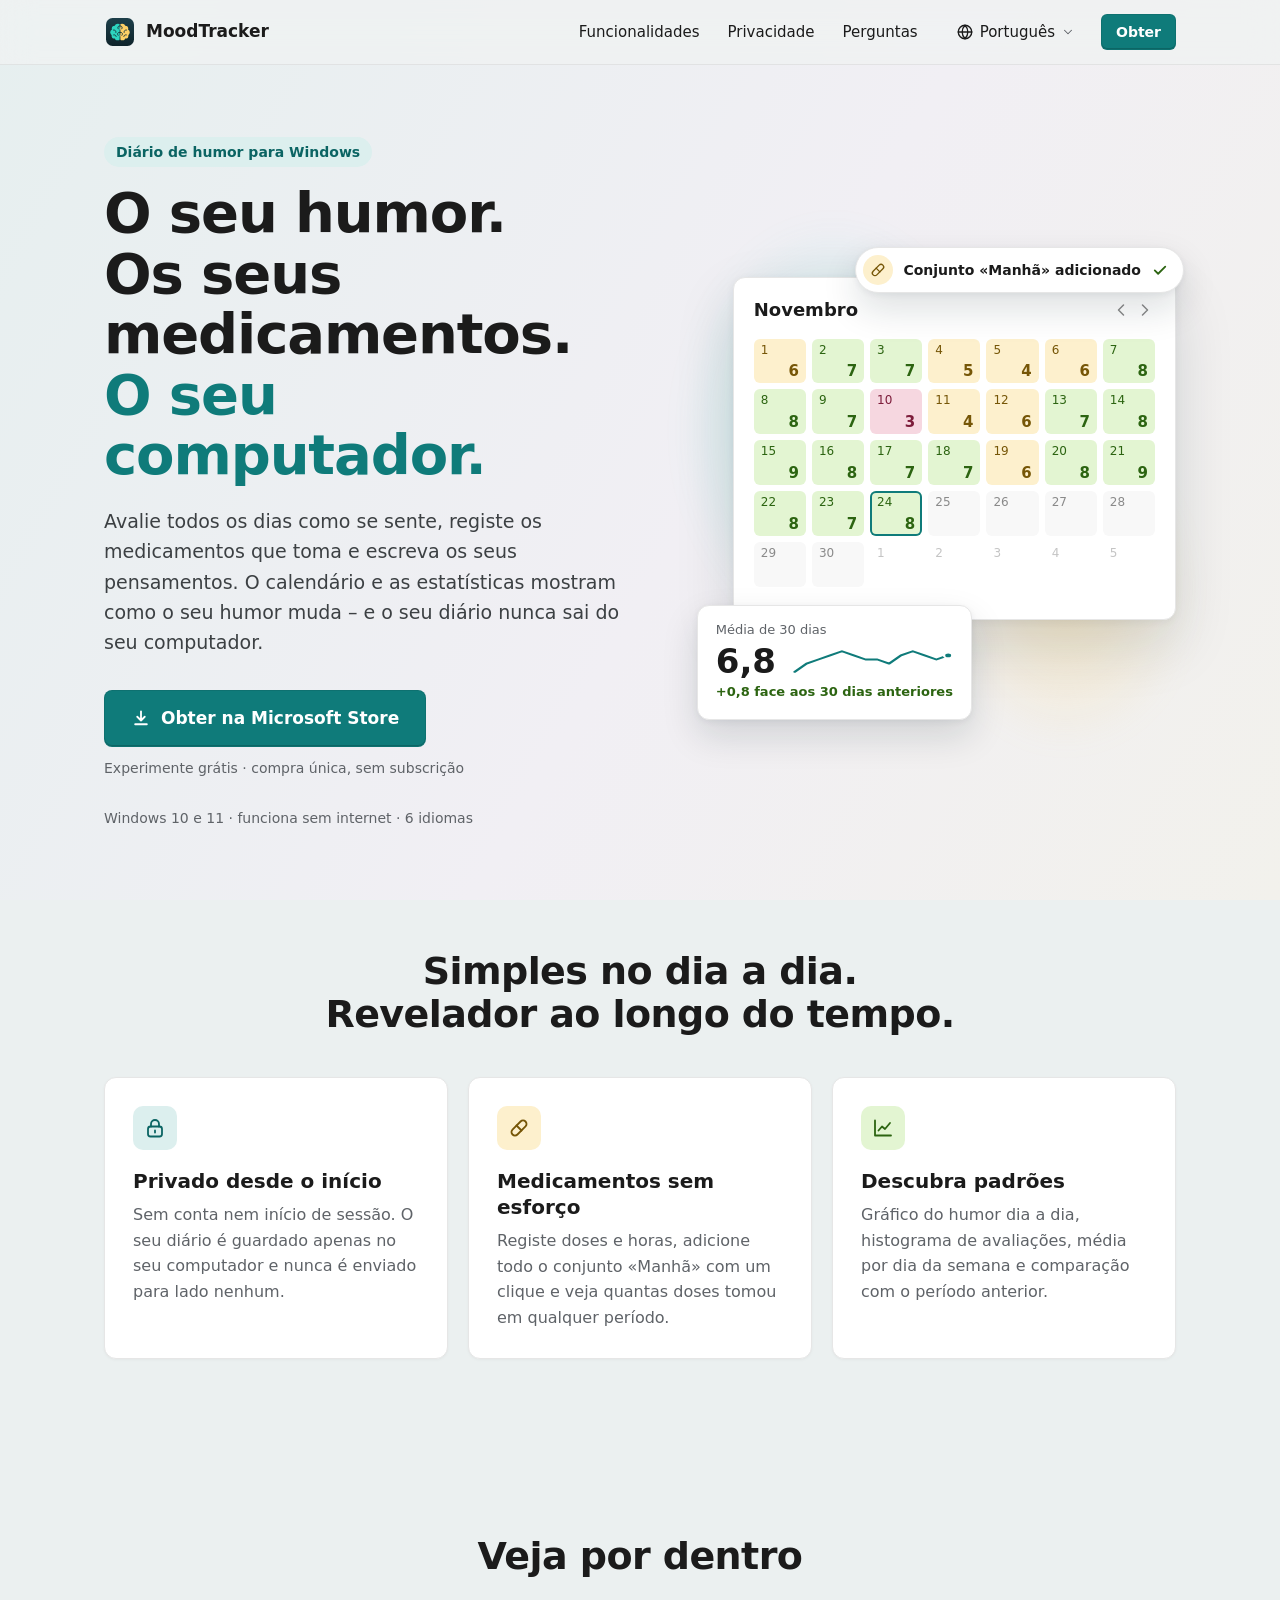
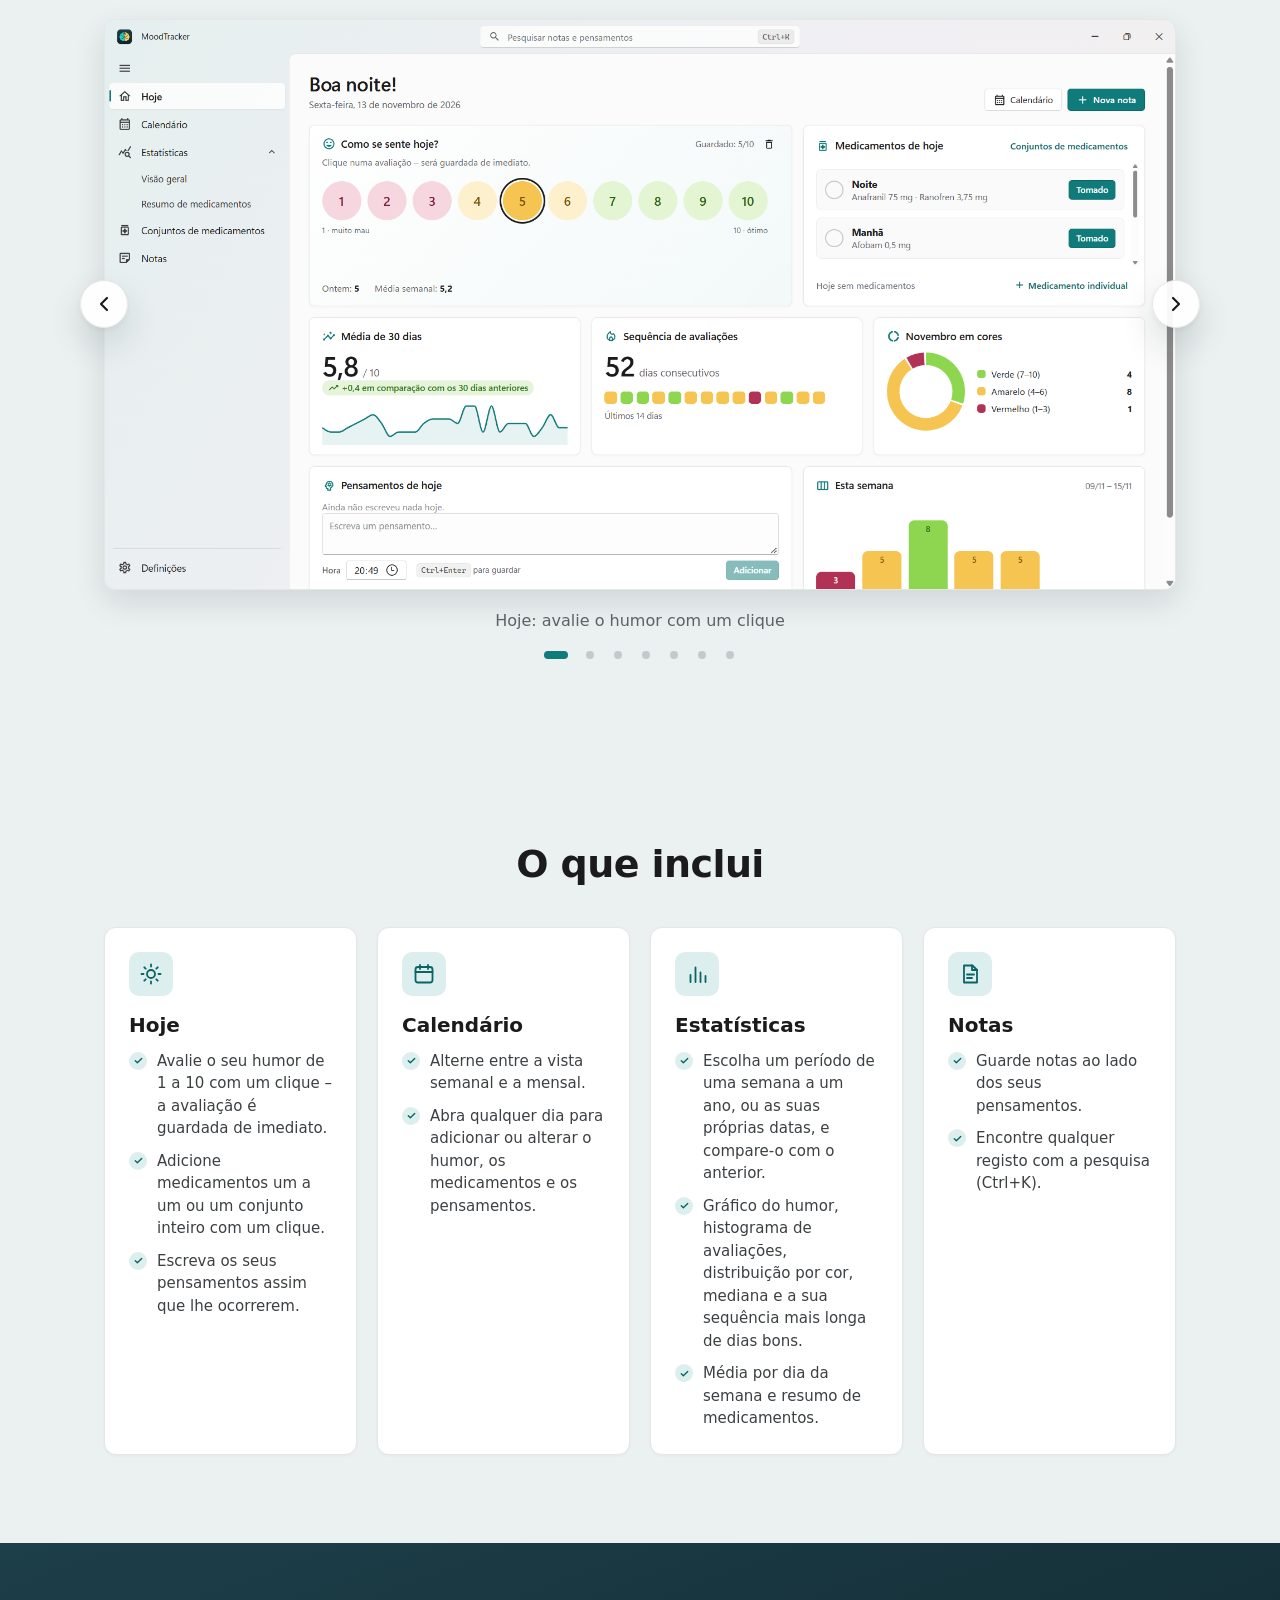
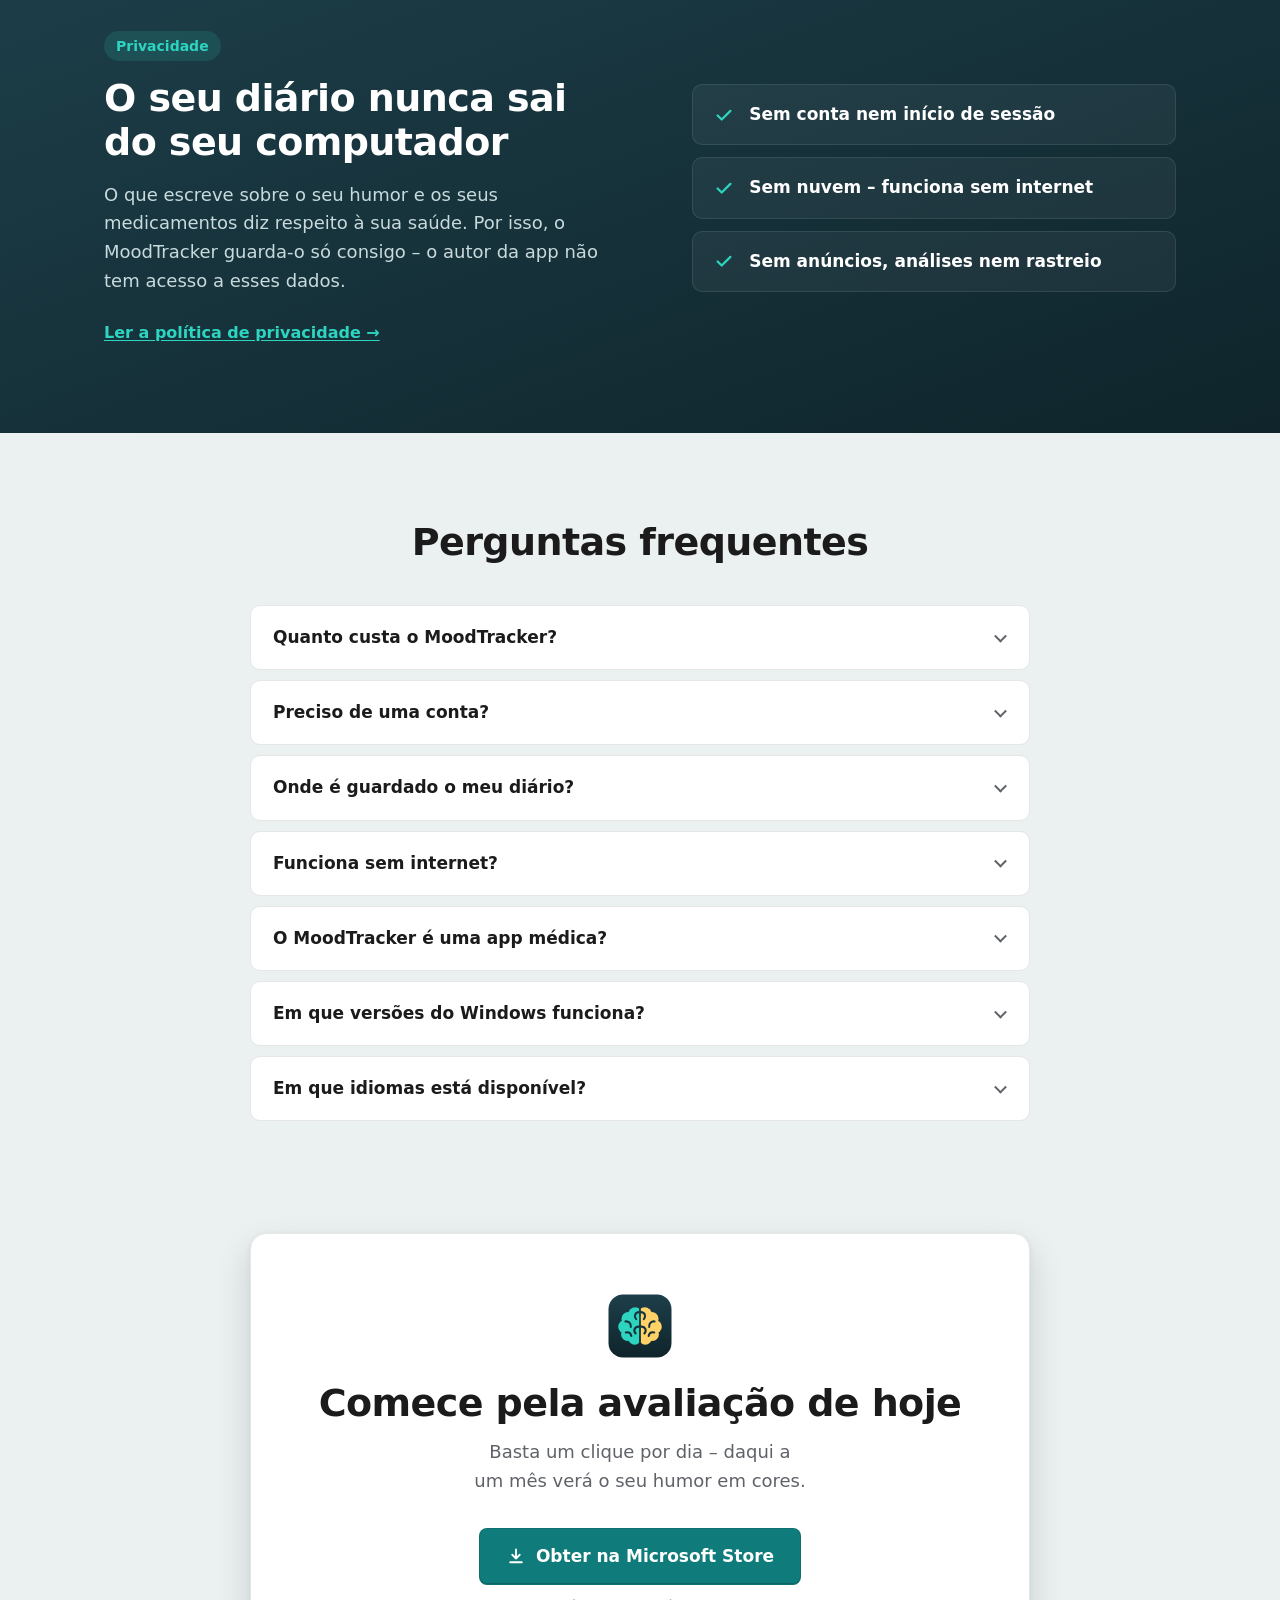
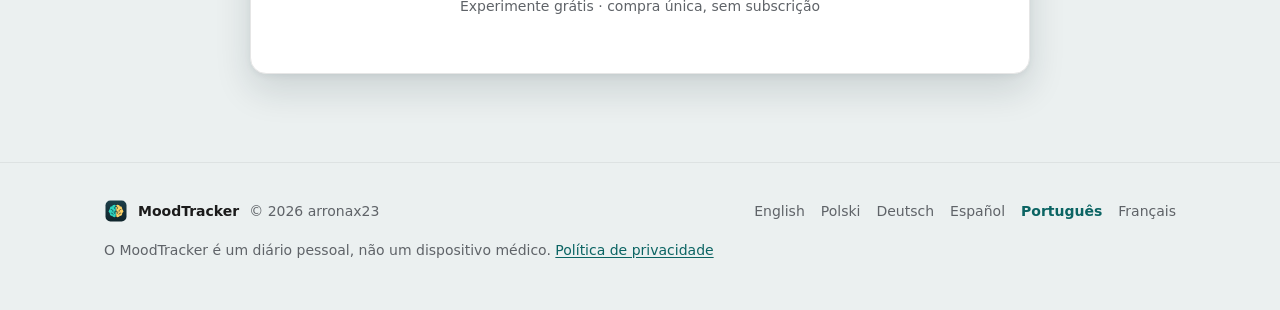
<file: pt/index.html>
<!doctype html>
<!-- Generated by scripts/build-website.ps1 from website/template.html. -->
<html lang="pt-PT">
  <head>
    <meta charset="utf-8">
    <meta name="viewport" content="width=device-width, initial-scale=1">
    <title>MoodTracker – um diário de humor privado para Windows</title>
    <meta name="description" content="Avalie o seu humor de 1 a 10, registe medicamentos e pensamentos e veja como se sente ao longo de semanas e meses. Sem conta e sem nuvem: o seu diário fica no seu computador.">
    <link rel="canonical" href="https://arronax23.github.io/moodtracker-app/pt/">
    <link rel="alternate" hreflang="en" href="https://arronax23.github.io/moodtracker-app/">
    <link rel="alternate" hreflang="pl" href="https://arronax23.github.io/moodtracker-app/pl/">
    <link rel="alternate" hreflang="de" href="https://arronax23.github.io/moodtracker-app/de/">
    <link rel="alternate" hreflang="es" href="https://arronax23.github.io/moodtracker-app/es/">
    <link rel="alternate" hreflang="pt" href="https://arronax23.github.io/moodtracker-app/pt/">
    <link rel="alternate" hreflang="fr" href="https://arronax23.github.io/moodtracker-app/fr/">
    <link rel="alternate" hreflang="x-default" href="https://arronax23.github.io/moodtracker-app/">
    <meta property="og:type" content="website">
    <meta property="og:site_name" content="MoodTracker">
    <meta property="og:title" content="MoodTracker – um diário de humor privado para Windows">
    <meta property="og:description" content="Avalie o seu humor de 1 a 10, registe medicamentos e pensamentos e veja como se sente ao longo de semanas e meses. Sem conta e sem nuvem: o seu diário fica no seu computador.">
    <meta property="og:url" content="https://arronax23.github.io/moodtracker-app/pt/">
    <meta property="og:locale" content="pt_PT">
    <meta property="og:image" content="https://arronax23.github.io/moodtracker-app/assets/social-card.png">
    <meta property="og:image:width" content="1200">
    <meta property="og:image:height" content="630">
    <meta name="twitter:card" content="summary_large_image">
    <meta name="theme-color" content="#0f7b7a">
    <link rel="icon" href="../assets/logo.svg" type="image/svg+xml">
    <link rel="apple-touch-icon" href="../assets/logo.png">
    <link rel="stylesheet" href="../assets/style.css">
  </head>
  <body>
    <a class="skip" href="#main">Saltar para o conteúdo</a>

    <header class="top">
      <div class="wrap top-inner">
        <a class="brand" href="./">
          <img src="../assets/logo.svg" width="32" height="32" alt="">
          <span>MoodTracker</span>
        </a>
        <nav class="nav">
          <a href="#features">Funcionalidades</a>
          <a href="#privacy">Privacidade</a>
          <a href="#faq">Perguntas</a>
        </nav>
        <details class="lang">
          <summary>
            <svg viewBox="0 0 24 24" aria-hidden="true"><circle cx="12" cy="12" r="9"/><path d="M3 12h18M12 3c2.5 2.6 3.8 5.6 3.8 9s-1.3 6.4-3.8 9c-2.5-2.6-3.8-5.6-3.8-9S9.5 5.6 12 3z"/></svg>
            <span class="sr">Idioma:</span>
            <span class="lang-name">Português</span>
            <svg class="chevron" viewBox="0 0 24 24" aria-hidden="true"><path d="m6 9 6 6 6-6"/></svg>
          </summary>
          <ul>
            <li><a href="../" hreflang="en" lang="en">English</a></li>
            <li><a href="../pl/" hreflang="pl" lang="pl">Polski</a></li>
            <li><a href="../de/" hreflang="de" lang="de">Deutsch</a></li>
            <li><a href="../es/" hreflang="es" lang="es">Español</a></li>
            <li><a href="../pt/" hreflang="pt" lang="pt-PT" aria-current="page">Português</a></li>
            <li><a href="../fr/" hreflang="fr" lang="fr">Français</a></li>
          </ul>
        </details>
        <a class="btn btn-small" href="https://apps.microsoft.com/detail/9PDT5LCNSN78?hl=pt-pt&amp;cid=website-pt">Obter</a>
      </div>
    </header>

    <main id="main">
      <section class="hero">
        <div class="wrap hero-inner">
          <div class="hero-text">
            <p class="eyebrow">Diário de humor para Windows</p>
            <h1><span>O seu humor.</span> <span>Os seus medicamentos.</span> <span class="accent">O seu computador.</span></h1>
            <p class="lead">Avalie todos os dias como se sente, registe os medicamentos que toma e escreva os seus pensamentos. O calendário e as estatísticas mostram como o seu humor muda – e o seu diário nunca sai do seu computador.</p>
            <div class="cta">
              <a class="btn btn-large" href="https://apps.microsoft.com/detail/9PDT5LCNSN78?hl=pt-pt&amp;cid=website-pt">
                <svg viewBox="0 0 24 24" aria-hidden="true"><path d="M12 4v11m-4.5-4.5L12 15l4.5-4.5M5 19.5h14"/></svg>
                Obter na Microsoft Store
              </a>
              <p class="cta-note">Experimente grátis · compra única, sem subscrição</p>
            </div>
            <p class="hero-meta">Windows 10 e 11 · funciona sem internet · 6 idiomas</p>
          </div>

          <!-- An illustration of what the app shows: a month in the colors of the mood, the average, a medication set. -->
          <div class="hero-art" aria-hidden="true">
            <div class="float float-chip">
              <span class="chip-icon"><svg viewBox="0 0 24 24"><rect x="2.8" y="8.5" width="18.4" height="7" rx="3.5" transform="rotate(-45 12 12)"/><path d="m9.5 9.5 5 5"/></svg></span>
              <span>Conjunto «Manhã» adicionado</span>
              <svg class="chip-check" viewBox="0 0 24 24"><path d="m5 12.5 4.5 4.5L19 7.5"/></svg>
            </div>
            <div class="window">
              <div class="window-bar">
                <span>Novembro</span>
                <span class="arrows">
                  <svg viewBox="0 0 24 24"><path d="m15 6-6 6 6 6"/></svg>
                  <svg viewBox="0 0 24 24"><path d="m9 6 6 6-6 6"/></svg>
                </span>
              </div>
              <div class="grid">
                <span class="day y"><span>1</span><b>6</b></span>
                <span class="day g"><span>2</span><b>7</b></span>
                <span class="day g"><span>3</span><b>7</b></span>
                <span class="day y"><span>4</span><b>5</b></span>
                <span class="day y"><span>5</span><b>4</b></span>
                <span class="day y"><span>6</span><b>6</b></span>
                <span class="day g"><span>7</span><b>8</b></span>
                <span class="day g"><span>8</span><b>8</b></span>
                <span class="day g"><span>9</span><b>7</b></span>
                <span class="day r"><span>10</span><b>3</b></span>
                <span class="day y"><span>11</span><b>4</b></span>
                <span class="day y"><span>12</span><b>6</b></span>
                <span class="day g"><span>13</span><b>7</b></span>
                <span class="day g"><span>14</span><b>8</b></span>
                <span class="day g"><span>15</span><b>9</b></span>
                <span class="day g"><span>16</span><b>8</b></span>
                <span class="day g"><span>17</span><b>7</b></span>
                <span class="day g"><span>18</span><b>7</b></span>
                <span class="day y"><span>19</span><b>6</b></span>
                <span class="day g"><span>20</span><b>8</b></span>
                <span class="day g"><span>21</span><b>9</b></span>
                <span class="day g"><span>22</span><b>8</b></span>
                <span class="day g"><span>23</span><b>7</b></span>
                <span class="day g today"><span>24</span><b>8</b></span>
                <span class="day future"><span>25</span></span>
                <span class="day future"><span>26</span></span>
                <span class="day future"><span>27</span></span>
                <span class="day future"><span>28</span></span>
                <span class="day future"><span>29</span></span>
                <span class="day future"><span>30</span></span>
                <span class="day out"><span>1</span></span>
                <span class="day out"><span>2</span></span>
                <span class="day out"><span>3</span></span>
                <span class="day out"><span>4</span></span>
                <span class="day out"><span>5</span></span>
              </div>
            </div>
            <div class="float float-stat">
              <span class="stat-label">Média de 30 dias</span>
              <span class="stat-row">
                <span class="stat-value">6,8</span>
                <svg class="spark" viewBox="-4 -4 138 48" preserveAspectRatio="none">
                  <polyline points="0,34.5 10,23.5 20,18 30,12.5 40,7 50,12.5 60,18 70,18 80,23.5 90,12.5 100,7 110,12.5 120,18 130,12.5"/>
                  <circle cx="130" cy="12.5" r="3.5"/>
                </svg>
              </span>
              <span class="stat-delta">+0,8 face aos 30 dias anteriores</span>
            </div>
          </div>
        </div>
      </section>

      <section class="section" aria-labelledby="pillars-title">
        <div class="wrap">
          <h2 class="section-title" id="pillars-title">Simples no dia a dia. Revelador ao longo do tempo.</h2>
          <div class="cards">
            <article class="card">
              <span class="icon icon-teal"><svg viewBox="0 0 24 24" aria-hidden="true"><rect x="5" y="10.5" width="14" height="10" rx="2.5"/><path d="M8 10.5V8a4 4 0 0 1 8 0v2.5M12 14.5v2"/></svg></span>
              <h3>Privado desde o início</h3>
              <p>Sem conta nem início de sessão. O seu diário é guardado apenas no seu computador e nunca é enviado para lado nenhum.</p>
            </article>
            <article class="card">
              <span class="icon icon-yellow"><svg viewBox="0 0 24 24" aria-hidden="true"><rect x="2.8" y="8.5" width="18.4" height="7" rx="3.5" transform="rotate(-45 12 12)"/><path d="m9.5 9.5 5 5"/></svg></span>
              <h3>Medicamentos sem esforço</h3>
              <p>Registe doses e horas, adicione todo o conjunto «Manhã» com um clique e veja quantas doses tomou em qualquer período.</p>
            </article>
            <article class="card">
              <span class="icon icon-green"><svg viewBox="0 0 24 24" aria-hidden="true"><path d="M4 4.5v15h16"/><path d="m7.5 14.5 3.5-4 3 2.5 5-6"/></svg></span>
              <h3>Descubra padrões</h3>
              <p>Gráfico do humor dia a dia, histograma de avaliações, média por dia da semana e comparação com o período anterior.</p>
            </article>
          </div>
        </div>
      </section>

      <section class="section" aria-labelledby="screens-title">
        <div class="wrap">
          <h2 class="section-title" id="screens-title">Veja por dentro</h2>
          <div class="carousel" role="group" aria-roledescription="carousel" aria-labelledby="screens-title">
            <div class="carousel-frame">
              <div class="carousel-track" tabindex="0" aria-labelledby="screens-title">
                <div class="slide" role="group" aria-roledescription="slide" aria-label="1 / 7">
                  <img src="../assets/screenshots/pt/1.png" width="1920" height="1020" alt="Hoje: avalie o humor com um clique" loading="lazy" decoding="async">
                </div>
                <div class="slide" role="group" aria-roledescription="slide" aria-label="2 / 7">
                  <img src="../assets/screenshots/pt/2.png" width="1920" height="1020" alt="Calendário: humor, medicamentos e pensamentos de cada dia" loading="lazy" decoding="async">
                </div>
                <div class="slide" role="group" aria-roledescription="slide" aria-label="3 / 7">
                  <img src="../assets/screenshots/pt/3.png" width="1920" height="1020" alt="Vista mensal: o mês inteiro nas cores do seu humor" loading="lazy" decoding="async">
                </div>
                <div class="slide" role="group" aria-roledescription="slide" aria-label="4 / 7">
                  <img src="../assets/screenshots/pt/4.png" width="1920" height="1020" alt="Estatísticas de qualquer período" loading="lazy" decoding="async">
                </div>
                <div class="slide" role="group" aria-roledescription="slide" aria-label="5 / 7">
                  <img src="../assets/screenshots/pt/5.png" width="1920" height="1020" alt="Conjuntos de medicamentos: vários medicamentos com um clique" loading="lazy" decoding="async">
                </div>
                <div class="slide" role="group" aria-roledescription="slide" aria-label="6 / 7">
                  <img src="../assets/screenshots/pt/6.png" width="1920" height="1020" alt="Notas: todos os seus pensamentos e notas num só lugar" loading="lazy" decoding="async">
                </div>
                <div class="slide" role="group" aria-roledescription="slide" aria-label="7 / 7">
                  <img src="../assets/screenshots/pt/7.png" width="1920" height="1020" alt="Definições: o ficheiro do seu diário fica no seu computador" loading="lazy" decoding="async">
                </div>
              </div>
              <button type="button" class="carousel-arrow carousel-prev" aria-label="Captura de ecrã anterior" hidden><svg viewBox="0 0 24 24" aria-hidden="true"><path d="m15 6-6 6 6 6"/></svg></button>
              <button type="button" class="carousel-arrow carousel-next" aria-label="Captura de ecrã seguinte" hidden><svg viewBox="0 0 24 24" aria-hidden="true"><path d="m9 6 6 6-6 6"/></svg></button>
            </div>
            <p class="carousel-caption" aria-hidden="true">Hoje: avalie o humor com um clique</p>
            <div class="carousel-dots" hidden>
              <button type="button" aria-label="Hoje: avalie o humor com um clique" aria-current="true"></button>
              <button type="button" aria-label="Calendário: humor, medicamentos e pensamentos de cada dia"></button>
              <button type="button" aria-label="Vista mensal: o mês inteiro nas cores do seu humor"></button>
              <button type="button" aria-label="Estatísticas de qualquer período"></button>
              <button type="button" aria-label="Conjuntos de medicamentos: vários medicamentos com um clique"></button>
              <button type="button" aria-label="Notas: todos os seus pensamentos e notas num só lugar"></button>
              <button type="button" aria-label="Definições: o ficheiro do seu diário fica no seu computador"></button>
            </div>
          </div>
        </div>
      </section>

      <section class="section" id="features" aria-labelledby="features-title">
        <div class="wrap">
          <h2 class="section-title" id="features-title">O que inclui</h2>
          <div class="features">
            <article class="card feature">
              <span class="icon icon-teal"><svg viewBox="0 0 24 24" aria-hidden="true"><circle cx="12" cy="12" r="4"/><path d="M12 2.5v2M12 19.5v2M2.5 12h2M19.5 12h2M5.3 5.3l1.4 1.4M17.3 17.3l1.4 1.4M5.3 18.7l1.4-1.4M17.3 6.7l1.4-1.4"/></svg></span>
              <h3>Hoje</h3>
              <ul class="checks">
                <li>Avalie o seu humor de 1 a 10 com um clique – a avaliação é guardada de imediato.</li>
                <li>Adicione medicamentos um a um ou um conjunto inteiro com um clique.</li>
                <li>Escreva os seus pensamentos assim que lhe ocorrerem.</li>
              </ul>
            </article>
            <article class="card feature">
              <span class="icon icon-teal"><svg viewBox="0 0 24 24" aria-hidden="true"><rect x="3.5" y="5" width="17" height="15.5" rx="2.5"/><path d="M3.5 10h17M8 3v4M16 3v4"/></svg></span>
              <h3>Calendário</h3>
              <ul class="checks">
                <li>Alterne entre a vista semanal e a mensal.</li>
                <li>Abra qualquer dia para adicionar ou alterar o humor, os medicamentos e os pensamentos.</li>
              </ul>
            </article>
            <article class="card feature">
              <span class="icon icon-teal"><svg viewBox="0 0 24 24" aria-hidden="true"><path d="M5.5 20v-7M10.5 20V5.5M15.5 20v-9.5M20.5 20v-6"/></svg></span>
              <h3>Estatísticas</h3>
              <ul class="checks">
                <li>Escolha um período de uma semana a um ano, ou as suas próprias datas, e compare-o com o anterior.</li>
                <li>Gráfico do humor, histograma de avaliações, distribuição por cor, mediana e a sua sequência mais longa de dias bons.</li>
                <li>Média por dia da semana e resumo de medicamentos.</li>
              </ul>
            </article>
            <article class="card feature">
              <span class="icon icon-teal"><svg viewBox="0 0 24 24" aria-hidden="true"><path d="M6 3.5h8.5L19 8v12.5H6z"/><path d="M14 3.5V8h5M9 12.5h7M9 16h5"/></svg></span>
              <h3>Notas</h3>
              <ul class="checks">
                <li>Guarde notas ao lado dos seus pensamentos.</li>
                <li>Encontre qualquer registo com a pesquisa (Ctrl+K).</li>
              </ul>
            </article>
          </div>
        </div>
      </section>

      <section class="band" id="privacy" aria-labelledby="privacy-title">
        <div class="wrap band-inner">
          <div>
            <p class="eyebrow">Privacidade</p>
            <h2 class="section-title" id="privacy-title">O seu diário nunca sai do seu computador</h2>
            <p class="band-text">O que escreve sobre o seu humor e os seus medicamentos diz respeito à sua saúde. Por isso, o MoodTracker guarda-o só consigo – o autor da app não tem acesso a esses dados.</p>
            <a class="band-link" href="https://arronax23.github.io/moodtracker-privacy/?lang=en">Ler a política de privacidade &rarr;</a>
          </div>
          <ul class="band-list">
            <li><svg viewBox="0 0 24 24" aria-hidden="true"><path d="m5 12.5 4.5 4.5L19 7.5"/></svg>Sem conta nem início de sessão</li>
            <li><svg viewBox="0 0 24 24" aria-hidden="true"><path d="m5 12.5 4.5 4.5L19 7.5"/></svg>Sem nuvem – funciona sem internet</li>
            <li><svg viewBox="0 0 24 24" aria-hidden="true"><path d="m5 12.5 4.5 4.5L19 7.5"/></svg>Sem anúncios, análises nem rastreio</li>
          </ul>
        </div>
      </section>

      <section class="section" id="faq" aria-labelledby="faq-title">
        <div class="wrap">
          <h2 class="section-title" id="faq-title">Perguntas frequentes</h2>
          <div class="faq">
            <details>
              <summary>Quanto custa o MoodTracker?</summary>
              <p>Compra o MoodTracker uma única vez na Microsoft Store – sem subscrição. Antes, pode experimentá-lo gratuitamente. A Microsoft Store mostra o preço atual na sua moeda.</p>
            </details>
            <details>
              <summary>Preciso de uma conta?</summary>
              <p>Não. Instale a app e comece de imediato – não precisa de se registar em lado nenhum.</p>
            </details>
            <details>
              <summary>Onde é guardado o meu diário?</summary>
              <p>Apenas no seu computador, na pasta MoodTracker da sua pasta de utilizador do Windows. A app não o envia para lado nenhum e o seu autor não o consegue ver. O diário fica lá mesmo que desinstale a app, por isso, ao reinstalá-la, recupera os seus registos; e pode eliminá-lo a qualquer momento nas Definições.</p>
            </details>
            <details>
              <summary>Funciona sem internet?</summary>
              <p>Sim. Só precisa de internet para instalar e atualizar a app a partir da Microsoft Store.</p>
            </details>
            <details>
              <summary>O MoodTracker é uma app médica?</summary>
              <p>Não. É um diário pessoal, não um dispositivo médico, e não dá aconselhamento médico. Pode mostrar as suas estatísticas ao seu médico ou terapeuta – fale sempre com o seu médico sobre o seu tratamento.</p>
            </details>
            <details>
              <summary>Em que versões do Windows funciona?</summary>
              <p>No Windows 11 e no Windows 10, versão 1809 ou posterior.</p>
            </details>
            <details>
              <summary>Em que idiomas está disponível?</summary>
              <p>Em português, inglês, polaco, alemão, espanhol e francês. Pode mudar o idioma nas Definições.</p>
            </details>
          </div>
        </div>
      </section>

      <section class="section final" aria-labelledby="final-title">
        <div class="wrap">
          <div class="final-card">
            <img src="../assets/logo.svg" width="72" height="72" alt="">
            <h2 class="section-title" id="final-title">Comece pela avaliação de hoje</h2>
            <p>Basta um clique por dia – daqui a um mês verá o seu humor em cores.</p>
            <div class="cta">
              <a class="btn btn-large" href="https://apps.microsoft.com/detail/9PDT5LCNSN78?hl=pt-pt&amp;cid=website-pt">
                <svg viewBox="0 0 24 24" aria-hidden="true"><path d="M12 4v11m-4.5-4.5L12 15l4.5-4.5M5 19.5h14"/></svg>
                Obter na Microsoft Store
              </a>
              <p class="cta-note">Experimente grátis · compra única, sem subscrição</p>
            </div>
          </div>
        </div>
      </section>
    </main>

    <footer class="foot">
      <div class="wrap foot-inner">
        <div class="foot-brand">
          <img src="../assets/logo.svg" width="24" height="24" alt="">
          <span>MoodTracker</span>
          <small>© 2026 arronax23</small>
        </div>
        <ul class="foot-langs" aria-label="Idioma">
          <li><a href="../" hreflang="en" lang="en">English</a></li>
            <li><a href="../pl/" hreflang="pl" lang="pl">Polski</a></li>
            <li><a href="../de/" hreflang="de" lang="de">Deutsch</a></li>
            <li><a href="../es/" hreflang="es" lang="es">Español</a></li>
            <li><a href="../pt/" hreflang="pt" lang="pt-PT" aria-current="page">Português</a></li>
            <li><a href="../fr/" hreflang="fr" lang="fr">Français</a></li>
        </ul>
        <p class="foot-note">O MoodTracker é um diário pessoal, não um dispositivo médico. <a href="https://arronax23.github.io/moodtracker-privacy/?lang=en">Política de privacidade</a></p>
      </div>
    </footer>

    <script>
      // The language menu closes on a click outside it and on Escape.
      (function () {
        var menu = document.querySelector("details.lang");
        document.addEventListener("click", function (e) {
          if (menu.open && !menu.contains(e.target)) menu.open = false;
        });
        document.addEventListener("keydown", function (e) {
          if (e.key === "Escape" && menu.open) {
            menu.open = false;
            menu.querySelector("summary").focus();
          }
        });
      })();

      // The screenshot carousel: the arrows, the dots and the arrow keys scroll the track; the caption and
      // the current dot follow the screenshot in view, also after a swipe. The last arrow click goes around.
      (function () {
        var carousel = document.querySelector(".carousel");
        if (!carousel) return;
        var track = carousel.querySelector(".carousel-track");
        var images = track.querySelectorAll("img");
        var caption = carousel.querySelector(".carousel-caption");
        var dotList = carousel.querySelector(".carousel-dots");
        var dots = dotList.querySelectorAll("button");
        var prev = carousel.querySelector(".carousel-prev");
        var next = carousel.querySelector(".carousel-next");
        var count = images.length;
        var current = 0;
        var target = null;
        var timer = 0;
        var frame = 0;
        if (count < 2) return;

        function select(index) {
          current = index;
          caption.textContent = images[index].alt;
          for (var i = 0; i < count; i++) {
            if (i === index) dots[i].setAttribute("aria-current", "true");
            else dots[i].removeAttribute("aria-current");
          }
        }

        // Selects at once, so that quick clicks count; the scroll events on the way don't change it.
        function go(index) {
          index = (index + count) % count;
          target = index;
          select(index);
          track.scrollTo({ left: index * track.clientWidth });
          clearTimeout(timer);
          timer = setTimeout(function () { target = null; sync(); }, 1000);
        }

        function sync() {
          var index = Math.min(count - 1, Math.max(0, Math.round(track.scrollLeft / track.clientWidth)));
          if (target !== null) {
            if (index === target) target = null;
            return;
          }
          if (index !== current) select(index);
        }

        prev.hidden = next.hidden = dotList.hidden = false;
        prev.addEventListener("click", function () { go(current - 1); });
        next.addEventListener("click", function () { go(current + 1); });
        Array.prototype.forEach.call(dots, function (dot, i) {
          dot.addEventListener("click", function () { go(i); });
        });
        track.addEventListener("keydown", function (e) {
          if (e.key !== "ArrowLeft" && e.key !== "ArrowRight") return;
          e.preventDefault();
          go(current + (e.key === "ArrowRight" ? 1 : -1));
        });
        track.addEventListener("scroll", function () {
          if (!frame) frame = requestAnimationFrame(function () { frame = 0; sync(); });
        });

        // A lazy image outside the visible part of a sideways track loads only when scrolled to. All of
        // them load once the carousel is near, so that no screenshot shows up empty.
        if ("IntersectionObserver" in window) {
          var observer = new IntersectionObserver(function (entries) {
            if (!entries[0].isIntersecting) return;
            Array.prototype.forEach.call(images, function (img) { img.loading = "eager"; });
            observer.disconnect();
          }, { rootMargin: "800px 0px" });
          observer.observe(carousel);
        }
      })();
    </script>
    <script data-goatcounter="https://moodtracker.goatcounter.com/count" async src="https://gc.zgo.at/count.js"></script>
  </body>
</html>
</file>
<file: assets/style.css>
/*
  The styles of the MoodTracker website, in the look of the app: the Fluent (Windows 11) tokens of
  moodtracker.client/src/styles/_tokens.scss and the colors of the logo.
*/
:root {
  --font: "Segoe UI Variable Text", "Segoe UI", system-ui, -apple-system, "Helvetica Neue", Roboto, Arial, sans-serif;
  --font-display: "Segoe UI Variable Display", "Segoe UI", system-ui, -apple-system, "Helvetica Neue", Roboto, Arial, sans-serif;

  --accent: #0f7b7a;
  --accent-hover: #0d6f6e;
  --accent-pressed: #0b6463;
  --accent-soft: #dcefee;
  --accent-text: #0b6463;

  --text: #1b1b1b;
  --text-body: #3c4043;
  --text-muted: #5f6368;
  --text-subtle: #8a8a8a;

  --window: linear-gradient(120deg, #e6efef 0%, #f1eff4 55%, #f2f1ec 100%);
  --card: #ffffff;
  --subtle-fill: #f3f3f3;
  --stroke: #e3e3e3;
  --stroke-card: #e6e6e6;

  --mood-red-tint: #f6d7e0;
  --mood-yellow-tint: #fdf0cd;
  --mood-green-tint: #e3f5d2;
  --mood-red-ink: #7d1d3b;
  --mood-yellow-ink: #765607;
  --mood-green-ink: #2c6411;

  /* The logo: its dark background and the colors of its two hemispheres. */
  --night: #0f242b;
  --night-high: #1d3f4a;
  --logo-teal: #2dd4bf;
  --logo-yellow: #ffd166;

  --shadow-card: 0 1px 3px rgba(0, 0, 0, 0.04);
  --shadow-float: 0 16px 36px rgba(15, 36, 43, 0.14), 0 2px 6px rgba(15, 36, 43, 0.06);

  color-scheme: light;
}

*,
*::before,
*::after {
  box-sizing: border-box;
}

html {
  background: #ebf0f0 var(--window) fixed;
  color: var(--text);
  font-family: var(--font);
  font-size: 16px;
  line-height: 1.6;
  -webkit-text-size-adjust: 100%;
  scroll-behavior: smooth;
  scroll-padding-top: 80px;
}

body {
  margin: 0;
}

img,
svg {
  display: block;
  max-width: 100%;
}

svg {
  fill: none;
  stroke: currentColor;
  stroke-width: 1.8;
  stroke-linecap: round;
  stroke-linejoin: round;
}

a {
  color: var(--accent-text);
  text-underline-offset: 2px;
}

:focus-visible {
  outline: 2px solid var(--accent);
  outline-offset: 2px;
  border-radius: 4px;
}

.wrap {
  max-width: 1120px;
  margin: 0 auto;
  padding: 0 24px;
}

.sr {
  position: absolute;
  width: 1px;
  height: 1px;
  margin: -1px;
  padding: 0;
  overflow: hidden;
  clip: rect(0, 0, 0, 0);
  white-space: nowrap;
  border: 0;
}

.skip {
  position: absolute;
  top: -100px;
  left: 16px;
  z-index: 20;
  padding: 8px 14px;
  border-radius: 6px;
  background: var(--card);
  box-shadow: var(--shadow-float);
}

.skip:focus {
  top: 12px;
}

/* Buttons */

.btn {
  display: inline-flex;
  align-items: center;
  justify-content: center;
  gap: 10px;
  border: 1px solid rgba(0, 0, 0, 0.08);
  background: var(--accent);
  box-shadow: inset 0 -1px 0 rgba(0, 0, 0, 0.18);
  color: #fff;
  font-weight: 600;
  text-decoration: none;
  white-space: nowrap;
  transition: background-color 0.12s;
}

.btn:hover {
  background: var(--accent-hover);
}

.btn:active {
  background: var(--accent-pressed);
}

.btn svg {
  width: 20px;
  height: 20px;
  flex: none;
  stroke-width: 2.2;
}

.btn-small {
  padding: 6px 14px;
  border-radius: 6px;
  font-size: 14px;
}

.btn-large {
  padding: 14px 26px;
  border-radius: 8px;
  font-size: 17px;
}

.cta {
  display: flex;
  flex-direction: column;
  align-items: flex-start;
  gap: 10px;
  margin-top: 32px;
}

.cta-note {
  margin: 0;
  color: var(--text-muted);
  font-size: 14px;
}

.eyebrow {
  display: inline-block;
  margin: 0 0 16px;
  padding: 4px 12px;
  border-radius: 999px;
  background: var(--accent-soft);
  color: var(--accent-text);
  font-size: 14px;
  font-weight: 600;
}

/* Header */

.top {
  position: sticky;
  top: 0;
  z-index: 10;
  border-bottom: 1px solid rgba(0, 0, 0, 0.06);
  background: rgba(240, 242, 242, 0.82);
  -webkit-backdrop-filter: saturate(1.4) blur(16px);
  backdrop-filter: saturate(1.4) blur(16px);
}

.top-inner {
  display: flex;
  align-items: center;
  gap: 16px;
  height: 64px;
}

.brand {
  display: flex;
  align-items: center;
  gap: 10px;
  margin-right: auto;
  color: var(--text);
  font-size: 17px;
  font-weight: 600;
  text-decoration: none;
}

.nav {
  display: flex;
  gap: 4px;
}

.nav a {
  padding: 6px 12px;
  border-radius: 5px;
  color: var(--text);
  font-size: 15px;
  text-decoration: none;
}

.nav a:hover,
.lang summary:hover {
  background: rgba(0, 0, 0, 0.05);
}

.lang {
  position: relative;
}

.lang summary {
  display: flex;
  align-items: center;
  gap: 6px;
  padding: 6px 10px;
  border-radius: 5px;
  font-size: 15px;
  list-style: none;
  cursor: pointer;
  user-select: none;
}

.lang summary::-webkit-details-marker {
  display: none;
}

.lang summary svg {
  width: 18px;
  height: 18px;
}

.lang .chevron {
  width: 14px;
  height: 14px;
  color: var(--text-muted);
  transition: transform 0.15s;
}

.lang[open] .chevron {
  transform: rotate(180deg);
}

.lang ul {
  position: absolute;
  top: calc(100% + 6px);
  right: 0;
  min-width: 170px;
  margin: 0;
  padding: 4px;
  border: 1px solid rgba(0, 0, 0, 0.08);
  border-radius: 8px;
  background: var(--card);
  box-shadow: var(--shadow-float);
  list-style: none;
}

.lang li a {
  display: block;
  padding: 6px 12px;
  border-radius: 4px;
  color: var(--text);
  text-decoration: none;
}

.lang li a:hover {
  background: var(--subtle-fill);
}

.lang li a[aria-current],
.foot-langs a[aria-current] {
  color: var(--accent-text);
  font-weight: 600;
}

/* Hero */

.hero {
  padding: 72px 0 32px;
}

.hero-inner {
  display: grid;
  grid-template-columns: minmax(0, 1.12fr) minmax(0, 1fr);
  align-items: center;
  gap: 56px;
}

h1 {
  margin: 0;
  font-family: var(--font-display);
  font-size: clamp(36px, 5vw, 56px);
  font-weight: 700;
  line-height: 1.08;
  letter-spacing: -0.02em;
  text-wrap: balance;
}

/* Each sentence of the headline on its own line. */
h1 span {
  display: block;
}

h1 .accent {
  color: var(--accent);
}

.lead {
  max-width: 34em;
  margin: 20px 0 0;
  color: var(--text-body);
  font-size: clamp(17px, 1.6vw, 19px);
}

.hero-meta {
  margin: 28px 0 0;
  color: var(--text-muted);
  font-size: 14px;
}

.hero-art {
  position: relative;
  isolation: isolate;
  padding: 30px 0 100px;
}

/* A soft glow in the colors of the logo behind the illustration. */
.hero-art::before {
  content: "";
  position: absolute;
  inset: -6% -4%;
  z-index: -1;
  background:
    radial-gradient(closest-side at 30% 40%, rgba(45, 212, 191, 0.28), transparent),
    radial-gradient(closest-side at 75% 70%, rgba(255, 209, 102, 0.3), transparent);
  filter: blur(12px);
}

.window {
  margin-left: 36px;
  padding: 18px 20px 32px;
  border: 1px solid var(--stroke-card);
  border-radius: 12px;
  background: var(--card);
  box-shadow: 0 24px 60px rgba(15, 36, 43, 0.14), 0 2px 8px rgba(15, 36, 43, 0.06);
}

.window-bar {
  display: flex;
  align-items: center;
  justify-content: space-between;
  margin-bottom: 14px;
  font-family: var(--font-display);
  font-size: 18px;
  font-weight: 600;
}

.arrows {
  display: flex;
  gap: 4px;
  color: var(--text-subtle);
}

.arrows svg {
  width: 20px;
  height: 20px;
}

.grid {
  display: grid;
  grid-template-columns: repeat(7, minmax(0, 1fr));
  gap: 6px;
}

/* A day of the illustrated month, like a day of the calendar of the app. */
.day {
  display: flex;
  flex-direction: column;
  justify-content: space-between;
  aspect-ratio: 1 / 0.86;
  padding: 4px 7px;
  border-radius: 6px;
  background: var(--subtle-fill);
  color: var(--text-muted);
  font-size: 12px;
  line-height: 1.3;
}

.day b {
  align-self: flex-end;
  font-size: 15px;
  line-height: 1.1;
}

.day.g {
  background: var(--mood-green-tint);
  color: var(--mood-green-ink);
}

.day.y {
  background: var(--mood-yellow-tint);
  color: var(--mood-yellow-ink);
}

.day.r {
  background: var(--mood-red-tint);
  color: var(--mood-red-ink);
}

.day.today {
  box-shadow: inset 0 0 0 2px var(--accent);
}

.day.future {
  background: #f8f8f8;
  color: var(--text-subtle);
}

.day.out {
  background: none;
  color: #c4c4c4;
}

.float {
  position: absolute;
  border: 1px solid var(--stroke-card);
  background: var(--card);
  box-shadow: var(--shadow-float);
}

.float-chip {
  top: 0;
  right: -8px;
  display: flex;
  align-items: center;
  gap: 10px;
  padding: 7px 14px 7px 7px;
  border-radius: 999px;
  font-size: 14px;
  font-weight: 600;
}

.chip-icon {
  display: grid;
  place-items: center;
  width: 30px;
  height: 30px;
  border-radius: 50%;
  background: var(--mood-yellow-tint);
  color: var(--mood-yellow-ink);
}

.chip-icon svg {
  width: 18px;
  height: 18px;
}

.chip-check {
  width: 18px;
  height: 18px;
  color: var(--mood-green-ink);
  stroke-width: 2.4;
}

.float-stat {
  bottom: 0;
  left: 0;
  display: flex;
  flex-direction: column;
  gap: 2px;
  width: max-content;
  min-width: 250px;
  max-width: 340px;
  padding: 14px 18px 16px;
  border-radius: 12px;
}

.stat-label {
  color: var(--text-muted);
  font-size: 13px;
}

.stat-row {
  display: flex;
  align-items: center;
  gap: 14px;
}

.stat-value {
  font-family: var(--font-display);
  font-size: 34px;
  font-weight: 700;
  line-height: 1.1;
}

.spark {
  flex: 1;
  height: 36px;
  color: var(--accent);
  stroke-width: 2.5;
}

.spark circle {
  fill: var(--accent);
  stroke: var(--card);
  stroke-width: 2;
}

.stat-delta {
  color: var(--mood-green-ink);
  font-size: 13px;
  font-weight: 600;
}

/* Sections */

.section {
  padding: 88px 0;
}

.section-title {
  margin: 0 0 40px;
  font-family: var(--font-display);
  font-size: clamp(28px, 3.4vw, 38px);
  font-weight: 700;
  line-height: 1.15;
  letter-spacing: -0.015em;
  text-align: center;
  text-wrap: balance;
}

.cards {
  display: grid;
  grid-template-columns: repeat(3, minmax(0, 1fr));
  gap: 20px;
}

.card {
  padding: 28px;
  border: 1px solid var(--stroke-card);
  border-radius: 12px;
  background: var(--card);
  box-shadow: var(--shadow-card);
}

.card h3 {
  margin: 18px 0 8px;
  font-family: var(--font-display);
  font-size: 20px;
  font-weight: 600;
  line-height: 1.3;
}

.card p {
  margin: 0;
  color: var(--text-muted);
}

.icon {
  display: grid;
  place-items: center;
  width: 44px;
  height: 44px;
  border-radius: 10px;
}

.icon svg {
  width: 24px;
  height: 24px;
}

.icon-teal {
  background: var(--accent-soft);
  color: var(--accent-text);
}

.icon-yellow {
  background: var(--mood-yellow-tint);
  color: var(--mood-yellow-ink);
}

.icon-green {
  background: var(--mood-green-tint);
  color: var(--mood-green-ink);
}

/*
  The screenshots: a track of full-width slides that scrolls sideways and snaps to each of them, so swiping
  and the arrow keys work without the script. The script adds the arrows, the dots and the caption.
*/
.carousel-frame {
  position: relative;
}

.carousel-track {
  display: flex;
  overflow-x: auto;
  overscroll-behavior-x: contain;
  scroll-snap-type: x mandatory;
  scroll-behavior: smooth;
  scrollbar-width: none;
  background: var(--card);
  border: 1px solid var(--stroke-card);
  border-radius: 12px;
  box-shadow: 0 12px 32px rgba(15, 36, 43, 0.12);
}

.carousel-track::-webkit-scrollbar {
  display: none;
}

.slide {
  flex: 0 0 100%;
  scroll-snap-align: center;
  scroll-snap-stop: always;
}

.slide img {
  width: 100%;
  height: auto;
}

.carousel-arrow {
  position: absolute;
  top: 50%;
  display: grid;
  place-items: center;
  width: 48px;
  height: 48px;
  padding: 0;
  border: 1px solid var(--stroke-card);
  border-radius: 50%;
  background: rgba(255, 255, 255, 0.94);
  color: var(--text);
  box-shadow: var(--shadow-float);
  cursor: pointer;
  transform: translateY(-50%);
  transition: background-color 0.15s, color 0.15s;
}

.carousel-arrow:hover {
  background: var(--accent);
  border-color: var(--accent);
  color: #fff;
}

.carousel-arrow svg {
  width: 24px;
  height: 24px;
  stroke-width: 2.2;
}

.carousel-prev {
  left: -24px;
}

.carousel-next {
  right: -24px;
}

.carousel-arrow[hidden],
.carousel-dots[hidden] {
  display: none;
}

.carousel-caption {
  min-height: 1.6em;
  margin: 18px 0 0;
  color: var(--text-muted);
  text-align: center;
}

.carousel-dots {
  display: flex;
  justify-content: center;
  gap: 4px;
  margin-top: 10px;
}

/* A 24-pixel target around a small dot; the current screenshot's dot is a wider bar. */
.carousel-dots button {
  display: grid;
  place-items: center;
  width: 24px;
  height: 24px;
  padding: 0;
  border: 0;
  background: none;
  cursor: pointer;
}

.carousel-dots button::before {
  content: "";
  width: 8px;
  height: 8px;
  border-radius: 4px;
  background: #c4cacc;
  transition: width 0.2s, background-color 0.2s;
}

.carousel-dots button:hover::before {
  background: var(--text-subtle);
}

.carousel-dots button[aria-current="true"] {
  width: 36px;
}

.carousel-dots button[aria-current="true"]::before {
  width: 24px;
  background: var(--accent);
}

.features {
  display: grid;
  grid-template-columns: repeat(4, minmax(0, 1fr));
  gap: 20px;
}

.feature {
  padding: 24px;
}

.feature h3 {
  margin: 16px 0 12px;
}

.checks {
  display: grid;
  gap: 10px;
  margin: 0;
  padding: 0;
  list-style: none;
}

.checks li {
  position: relative;
  padding-left: 28px;
  color: var(--text-body);
  font-size: 15px;
  line-height: 1.5;
}

.checks li::before {
  content: "";
  position: absolute;
  top: 2px;
  left: 0;
  width: 18px;
  height: 18px;
  border-radius: 50%;
  background: var(--accent-soft) url("data:image/svg+xml,%3Csvg xmlns='http://www.w3.org/2000/svg' viewBox='0 0 24 24' fill='none' stroke='%230b6463' stroke-width='3' stroke-linecap='round' stroke-linejoin='round'%3E%3Cpath d='m5 12.5 4.5 4.5L19 7.5'/%3E%3C/svg%3E") center / 11px no-repeat;
}

/* Privacy: a dark band in the colors of the logo. */

.band {
  padding: 88px 0;
  background: linear-gradient(160deg, var(--night-high), var(--night));
  color: #c9dadd;
}

.band-inner {
  display: grid;
  grid-template-columns: minmax(0, 1.1fr) minmax(0, 1fr);
  align-items: center;
  gap: 56px;
}

.band .eyebrow {
  background: rgba(45, 212, 191, 0.14);
  color: var(--logo-teal);
}

.band .section-title {
  margin-bottom: 16px;
  color: #fff;
  text-align: left;
}

.band-text {
  margin: 0;
  font-size: 18px;
}

.band-link {
  display: inline-block;
  margin-top: 24px;
  color: var(--logo-teal);
  font-weight: 600;
}

.band-list {
  display: grid;
  gap: 12px;
  margin: 0;
  padding: 0;
  list-style: none;
}

.band-list li {
  display: flex;
  align-items: center;
  gap: 14px;
  padding: 16px 20px;
  border: 1px solid rgba(255, 255, 255, 0.09);
  border-radius: 10px;
  background: rgba(255, 255, 255, 0.05);
  color: #fff;
  font-size: 17px;
  font-weight: 600;
}

.band-list svg {
  width: 22px;
  height: 22px;
  flex: none;
  color: var(--logo-teal);
  stroke-width: 2.4;
}

/* FAQ */

.faq {
  display: grid;
  gap: 10px;
  max-width: 780px;
  margin: 0 auto;
}

.faq details {
  border: 1px solid var(--stroke-card);
  border-radius: 10px;
  background: var(--card);
}

.faq summary {
  position: relative;
  padding: 18px 56px 18px 22px;
  font-size: 17px;
  font-weight: 600;
  list-style: none;
  cursor: pointer;
}

.faq summary::-webkit-details-marker {
  display: none;
}

.faq summary::after {
  content: "";
  position: absolute;
  top: 50%;
  right: 24px;
  width: 9px;
  height: 9px;
  border-right: 2px solid var(--text-muted);
  border-bottom: 2px solid var(--text-muted);
  transform: translateY(-70%) rotate(45deg);
  transition: transform 0.15s;
}

.faq details[open] summary::after {
  transform: translateY(-25%) rotate(-135deg);
}

.faq details p {
  margin: 0;
  padding: 0 22px 20px;
  color: var(--text-body);
}

/* The last call to action */

.final {
  padding-top: 24px;
}

.final-card {
  max-width: 780px;
  margin: 0 auto;
  padding: 56px 32px;
  border: 1px solid var(--stroke-card);
  border-radius: 16px;
  background: var(--card);
  box-shadow: var(--shadow-float);
  text-align: center;
}

.final-card img {
  margin: 0 auto 20px;
}

.final-card .section-title {
  margin-bottom: 12px;
}

.final-card p {
  max-width: 32em;
  margin: 0 auto;
  color: var(--text-muted);
  font-size: 18px;
  text-wrap: balance;
}

.final-card .cta {
  align-items: center;
}

.final-card .cta-note {
  font-size: 14px;
}

/* Footer */

.foot {
  padding: 36px 0 48px;
  border-top: 1px solid rgba(0, 0, 0, 0.06);
  color: var(--text-muted);
  font-size: 14px;
}

.foot-inner {
  display: flex;
  flex-wrap: wrap;
  align-items: center;
  justify-content: space-between;
  gap: 16px 32px;
}

.foot-brand {
  display: flex;
  align-items: center;
  gap: 10px;
  color: var(--text);
  font-weight: 600;
}

.foot-brand small {
  color: var(--text-muted);
  font-size: 14px;
  font-weight: 400;
}

.foot-langs {
  display: flex;
  flex-wrap: wrap;
  gap: 4px 16px;
  margin: 0;
  padding: 0;
  list-style: none;
}

.foot-langs a {
  color: var(--text-muted);
  text-decoration: none;
}

.foot-langs a:hover {
  text-decoration: underline;
}

.foot-note {
  flex-basis: 100%;
  margin: 0;
}

/* Smaller screens */

@media (max-width: 1000px) {
  .features {
    grid-template-columns: repeat(2, minmax(0, 1fr));
  }
}

@media (max-width: 900px) {
  .nav {
    display: none;
  }

  .hero {
    padding: 40px 0 64px;
  }

  .hero-inner,
  .band-inner,
  .cards {
    grid-template-columns: minmax(0, 1fr);
  }

  .hero-inner,
  .band-inner {
    gap: 40px;
  }

  .hero-art {
    width: 100%;
    max-width: 560px;
    margin: 0 auto;
  }
}

@media (max-width: 700px) {
  .section,
  .band {
    padding: 64px 0;
  }

  .features {
    grid-template-columns: minmax(0, 1fr);
  }

  /* On a phone the arrows stand inside the screenshot; swiping does the same. */
  .carousel-arrow {
    width: 36px;
    height: 36px;
  }

  .carousel-arrow svg {
    width: 20px;
    height: 20px;
  }

  .carousel-prev {
    left: 8px;
  }

  .carousel-next {
    right: 8px;
  }
}

/* On a phone the cards of the illustration stand above and below the month instead of over it. */
@media (max-width: 560px) {
  .wrap {
    padding: 0 16px;
  }

  .hero-art {
    display: flex;
    flex-direction: column;
    gap: 12px;
    padding: 0;
  }

  .float {
    position: static;
  }

  .float-chip {
    align-self: flex-start;
  }

  .float-stat {
    align-self: flex-end;
    max-width: 100%;
  }

  .window {
    margin-left: 0;
    padding: 14px;
  }

  .hero-art::before {
    inset: 0;
  }

  .grid {
    gap: 4px;
  }

  .day {
    padding: 3px 5px;
    font-size: 11px;
  }

  .day b {
    font-size: 13px;
  }

  .final-card {
    padding: 40px 20px;
  }
}

@media (max-width: 420px) {
  .lang-name {
    display: none;
  }
}

@media (prefers-reduced-motion: reduce) {
  html,
  .carousel-track {
    scroll-behavior: auto;
  }

  * {
    transition: none !important;
  }
}
</file>
